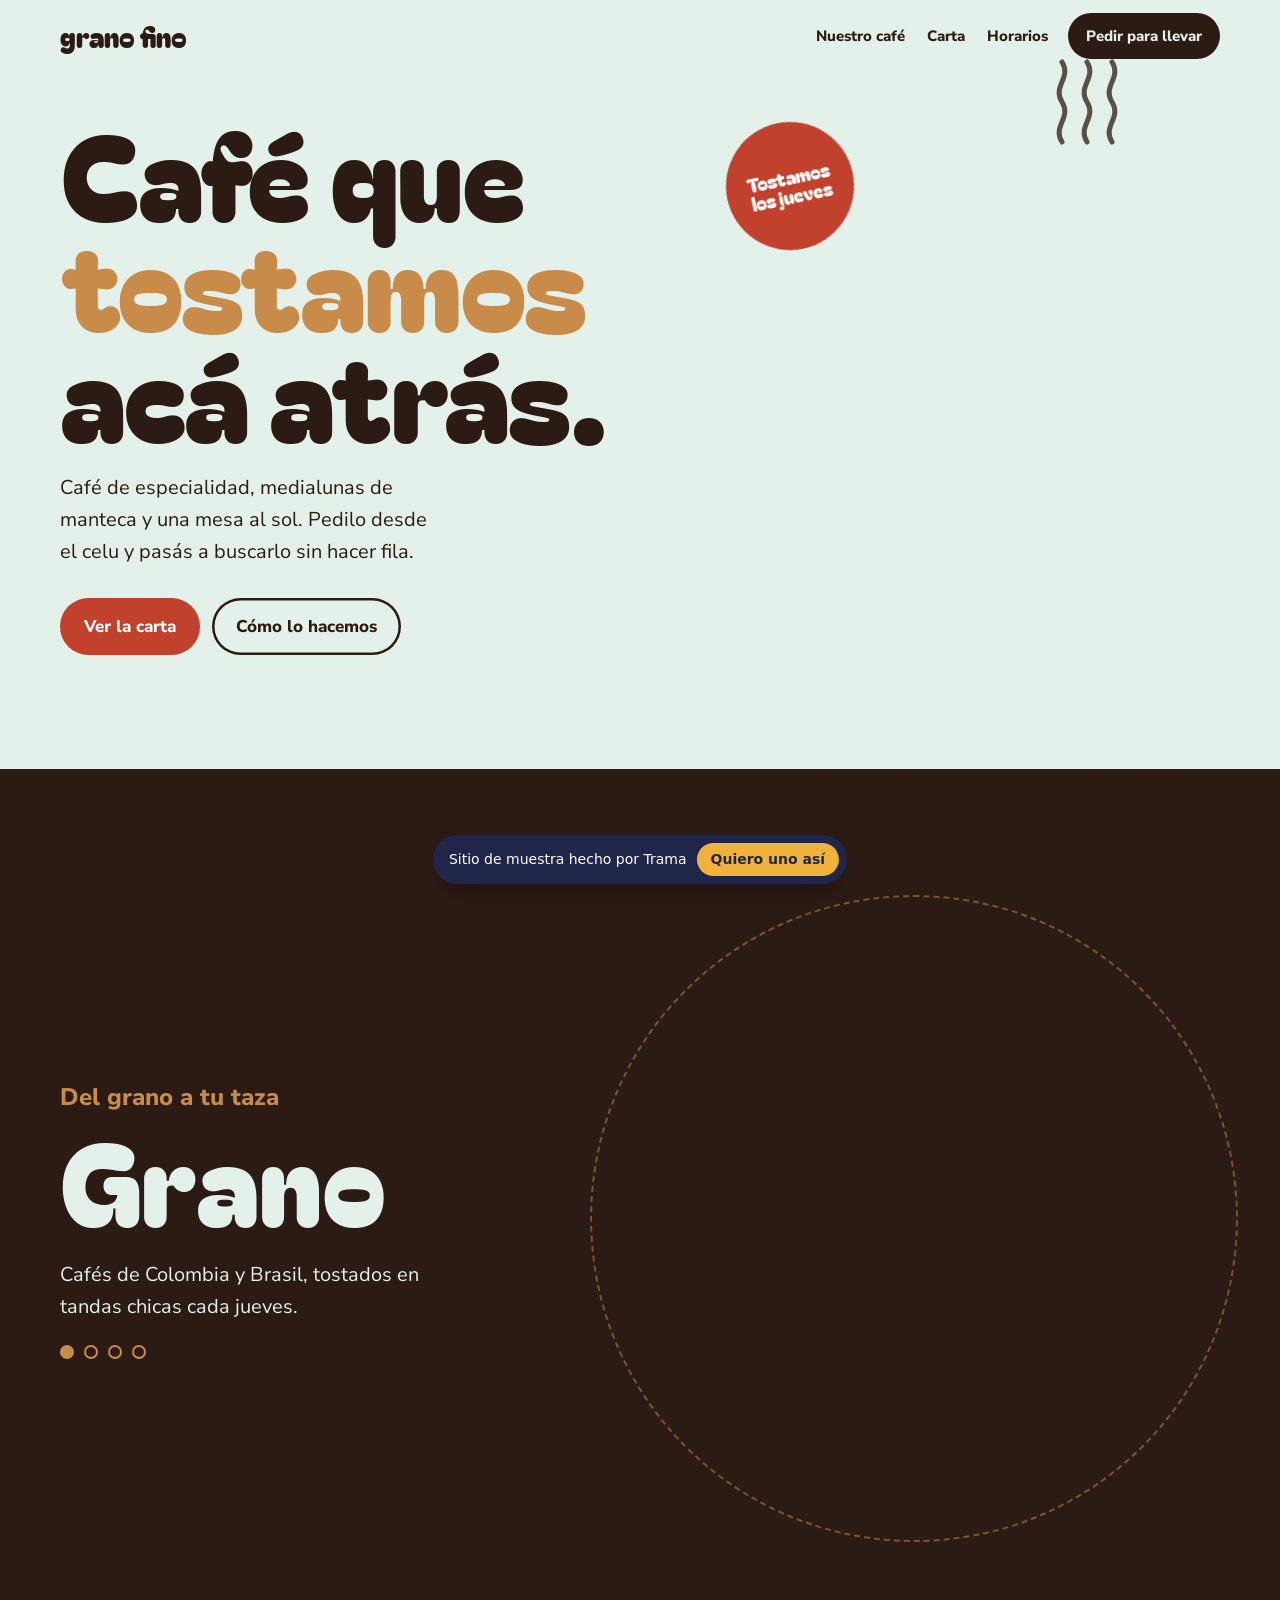
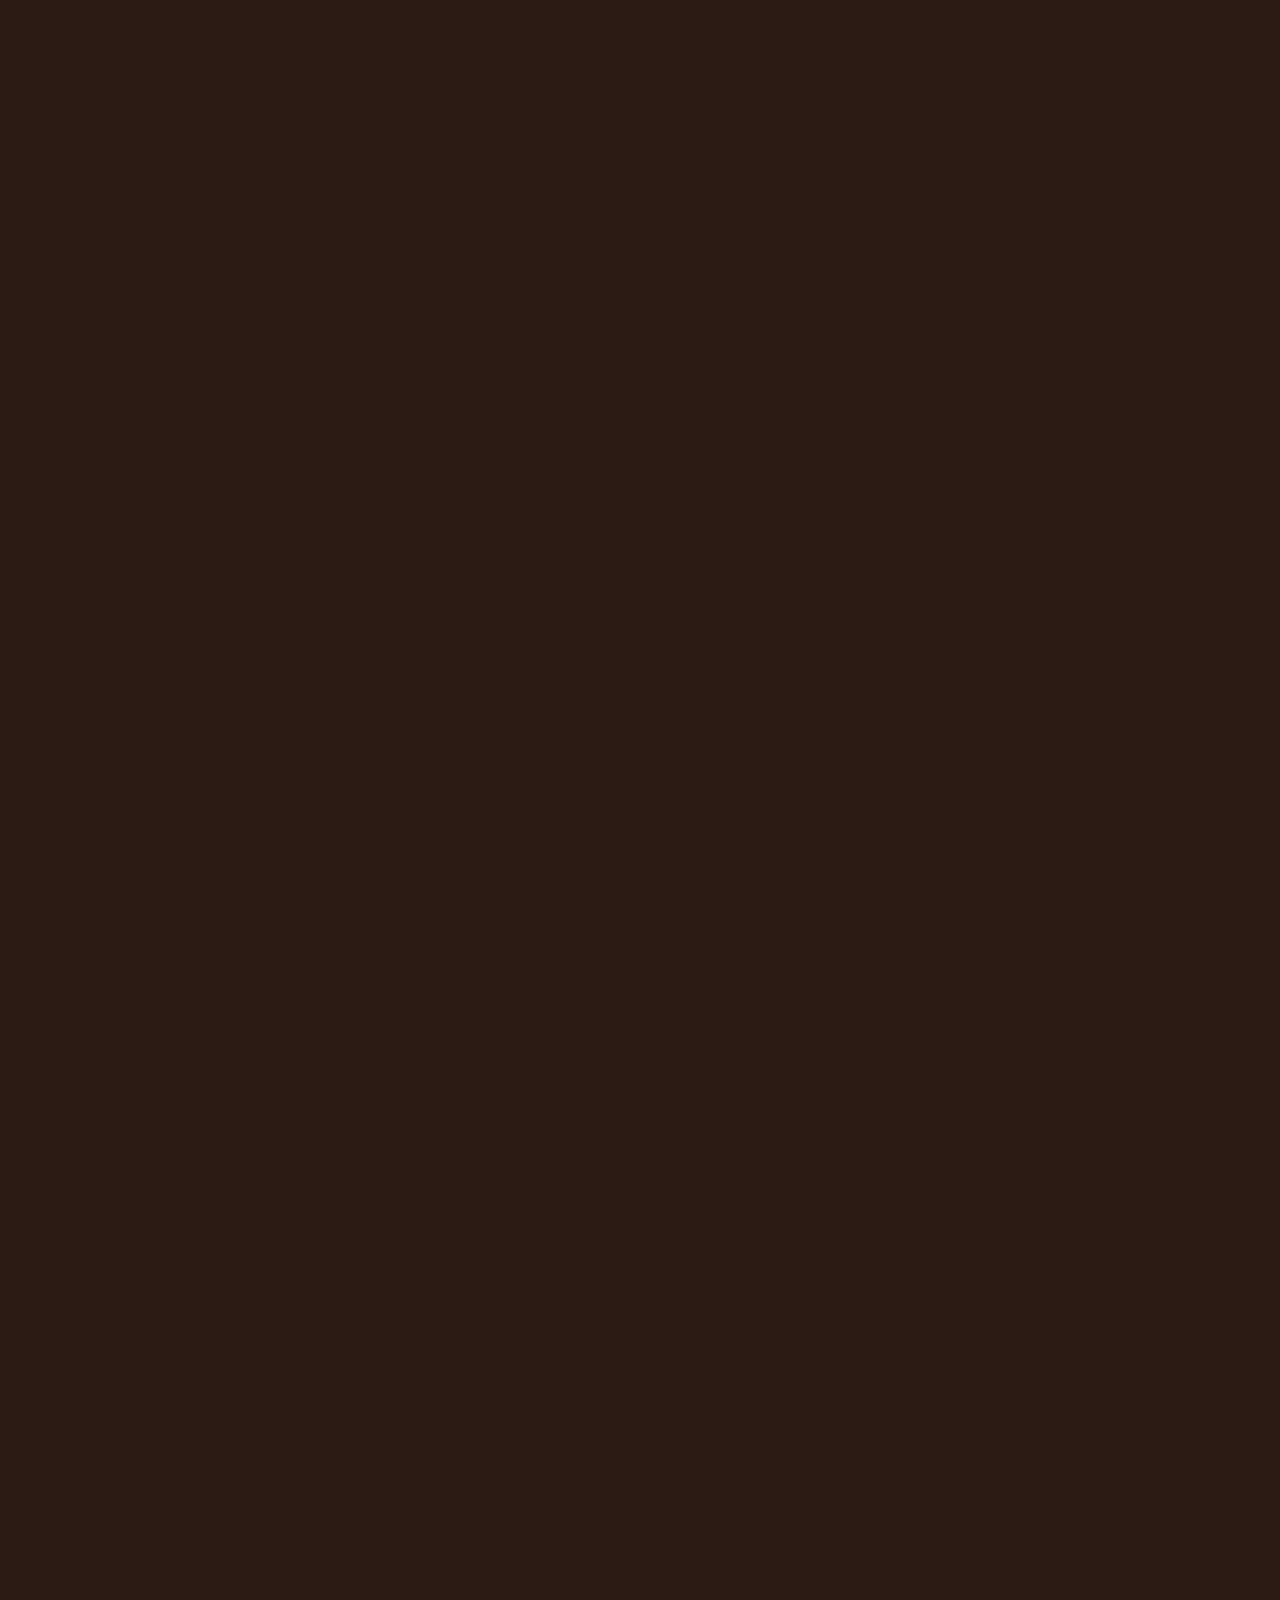
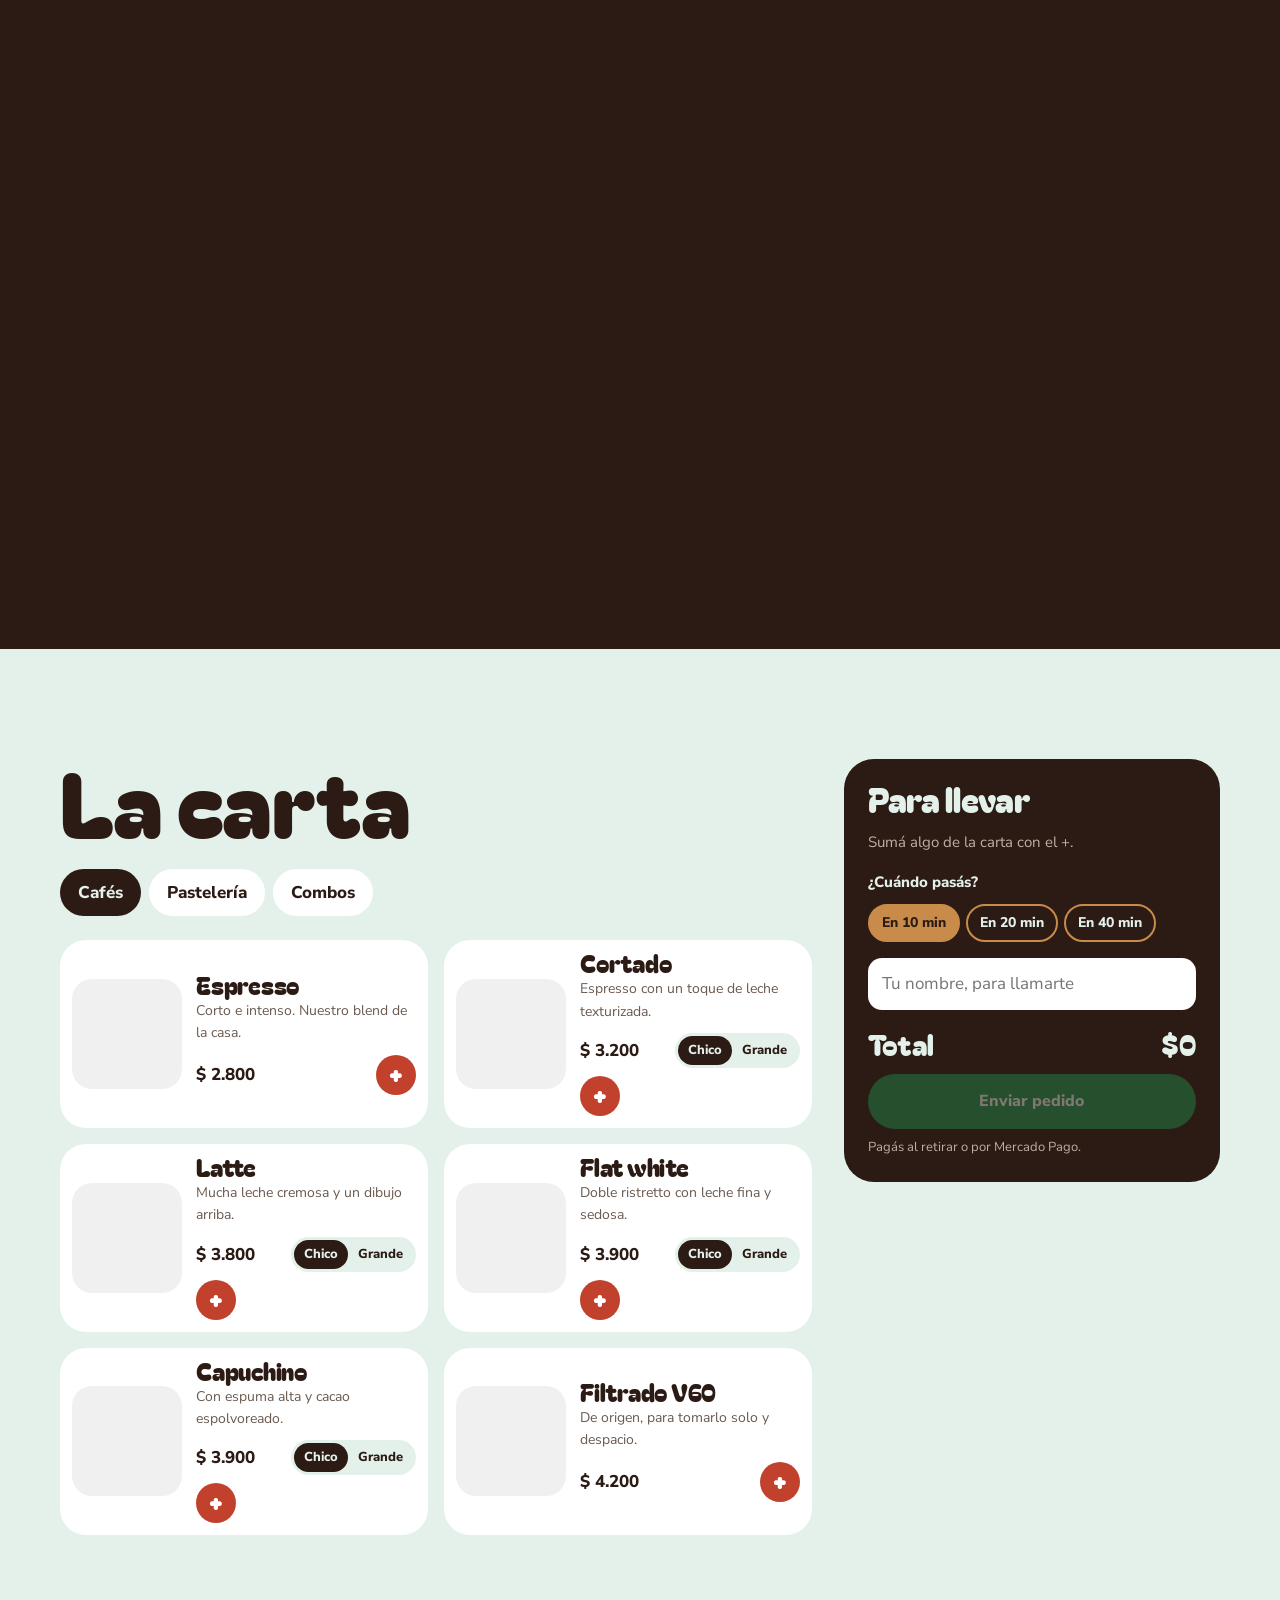
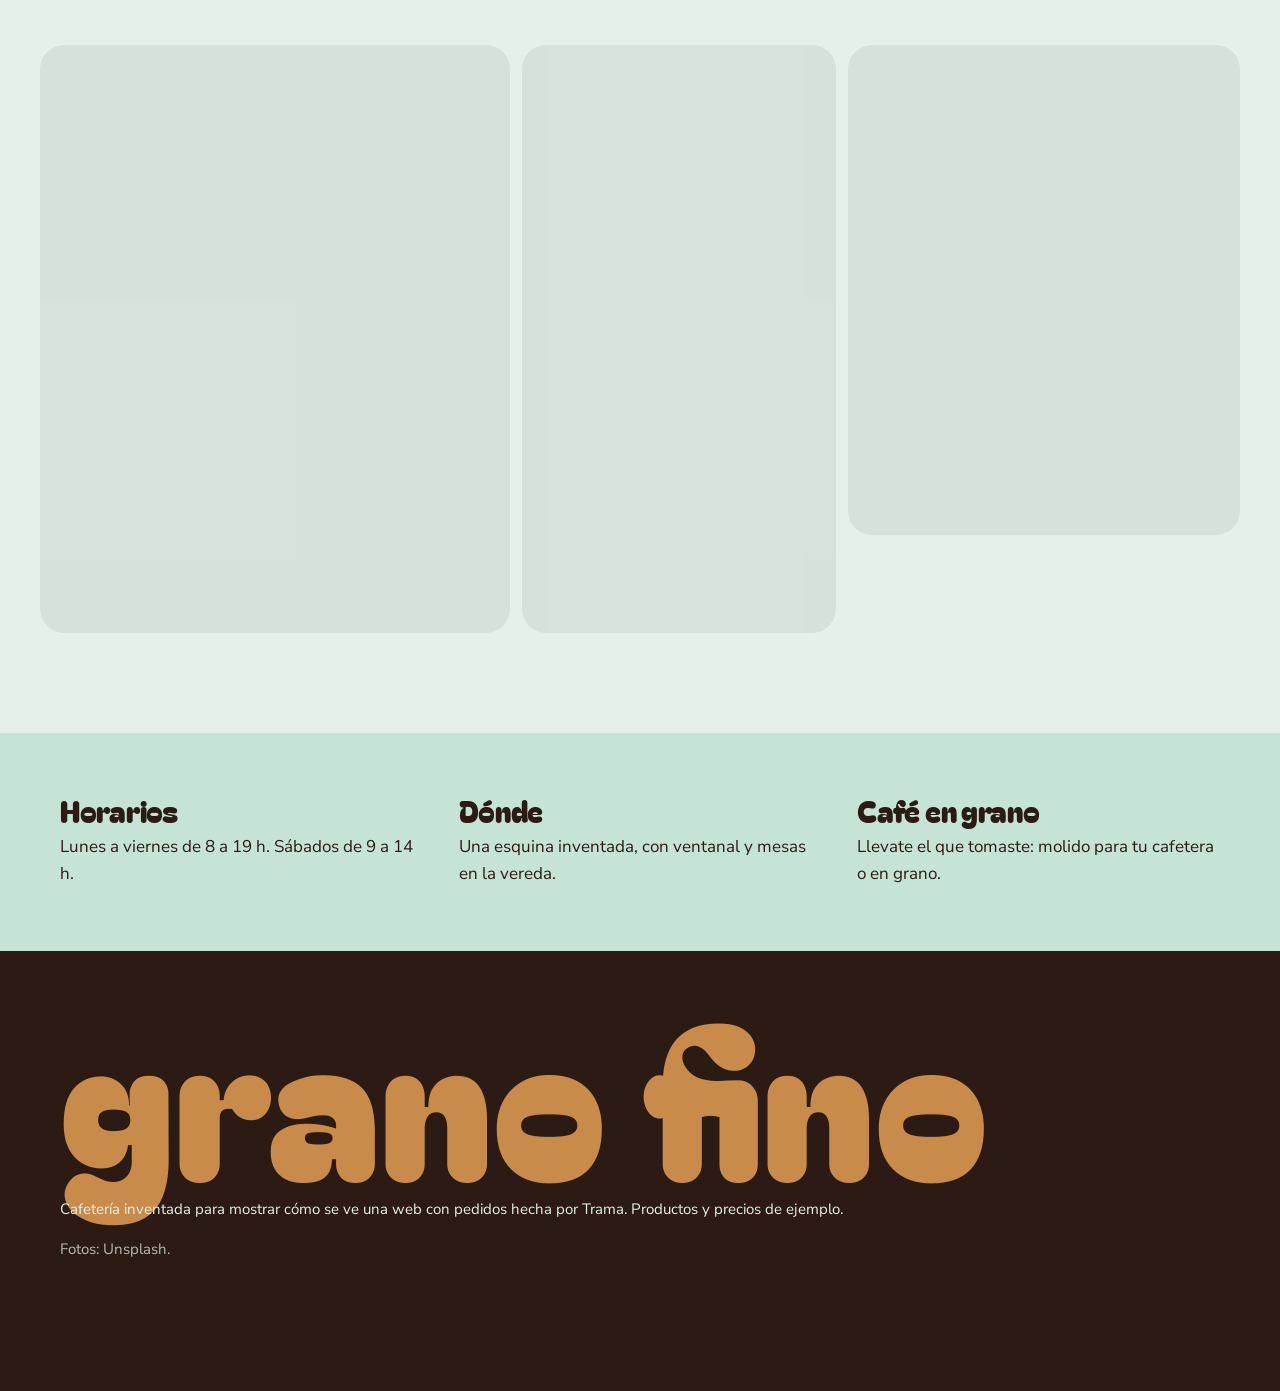
<file: muestras/cafe/index.html>
<!doctype html>
<html lang="es">
<head>
<meta charset="utf-8">
<meta name="viewport" content="width=device-width, initial-scale=1, viewport-fit=cover">
<meta name="robots" content="noindex">
<title>Grano Fino · Café de muestra</title>
<meta name="description" content="Web de muestra para una cafetería, con carta y pedido para retirar. Hecha por Trama.">
<meta name="theme-color" content="#2B1B14">
<link rel="icon" href="data:image/svg+xml,%3Csvg xmlns='http://www.w3.org/2000/svg' viewBox='0 0 64 64'%3E%3Crect width='64' height='64' rx='32' fill='%232B1B14'/%3E%3Cellipse cx='32' cy='32' rx='12' ry='17' fill='%23C98B4A'/%3E%3Cpath d='M32 16c-5 10 5 22 0 32' stroke='%232B1B14' stroke-width='3' fill='none'/%3E%3C/svg%3E">
<link rel="preconnect" href="https://fonts.googleapis.com">
<link rel="preconnect" href="https://fonts.gstatic.com" crossorigin>
<link rel="preconnect" href="https://images.unsplash.com">
<link rel="stylesheet" href="https://fonts.googleapis.com/css2?family=Bagel+Fat+One&family=Nunito+Sans:opsz,wght@6..12,400;6..12,600;6..12,800&display=swap">
<link rel="stylesheet" href="../kit/armado.css">
<style>
:root{
  --espresso:#2B1B14; --espresso-2:#3F2A20; --menta:#E3F1EA; --menta-2:#C6E4D5; --caramelo:#C98B4A; --cereza:#C2412D; --leche:#FFFFFF; --gris:#6A5A50;
  --f-display:"Bagel Fat One",ui-rounded,system-ui,sans-serif;
  --f-texto:"Nunito Sans",ui-sans-serif,system-ui,sans-serif;
  --ease:cubic-bezier(.2,.7,.2,1);
  color-scheme:light;
}
*{box-sizing:border-box}
html{scroll-behavior:smooth}
body{margin:0;background:var(--menta);color:var(--espresso);font:17px/1.6 var(--f-texto);-webkit-font-smoothing:antialiased;overflow-x:hidden}
a{color:inherit}
button,input{font:inherit;color:inherit}
button{cursor:pointer}
h1,h2,h3{font-family:var(--f-display);font-weight:400;margin:0;line-height:.92;letter-spacing:-.01em;text-wrap:balance}
p{margin:0}
.wrap{max-width:1200px;margin:0 auto;padding-inline:20px}
:focus-visible{outline:3px solid var(--cereza);outline-offset:3px;border-radius:6px}

.nav .wrap{display:flex;align-items:center;gap:20px;height:72px}
.logo{font:400 28px/1 var(--f-display);text-decoration:none}
.nav nav{margin-left:auto;display:flex;gap:22px;font-weight:800;font-size:15px}
.nav nav a{text-decoration:none}
.btn{display:inline-flex;align-items:center;gap:10px;border-radius:999px;padding:15px 24px;font-weight:800;text-decoration:none;border:0;transition:transform .3s var(--ease)}
.btn:hover{transform:translateY(-2px) rotate(-1deg)}
.btn-e{background:var(--espresso);color:var(--menta)}
.btn-c{background:var(--cereza);color:#fff}
.btn-b{background:transparent;box-shadow:inset 0 0 0 2.5px currentColor}
.nav .btn{padding:11px 18px;font-size:15px}
@media (max-width:760px){.nav nav{display:none}.nav .btn{margin-left:auto}}

/* héroe */
.heroe{padding:20px 0 90px}
.heroe .wrap{display:grid;grid-template-columns:minmax(0,1.15fr) minmax(0,.85fr);gap:40px;align-items:center}
.heroe h1{font-size:clamp(60px,9.4vw,140px)}
.heroe h1 .c{color:var(--caramelo)}
.heroe p{font-size:20px;max-width:32ch;margin-top:24px}
.acciones{display:flex;gap:12px;flex-wrap:wrap;margin-top:30px}
.taza{position:relative;justify-self:center;width:min(440px,100%)}
.taza .tiras{aspect-ratio:3/4;border-radius:220px;overflow:hidden}
.sticker{position:absolute;left:-36px;top:30px;width:128px;height:128px;border-radius:50%;background:var(--cereza);color:#fff;display:grid;place-items:center;text-align:center;font:400 19px/1 var(--f-display);transform:rotate(-12deg);animation:gira 18s linear infinite}
@keyframes gira{to{transform:rotate(348deg)}}
.vapor{position:absolute;right:16%;top:-34px;width:90px;opacity:.75}
.vapor path{fill:none;stroke:var(--espresso);stroke-width:5;stroke-linecap:round;animation:vapor 3.4s ease-in-out infinite}
.vapor path:nth-child(2){animation-delay:1.1s}.vapor path:nth-child(3){animation-delay:2.2s}
@keyframes vapor{0%{opacity:0;transform:translateY(16px)}40%{opacity:1}100%{opacity:0;transform:translateY(-24px)}}
@media (max-width:860px){.heroe .wrap{grid-template-columns:minmax(0,1fr)}.taza{width:min(300px,78%);order:-1;margin-top:20px}.sticker{left:-24px;width:100px;height:100px;font-size:16px}}

/* proceso */
.proceso{background:var(--espresso);color:var(--menta);position:relative}
.pro-pin{min-height:100svh;display:flex;align-items:center;padding-block:72px;overflow:hidden}
.proceso.fija{height:520vh}
.proceso.fija .pro-pin{position:sticky;top:0;height:100svh;min-height:0}
.pro-grid{display:grid;grid-template-columns:minmax(0,.9fr) minmax(0,1.1fr);gap:48px;align-items:center;width:100%}
.pro-titulo{font-size:clamp(20px,2vw,24px);font-weight:800;color:var(--caramelo)}
.paso-nombre{font:400 clamp(60px,9vw,130px)/.9 var(--f-display);margin-top:10px;min-height:1em}
.paso-nombre span{display:inline-block;animation:salta .5s var(--ease) both}
@keyframes salta{from{transform:translateY(50%) scale(.7);opacity:0}}
.paso-txt{font-size:20px;max-width:30ch;margin-top:18px;min-height:3.2em}
.puntos{display:flex;gap:10px;margin-top:22px}
.puntos i{width:14px;height:14px;border-radius:50%;border:2.5px solid var(--caramelo)}
.puntos i.on{background:var(--caramelo)}
.ventana .mosaico{aspect-ratio:1;width:100%;border-radius:4px}
.ventana{position:relative}
.ventana::before{content:"";position:absolute;inset:-18px;border-radius:50%;border:2px dashed rgba(201,139,74,.5);pointer-events:none}
@media (max-width:860px){.pro-grid{grid-template-columns:minmax(0,1fr);gap:14px}.ventana{order:-1;max-width:290px;justify-self:center;width:100%}.pro-pin{padding-block:44px}.paso-nombre{font-size:52px}.paso-txt{font-size:17px;min-height:4em;margin-top:8px}}

/* carta */
.carta{padding:110px 0 110px}
.carta-grid{display:grid;grid-template-columns:minmax(0,1.6fr) minmax(0,.8fr);gap:32px;align-items:start}
@media (max-width:920px){.carta-grid{grid-template-columns:minmax(0,1fr)}}
.carta h2{font-size:clamp(50px,7vw,96px)}
.pestañas{display:flex;gap:8px;margin:28px 0 24px;flex-wrap:wrap}
.pestañas button{border:0;background:var(--leche);border-radius:999px;padding:10px 18px;font-weight:800}
.pestañas button[aria-pressed="true"]{background:var(--espresso);color:var(--menta)}
.platos{display:grid;grid-template-columns:repeat(2,minmax(0,1fr));gap:16px}
@media (max-width:560px){.platos{grid-template-columns:minmax(0,1fr)}}
.plato{background:var(--leche);border-radius:26px;padding:12px;display:grid;grid-template-columns:110px minmax(0,1fr);gap:14px;align-items:center}
.plato .ft{width:110px;height:110px;border-radius:20px}
.plato h3{font-size:24px}
.plato p{font-size:14px;color:var(--gris);margin-top:4px}
.plato .abajo{display:flex;align-items:center;justify-content:space-between;gap:8px;margin-top:10px;flex-wrap:wrap}
.plato .precio{font-weight:800;font-size:17px}
.tam{display:flex;background:var(--menta);border-radius:999px;padding:3px}
.tam button{border:0;background:transparent;border-radius:999px;padding:4px 10px;font-size:13px;font-weight:800}
.tam button[aria-pressed="true"]{background:var(--espresso);color:var(--menta)}
.mas{width:40px;height:40px;border-radius:50%;border:0;background:var(--cereza);color:#fff;font:400 24px/1 var(--f-display);transition:transform .3s var(--ease)}
.mas:hover{transform:rotate(90deg) scale(1.1)}
.pedido{position:sticky;top:20px;background:var(--espresso);color:var(--menta);border-radius:30px;padding:24px}
.pedido h3{font-size:34px}
.renglones{margin:16px 0;display:flex;flex-direction:column;gap:10px;max-height:300px;overflow:auto}
.renglon{display:flex;align-items:center;gap:10px;font-size:15px}
.renglon span{flex:1}
.renglon button{width:28px;height:28px;border-radius:50%;border:2px solid var(--caramelo);background:transparent;color:var(--menta);font-weight:800;line-height:1}
.vacio{color:#BFAFA4;font-size:15px}
.retiro{display:flex;gap:6px;flex-wrap:wrap;margin:10px 0}
.retiro button{border:2px solid var(--caramelo);background:transparent;color:var(--menta);border-radius:999px;padding:6px 12px;font-size:14px;font-weight:800}
.retiro button[aria-pressed="true"]{background:var(--caramelo);color:var(--espresso)}
.pedido input{width:100%;border:0;border-radius:14px;padding:12px 14px;margin:6px 0 4px}
.total{display:flex;justify-content:space-between;font:400 28px/1 var(--f-display);margin:16px 0}
.enviar{width:100%;border:0;border-radius:999px;padding:15px;background:#1F9D55;color:#fff;font-weight:800;font-size:16px}
.enviar:disabled{opacity:.4;cursor:not-allowed}
.burbuja{background:#DCF8C6;color:#1b2a1f;border-radius:14px 14px 4px 14px;padding:12px 14px;font-size:14px;white-space:pre-wrap;margin-top:14px;display:none}
.burbuja.on{display:block}
.chico{font-size:13px;color:#BFAFA4;margin-top:8px}

.galeria{display:grid;grid-template-columns:1.2fr .8fr 1fr;gap:12px;padding:0 20px 100px;max-width:1240px;margin:0 auto}
.galeria .ft{border-radius:24px;aspect-ratio:4/5}
.galeria .ft:nth-child(2){aspect-ratio:auto;height:100%}
@media (max-width:700px){.galeria{grid-template-columns:1fr 1fr}.galeria .ft:nth-child(3){display:none}}
.info{background:var(--menta-2);padding:64px 0}
.info .wrap{display:grid;grid-template-columns:repeat(3,minmax(0,1fr));gap:36px}
.info h3{font-size:30px;margin-bottom:8px}
@media (max-width:760px){.info .wrap{grid-template-columns:minmax(0,1fr)}}
.pie{background:var(--espresso);color:var(--menta);padding:56px 0 130px}
.pie .gr{font:400 clamp(70px,16vw,230px)/.85 var(--f-display);color:var(--caramelo)}
.pie p{margin-top:16px;font-size:15px}
.ir-pedido{display:none}
@media (max-width:920px){.ir-pedido{position:fixed;left:50%;bottom:72px;transform:translate(-50%,0);z-index:34;background:var(--espresso);color:var(--menta);border-radius:999px;padding:12px 20px;font-weight:800;text-decoration:none;box-shadow:0 14px 30px -12px rgba(0,0,0,.5)}.ir-pedido.on{display:block}}
.volador{position:fixed;z-index:60;width:64px;height:64px;border-radius:50%;background-size:cover;background-position:center;pointer-events:none}
@media (prefers-reduced-motion:reduce){*{animation:none!important;transition:none!important;scroll-behavior:auto!important}}
</style>
</head>
<body>
<header class="nav">
  <div class="wrap">
    <a class="logo" href="#">grano fino</a>
    <nav aria-label="Secciones"><a href="#proceso">Nuestro café</a><a href="#carta">Carta</a><a href="#info">Horarios</a></nav>
    <a class="btn btn-e" href="#carta">Pedir para llevar</a>
  </div>
</header>

<main>
<section class="heroe">
  <div class="wrap">
    <div>
      <h1>Café que <span class="c">tostamos</span> acá atrás.</h1>
      <p>Café de especialidad, medialunas de manteca y una mesa al sol. Pedilo desde el celu y pasás a buscarlo sin hacer fila.</p>
      <div class="acciones"><a class="btn btn-c" href="#carta">Ver la carta</a><a class="btn btn-b" href="#proceso">Cómo lo hacemos</a></div>
    </div>
    <div class="taza">
      <svg class="vapor" viewBox="0 0 90 90" aria-hidden="true"><path d="M20 84c-10-16 10-24 0-40s10-24 0-40"/><path d="M45 84c-10-16 10-24 0-40s10-24 0-40"/><path d="M70 84c-10-16 10-24 0-40s10-24 0-40"/></svg>
      <div id="tirasHeroe" role="img" aria-label="Barista sirviendo café"></div>
      <div class="sticker">Tostamos<br>los jueves</div>
    </div>
  </div>
</section>

<section class="proceso" id="proceso" aria-label="Cómo preparamos el café">
  <div class="pro-pin">
    <div class="wrap pro-grid">
      <div class="sobre">
        <div class="pro-titulo">Del grano a tu taza</div>
        <div class="paso-nombre" id="pasoNombre" aria-live="polite"></div>
        <p class="paso-txt" id="pasoTxt"></p>
        <div class="puntos" aria-hidden="true"><i class="on"></i><i></i><i></i><i></i></div>
      </div>
      <div class="ventana"><div id="mosaicoPro" role="img" aria-label="Fotos del proceso del café"></div></div>
    </div>
  </div>
</section>

<section class="carta" id="carta">
  <div class="wrap carta-grid">
    <div>
      <h2>La carta</h2>
      <div class="pestañas" id="pestañas" role="group" aria-label="Sección de la carta"></div>
      <div class="platos" id="platos"></div>
    </div>
    <aside class="pedido" id="pedido" aria-label="Tu pedido">
      <h3>Para llevar</h3>
      <div class="renglones" id="renglones"><p class="vacio">Sumá algo de la carta con el +.</p></div>
      <div style="font-weight:800;font-size:15px">¿Cuándo pasás?</div>
      <div class="retiro" id="retiro" role="group" aria-label="Horario de retiro"><button aria-pressed="true" data-m="10">En 10 min</button><button aria-pressed="false" data-m="20">En 20 min</button><button aria-pressed="false" data-m="40">En 40 min</button></div>
      <input id="nombre" placeholder="Tu nombre, para llamarte" autocomplete="given-name">
      <div class="total"><span>Total</span><span id="total">$0</span></div>
      <button class="enviar" id="enviar" disabled>Enviar pedido</button>
      <div class="burbuja" id="burbuja" aria-live="polite"></div>
      <p class="chico" id="chico">Pagás al retirar o por Mercado Pago.</p>
    </aside>
  </div>
</section>

<div class="galeria" aria-hidden="true"><div class="ft" id="g1" data-cortes="4"></div><div class="ft" id="g2" data-cortes="4"></div><div class="ft" id="g3" data-cortes="4"></div></div>

<section class="info" id="info">
  <div class="wrap">
    <div><h3>Horarios</h3><p>Lunes a viernes de 8 a 19 h. Sábados de 9 a 14 h.</p></div>
    <div><h3>Dónde</h3><p>Una esquina inventada, con ventanal y mesas en la vereda.</p></div>
    <div><h3>Café en grano</h3><p>Llevate el que tomaste: molido para tu cafetera o en grano.</p></div>
  </div>
</section>
</main>

<footer class="pie"><div class="wrap"><div class="gr">grano fino</div><p>Cafetería inventada para mostrar cómo se ve una web con pedidos hecha por Trama. Productos y precios de ejemplo.</p><p class="creditos">Fotos: Unsplash.</p></div></footer>
<a class="ir-pedido" id="irPedido" href="#pedido">Ver mi pedido</a>
<div class="trama"><span>Sitio de muestra hecho por Trama</span><a href="https://trama-dev.netlify.app/#proyectos">Quiero uno así</a></div>

<script src="../kit/armado.js"></script>
<script>
(function(){
var A=Armado,F=A.foto,reduce=A.reduce;
function $(s){return document.querySelector(s)}
var fmt=new Intl.NumberFormat('es-AR',{style:'currency',currency:'ARS',maximumFractionDigits:0});

A.tiras($('#tirasHeroe'),F('1596018589878-217d8603c4c6',1000),4);
$('#g1').setAttribute('data-foto',F('1511081692775-05d0f180a065',900));
$('#g2').setAttribute('data-foto',F('1623334044303-241021148842',700));
$('#g3').setAttribute('data-foto',F('1567880905822-56f8e06fe630',900));
A.cortes(document.querySelector('.galeria'));

/* proceso */
var PASOS=[
 ['Grano','Cafés de Colombia y Brasil, tostados en tandas chicas cada jueves.','1511920170033-f8396924c348'],
 ['Molienda','Molemos justo antes de preparar, para que no pierda aroma.','1545418314-7ce0b9b53901'],
 ['Leche','Texturizada a 65 °C: cremosa, dulce y sin quemar.','1559001724-fbad036dbc9e'],
 ['Mesa','Y la parte más importante: sentarte un rato a disfrutarlo.','1521017432531-fbd92d768814']];
var sec=$('#proceso'),puntos=[].slice.call(sec.querySelectorAll('.puntos i')),act=-1;
var mos=A.mosaico($('#mosaicoPro'),PASOS.map(function(x){return F(x[2],1100)}),{cols:6,rows:6,semilla:3});
function paso(i){if(i===act)return;act=i;$('#pasoNombre').innerHTML=PASOS[i][0].split('').map(function(c,k){return '<span style="animation-delay:'+(k*.04)+'s">'+c+'</span>'}).join('');$('#pasoTxt').textContent=PASOS[i][1];puntos.forEach(function(e,k){e.classList.toggle('on',k<=i)});}
A.fija(sec,function(p){var r=mos(p);paso(r.foto);});

/* carta */
var C={
 'Cafés':[
  {n:'Espresso',d:'Corto e intenso. Nuestro blend de la casa.',p:2800,f:'1503240778100-fd245e17a273',tam:0},
  {n:'Cortado',d:'Espresso con un toque de leche texturizada.',p:3200,f:'1650097364104-eef0e54af0da',tam:1},
  {n:'Latte',d:'Mucha leche cremosa y un dibujo arriba.',p:3800,f:'1559001724-fbad036dbc9e',tam:1},
  {n:'Flat white',d:'Doble ristretto con leche fina y sedosa.',p:3900,f:'1593443320739-77f74939d0da',tam:1},
  {n:'Capuchino',d:'Con espuma alta y cacao espolvoreado.',p:3900,f:'1563311977-d285756282dc',tam:1},
  {n:'Filtrado V60',d:'De origen, para tomarlo solo y despacio.',p:4200,f:'1579265898841-79c7890d69cf',tam:0}],
 'Pastelería':[
  {n:'Medialunas',d:'De manteca, tres por porción.',p:3300,f:'1623334044303-241021148842'},
  {n:'Pain au chocolat',d:'Hojaldre con dos barras de chocolate amargo.',p:3600,f:'1597528662465-55ece5734101'},
  {n:'Tarta de frutos rojos',d:'Crema pastelera y frutas frescas.',p:5200,f:'1702742322469-36315505728f'},
  {n:'Muffin de chocolate',d:'Con corazón de avellanas.',p:3400,f:'1603532648955-039310d9ed75'}],
 'Combos':[
  {n:'Desayuno clásico',d:'Café con leche y dos medialunas.',p:5600,f:'1515823662972-da6a2e4d3002'},
  {n:'Merienda dulce',d:'Latte grande y una porción de tarta.',p:8200,f:'1534432182912-63863115e106'}]};
var pest=$('#pestañas'),platos=$('#platos'),actual='Cafés',tams={};
Object.keys(C).forEach(function(k){var b=document.createElement('button');b.textContent=k;b.setAttribute('aria-pressed',k===actual);b.onclick=function(){actual=k;[].forEach.call(pest.children,function(x){x.setAttribute('aria-pressed',x===b)});pintarCarta();};pest.appendChild(b);});
function precio(it){return it.p+(tams[it.n]?700:0);}
function pintarCarta(){platos.innerHTML='';C[actual].forEach(function(it){var el=document.createElement('article');el.className='plato';
  el.innerHTML='<div class="ft" data-foto="'+F(it.f,300)+'" data-cortes="3"></div><div><h3>'+it.n+'</h3><p>'+it.d+'</p><div class="abajo"><span class="precio">'+fmt.format(precio(it))+'</span>'+
    (it.tam?'<div class="tam" role="group" aria-label="Tamaño"><button aria-pressed="'+!tams[it.n]+'" data-t="0">Chico</button><button aria-pressed="'+!!tams[it.n]+'" data-t="1">Grande</button></div>':'')+
    '<button class="mas" aria-label="Sumar '+it.n+'">+</button></div></div>';
  el.querySelector('.mas').onclick=function(){sumar(it,el)};
  [].forEach.call(el.querySelectorAll('.tam button'),function(b){b.onclick=function(){tams[it.n]=b.dataset.t==='1';pintarCarta();}});
  platos.appendChild(el);});A.cortes(platos);}
pintarCarta();
var ped=[];
function sumar(it,el){var nombre=it.n+(it.tam?(tams[it.n]?' grande':' chico'):''),ex=ped.filter(function(x){return x.n===nombre})[0];
  if(ex)ex.q++;else ped.push({n:nombre,p:precio(it),q:1});
  if(!reduce){var r=el.querySelector('.ft').getBoundingClientRect(),c=$('#total').getBoundingClientRect();var v=document.createElement('div');v.className='volador';v.style.backgroundImage='url("'+F(it.f,200)+'")';v.style.left=r.left+23+'px';v.style.top=r.top+23+'px';document.body.appendChild(v);
    var dx=c.left-r.left,dy=c.top-r.top;if(Math.abs(dy)>innerHeight){v.remove();}else v.animate([{transform:'scale(1)'},{transform:'translate('+dx*.5+'px,'+(dy*.5-90)+'px) scale(.9)',offset:.5},{transform:'translate('+dx+'px,'+dy+'px) scale(.2)',opacity:.4}],{duration:700,easing:'cubic-bezier(.5,0,.6,1)'}).onfinish=function(){v.remove()};}
  pintarPedido();}
var minutos=10;
$('#retiro').addEventListener('click',function(e){var b=e.target.closest('button');if(!b)return;minutos=+b.dataset.m;[].forEach.call(this.children,function(x){x.setAttribute('aria-pressed',x===b)});});
$('#nombre').addEventListener('input',pintarPedido);
function pintarPedido(){var R=$('#renglones'),t=0;R.innerHTML='';ped.forEach(function(x,i){t+=x.p*x.q;var d=document.createElement('div');d.className='renglon';d.innerHTML='<span>'+x.q+' × '+x.n+'</span><b>'+fmt.format(x.p*x.q)+'</b><button data-i="'+i+'" aria-label="Quitar uno">−</button>';R.appendChild(d);});
  if(!ped.length)R.innerHTML='<p class="vacio">Sumá algo de la carta con el +.</p>';$('#total').textContent=fmt.format(t);$('#enviar').disabled=!ped.length;var q=ped.reduce(function(a,x){return a+x.q},0);$('#irPedido').classList.toggle('on',q>0);$('#irPedido').textContent='Ver mi pedido ('+q+') · '+fmt.format(t);$('#burbuja').classList.remove('on');}
$('#renglones').addEventListener('click',function(e){var i=e.target.dataset.i;if(i===undefined)return;ped[i].q--;if(!ped[i].q)ped.splice(i,1);pintarPedido();});
$('#enviar').onclick=function(){var h=new Date(Date.now()+minutos*60000),hh=('0'+h.getHours()).slice(-2)+':'+('0'+h.getMinutes()).slice(-2),t=0,n=$('#nombre').value.trim()||'(tu nombre)';
  var l=['¡Hola Grano Fino! Pedido para llevar:',''];ped.forEach(function(x){t+=x.p*x.q;l.push('• '+x.q+' × '+x.n)});l.push('','Total: '+fmt.format(t),'Paso a retirar a las '+hh,'A nombre de: '+n);
  var b=$('#burbuja');b.textContent=l.join('\n');b.classList.add('on');$('#chico').textContent='En una web real, esto le llega a la cafetería por WhatsApp.';};
})();
</script>
<script defer src="https://web-production-a459e.up.railway.app/trama/tracker.js"></script>
</body>
</html>
</file>
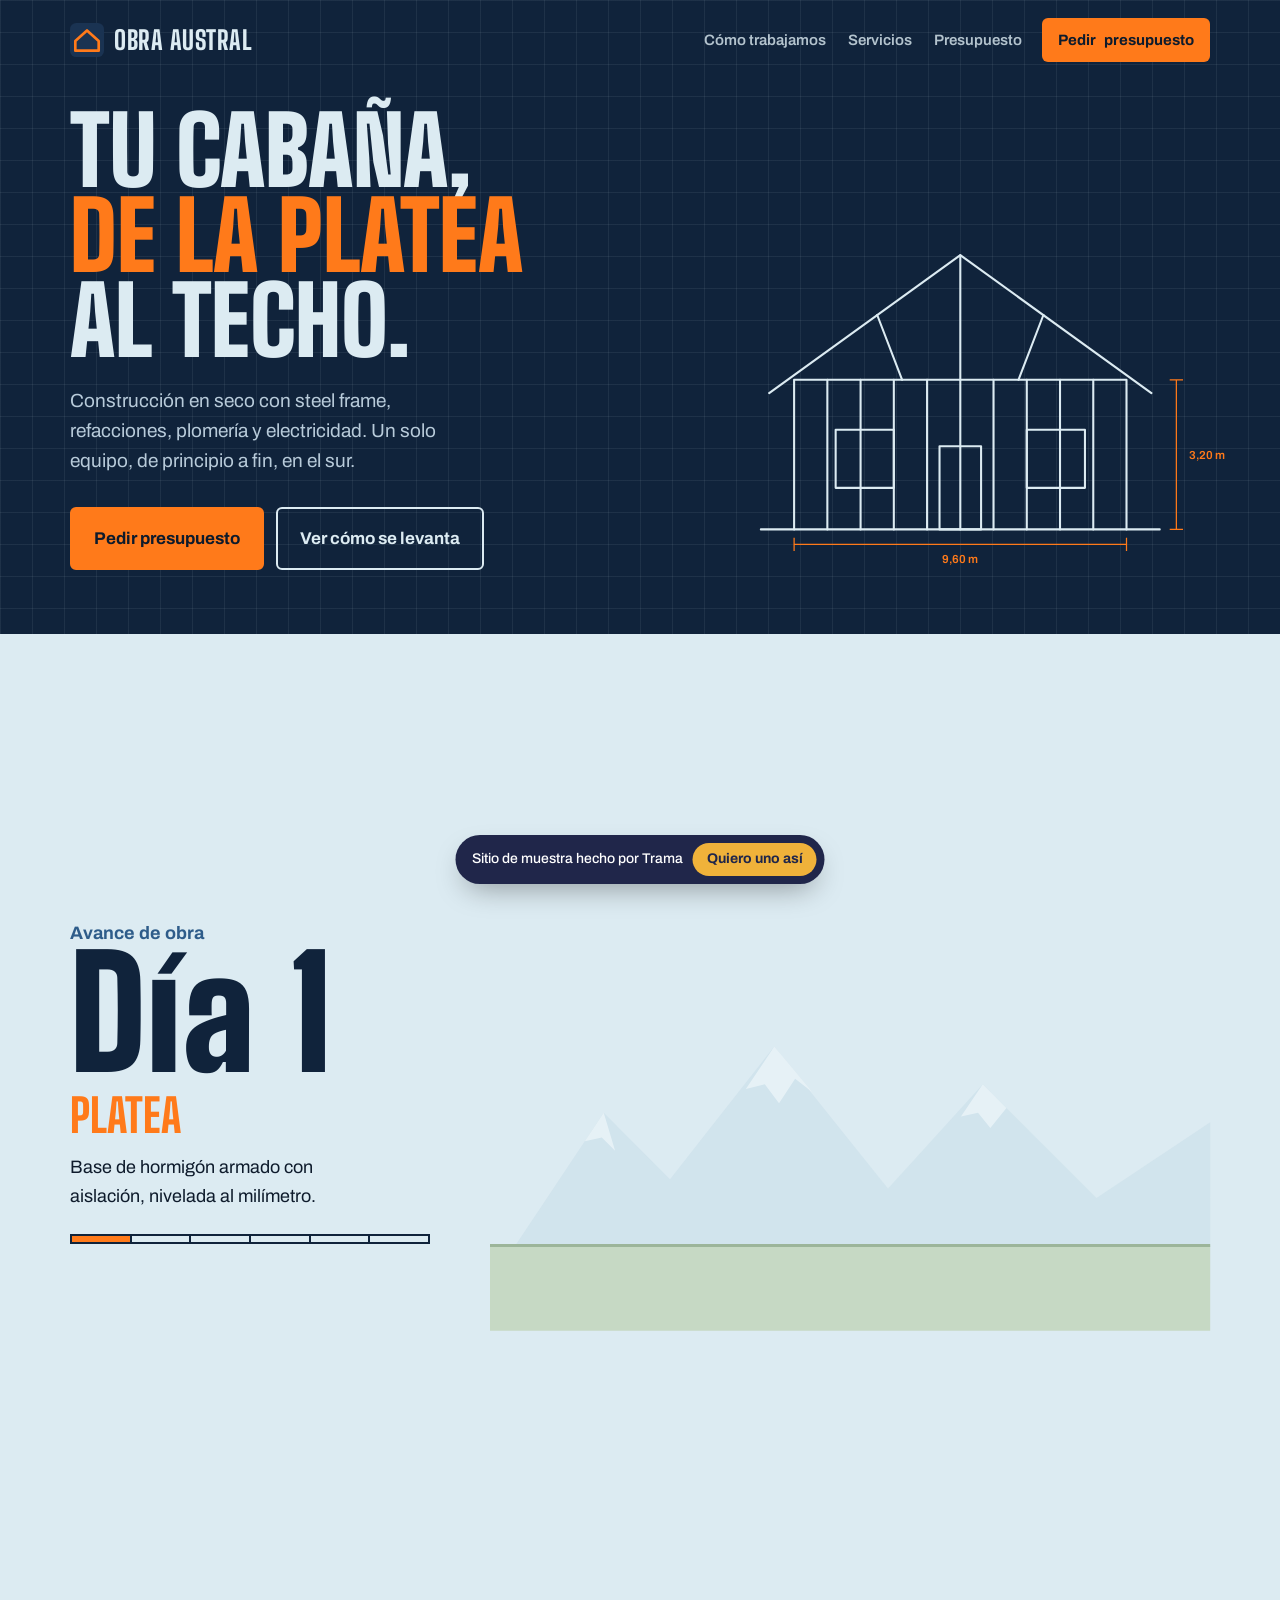
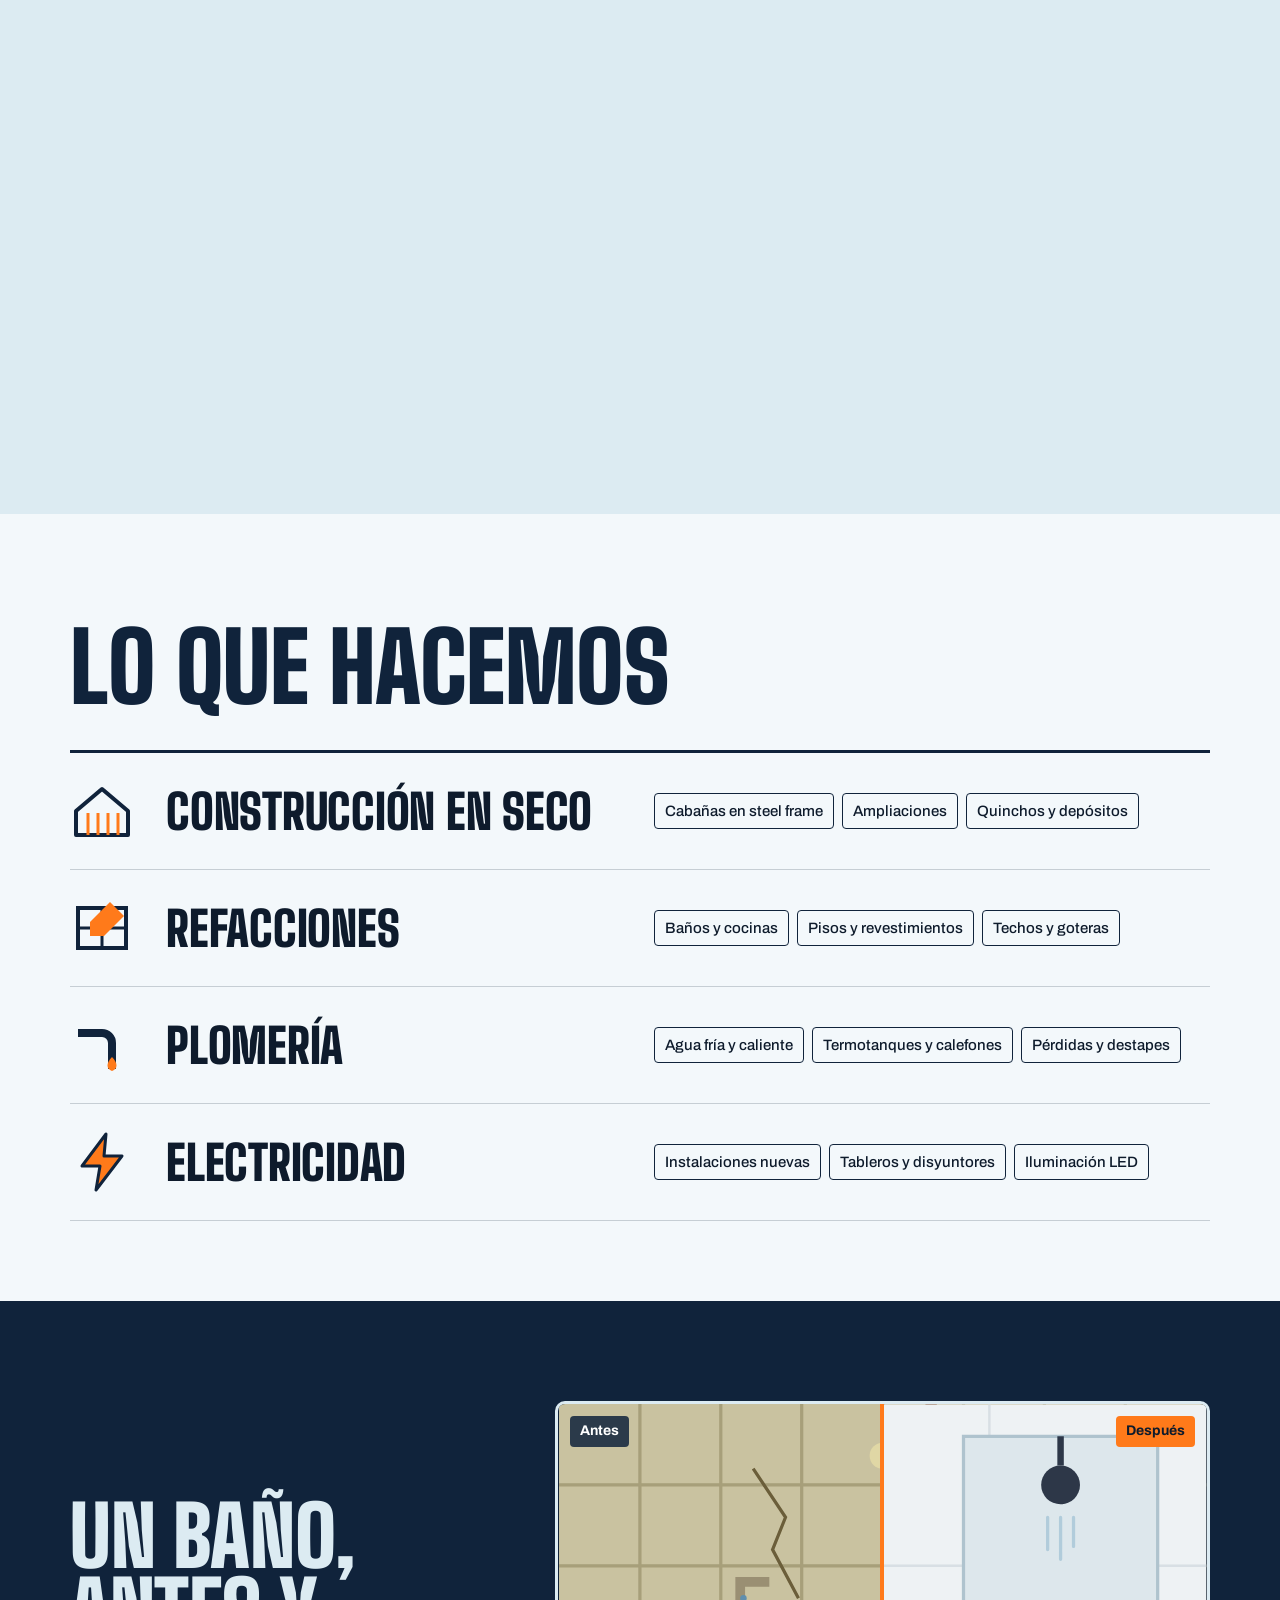
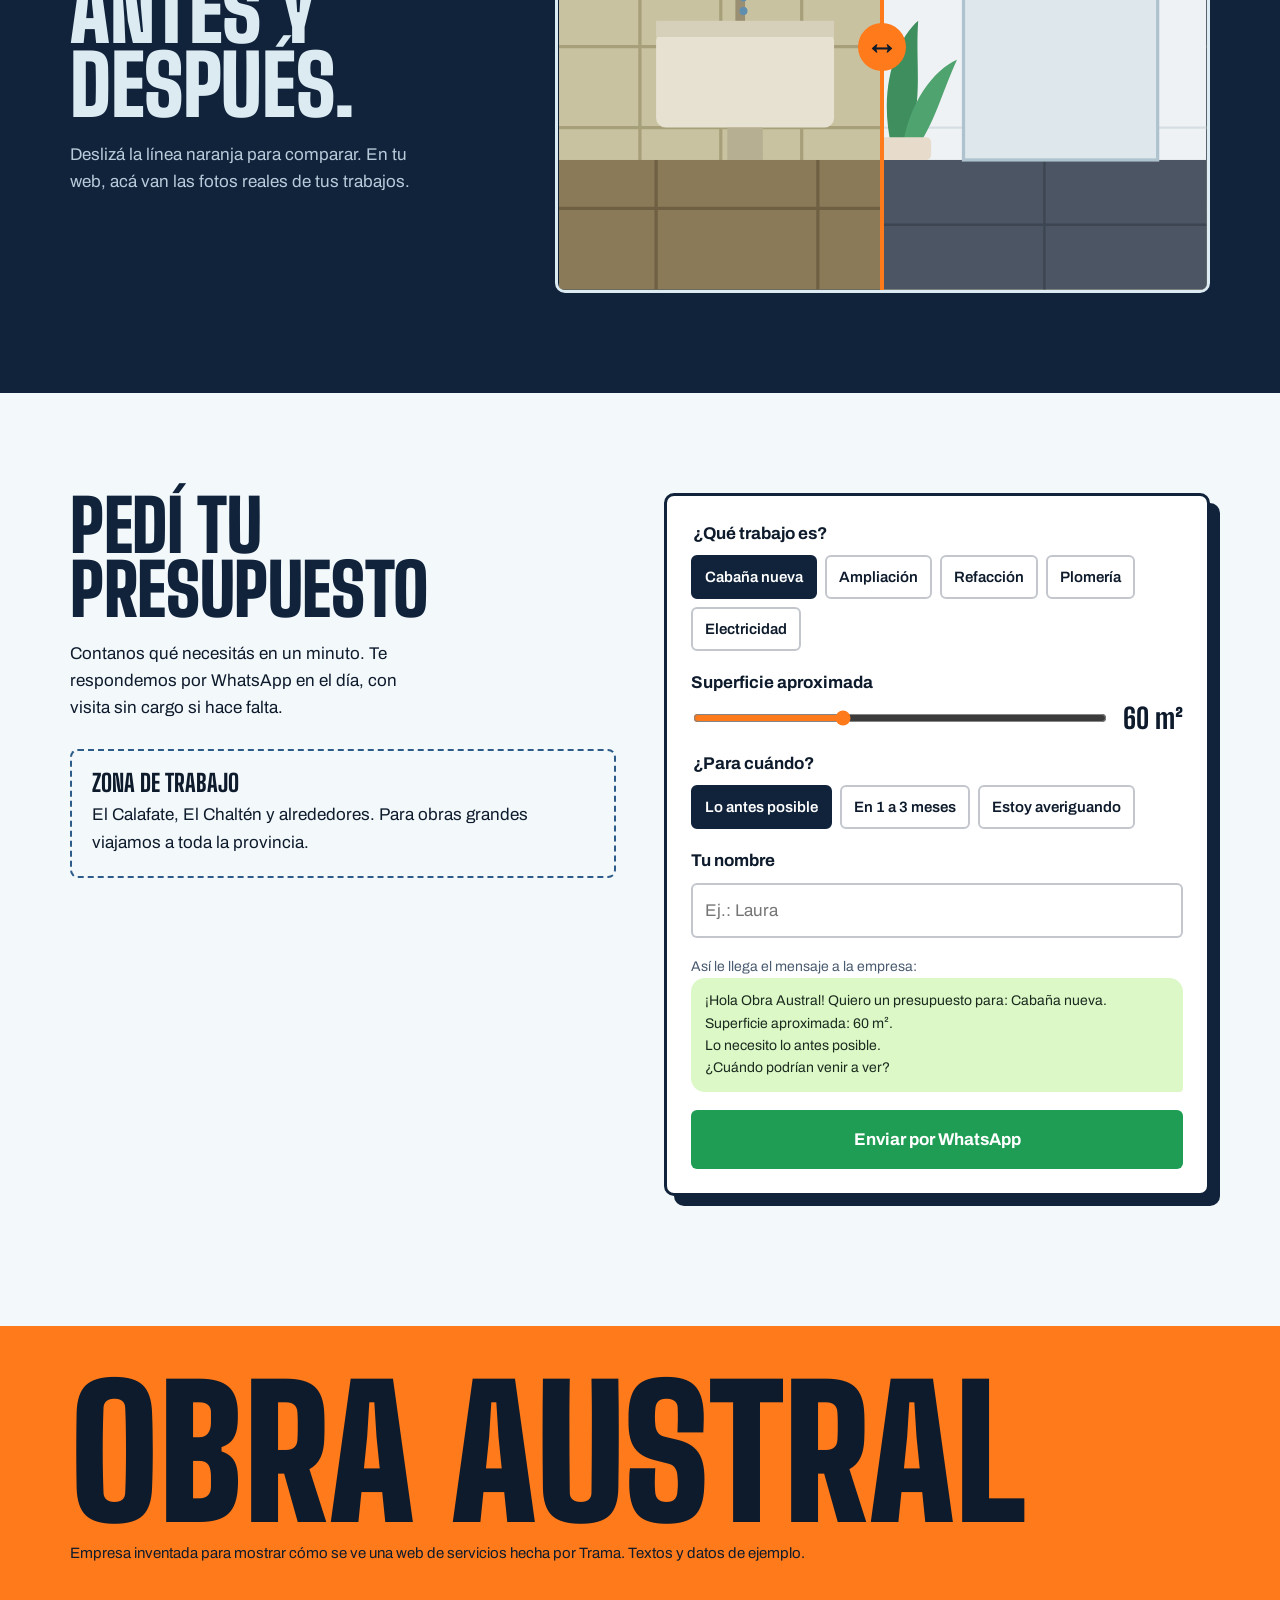
<file: muestras/construccion/index.html>
<!doctype html>
<html lang="es">
<head>
<meta charset="utf-8">
<meta name="viewport" content="width=device-width, initial-scale=1, viewport-fit=cover">
<meta name="robots" content="noindex">
<title>Obra Austral · Sitio de muestra</title>
<meta name="description" content="Web de muestra para una empresa de construcción en seco y servicios. Hecha por Trama.">
<meta name="theme-color" content="#10233B">
<link rel="icon" href="data:image/svg+xml,%3Csvg xmlns='http://www.w3.org/2000/svg' viewBox='0 0 64 64'%3E%3Crect width='64' height='64' rx='12' fill='%2310233B'/%3E%3Cpath d='M10 34L32 14l22 20v18H10z' fill='none' stroke='%23FF7A1A' stroke-width='5' stroke-linejoin='round'/%3E%3C/svg%3E">
<link rel="preconnect" href="https://fonts.googleapis.com">
<link rel="preconnect" href="https://fonts.gstatic.com" crossorigin>
<link rel="stylesheet" href="https://fonts.googleapis.com/css2?family=Big+Shoulders+Display:wght@700;800;900&family=Archivo:wght@400;500;600;700&display=swap">
<style>
:root{
  --noche:#10233B; --noche-2:#1A3352; --plano:#2E5C8A; --glaciar:#DCEBF2; --hielo:#F3F8FB; --acero:#9AA8B6;
  --naranja:#FF7A1A; --osb:#D9A766; --tinta:#0E1B2C;
  --f-display:"Big Shoulders Display",Impact,ui-sans-serif,sans-serif;
  --f-texto:"Archivo",ui-sans-serif,system-ui,sans-serif;
  --ease:cubic-bezier(.2,.7,.2,1);
  color-scheme:light;
}
*{box-sizing:border-box}
html{scroll-behavior:smooth}
body{margin:0;background:var(--hielo);color:var(--tinta);font:17px/1.6 var(--f-texto);-webkit-font-smoothing:antialiased;overflow-x:hidden}
svg{display:block;max-width:100%}
a{color:inherit}
button,input,select{font:inherit;color:inherit}
button{cursor:pointer}
h1,h2,h3{margin:0;font-family:var(--f-display);font-weight:900;line-height:.9;letter-spacing:-.005em;text-wrap:balance}
p{margin:0}
.wrap{max-width:1180px;margin:0 auto;padding-inline:20px}
:focus-visible{outline:3px solid var(--naranja);outline-offset:3px}

/* héroe tipo plano */
.heroe{background:var(--noche);color:var(--glaciar);position:relative;overflow:hidden;
  background-image:linear-gradient(rgba(220,235,242,.07) 1px,transparent 1px),linear-gradient(90deg,rgba(220,235,242,.07) 1px,transparent 1px);background-size:32px 32px}
.barra{display:flex;align-items:center;gap:20px;padding-block:18px}
.marca{display:flex;align-items:center;gap:10px;font:800 26px/1 var(--f-display);text-decoration:none;letter-spacing:.02em;white-space:nowrap}
.marca svg{width:34px;height:34px}
.barra nav{margin-left:auto;display:flex;gap:22px;font-weight:600;font-size:15px}
.barra nav a{text-decoration:none;opacity:.8}
.llamar{display:inline-flex;align-items:center;gap:8px;background:var(--naranja);color:var(--tinta);font-weight:700;text-decoration:none;border-radius:6px;padding:10px 16px;font-size:15px;white-space:nowrap}
@media (max-width:760px){.barra nav{display:none}.llamar{margin-left:auto}}
@media (max-width:420px){.pc{display:none}}
.heroe-in{display:grid;grid-template-columns:minmax(0,1.1fr) minmax(0,.9fr);gap:32px;align-items:center;padding:28px 20px 0}
.heroe h1{font-size:clamp(58px,7.4vw,112px);text-transform:uppercase}
.heroe h1 em{font-style:normal;color:var(--naranja)}
.heroe p{font-size:19px;max-width:36ch;margin-top:22px;color:#B8CBDA}
.acciones{display:flex;gap:12px;flex-wrap:wrap;margin:30px 0 64px}
.btn{display:inline-flex;align-items:center;gap:10px;border-radius:6px;padding:16px 22px;font-weight:700;text-decoration:none;border:2px solid currentColor;transition:transform .3s var(--ease),background .3s}
.btn:hover{transform:translateY(-2px)}
.btn-n{background:var(--naranja);border-color:var(--naranja);color:var(--tinta)}
.plano svg{width:100%;overflow:visible}
.plano .tr{fill:none;stroke:var(--glaciar);stroke-width:2.5;stroke-linecap:round;stroke-linejoin:round;stroke-dasharray:var(--l);stroke-dashoffset:var(--l);animation:traza 1.6s var(--ease) forwards}
.plano .cota{fill:none;stroke:var(--naranja);stroke-width:1.5;stroke-dasharray:var(--l);stroke-dashoffset:var(--l);animation:traza 1s var(--ease) 1.5s forwards}
.plano text{fill:var(--naranja);font:600 14px var(--f-texto);opacity:0;animation:aparece .6s 2.2s forwards}
@keyframes traza{to{stroke-dashoffset:0}}
@keyframes aparece{to{opacity:1}}
@media (max-width:860px){.heroe-in{grid-template-columns:minmax(0,1fr);gap:0}.plano{max-width:460px;margin:0 auto 10px;width:100%}.acciones{margin-bottom:28px}}

/* escena: la cabaña se levanta */
.obra{background:var(--glaciar);position:relative}
.obra-pin{min-height:100svh;display:flex;align-items:center;padding-block:72px;overflow:hidden}
.obra.fija{height:520vh}
.obra.fija .obra-pin{position:sticky;top:0;height:100svh;min-height:0}
.obra-grid{display:grid;grid-template-columns:minmax(0,.7fr) minmax(0,1.3fr);gap:32px;align-items:center;width:100%}
.dia{font:900 clamp(80px,12vw,170px)/.8 var(--f-display);color:var(--noche);font-variant-numeric:tabular-nums}
.dia small{display:block;font:700 18px/1 var(--f-texto);color:var(--plano);margin-bottom:10px}
.etapa{font:800 clamp(30px,3.6vw,46px)/1 var(--f-display);text-transform:uppercase;color:var(--naranja);margin-top:18px;min-height:1.05em}
.det{margin-top:12px;max-width:30ch;font-size:18px;min-height:3.3em}
.regla{display:flex;margin-top:22px;max-width:360px;height:10px;border:2px solid var(--noche)}
.regla i{flex:1;border-right:2px solid var(--noche);transition:background .3s}
.regla i:last-child{border-right:0}
.regla i.on{background:var(--naranja)}
.casa{width:100%;max-width:760px;justify-self:center;overflow:visible}
.casa .pz{transform-box:fill-box}
@media (max-width:860px){
  .obra-grid{grid-template-columns:minmax(0,1fr);gap:4px}
  .casa{order:-1}
  .obra-pin{padding-block:56px 40px}
  .dia{font-size:72px}
  .det{min-height:4.8em}
}

/* servicios */
.servicios{padding:110px 0 80px}
.servicios h2{font-size:clamp(52px,7.5vw,104px);text-transform:uppercase;color:var(--noche)}
.filas{margin-top:40px;border-top:3px solid var(--noche)}
.fila{display:grid;grid-template-columns:72px minmax(0,1fr) minmax(0,1.2fr);gap:24px;align-items:center;padding:26px 0;border-bottom:1.5px solid rgba(16,35,59,.2);transition:background .3s}
.fila:hover{background:var(--glaciar)}
.fila svg{width:64px;height:64px}
.fila h3{font-size:clamp(32px,4vw,48px);text-transform:uppercase}
.fila ul{margin:0;padding:0;list-style:none;display:flex;flex-wrap:wrap;gap:8px}
.fila li{border:1.5px solid var(--noche);border-radius:4px;padding:5px 10px;font-size:15px;font-weight:500}
@media (max-width:760px){.fila{grid-template-columns:56px minmax(0,1fr)}.fila ul{grid-column:1/-1}.fila svg{width:52px;height:52px}}

/* antes y después */
.ad{background:var(--noche);color:var(--glaciar);padding:100px 0}
.ad .wrap{display:grid;grid-template-columns:minmax(0,.8fr) minmax(0,1.2fr);gap:48px;align-items:center}
.ad h2{font-size:clamp(48px,6.5vw,90px);text-transform:uppercase}
.ad p{margin-top:18px;color:#B8CBDA;max-width:34ch}
.comparar{position:relative;border-radius:10px;overflow:hidden;aspect-ratio:4/3;user-select:none;touch-action:pan-y;border:3px solid var(--glaciar)}
.comparar svg{position:absolute;inset:0;width:100%;height:100%}
.comparar .despues{clip-path:inset(0 0 0 var(--x,50%))}
.manija{position:absolute;top:0;bottom:0;left:var(--x,50%);width:4px;margin-left:-2px;background:var(--naranja);pointer-events:none}
.manija::after{content:"↔";position:absolute;top:50%;left:50%;transform:translate(-50%,-50%);width:48px;height:48px;border-radius:50%;background:var(--naranja);color:var(--tinta);display:grid;place-items:center;font-weight:700;font-size:22px}
.comparar input{position:absolute;inset:0;width:100%;height:100%;opacity:0;cursor:ew-resize;margin:0}
.rotulo{position:absolute;top:12px;background:rgba(16,35,59,.85);color:#fff;font-weight:700;font-size:14px;border-radius:4px;padding:4px 10px;pointer-events:none}
.rotulo.a{left:12px}.rotulo.d{right:12px;background:var(--naranja);color:var(--tinta)}
@media (max-width:860px){.ad .wrap{grid-template-columns:minmax(0,1fr)}}

/* presupuesto */
.pres{padding:100px 0 130px}
.pres .wrap{display:grid;grid-template-columns:minmax(0,1fr) minmax(0,1fr);gap:48px;align-items:start}
.pres h2{font-size:clamp(48px,5.6vw,84px);text-transform:uppercase;color:var(--noche)}
.pres .lado p{margin-top:18px;max-width:34ch}
.zona{margin-top:28px;padding:20px;border:2px dashed var(--plano);border-radius:8px}
.zona b{font:800 24px/1 var(--f-display);text-transform:uppercase;display:block;margin-bottom:6px}
.form{background:#fff;border:3px solid var(--noche);border-radius:10px;padding:24px;display:flex;flex-direction:column;gap:18px;box-shadow:10px 10px 0 var(--noche)}
.form fieldset{border:0;margin:0;padding:0}
.form legend,.form label.t{font-weight:700;margin-bottom:8px;display:block}
.opc{display:flex;flex-wrap:wrap;gap:8px}
.opc label{border:2px solid rgba(16,35,59,.25);border-radius:6px;padding:8px 12px;font-weight:600;font-size:15px;cursor:pointer}
.opc label:has(input:checked){border-color:var(--noche);background:var(--noche);color:#fff}
.opc input{position:absolute;opacity:0;pointer-events:none}
.form input[type=text]{width:100%;border:2px solid rgba(16,35,59,.25);border-radius:6px;padding:12px}
.metros{display:flex;align-items:center;gap:14px}
.metros input{flex:1;accent-color:var(--naranja)}
.metros output{font:800 28px/1 var(--f-display);min-width:3.5ch;text-align:right}
.burbuja{background:#DCF8C6;border-radius:14px 14px 4px 14px;padding:12px 14px;font-size:14px;white-space:pre-wrap;color:#1b2a1f}
.enviar{border:0;background:#1F9D55;color:#fff;border-radius:6px;padding:16px;font-weight:700;font-size:17px}
.mini{font-size:14px;color:#4A5B70}
@media (max-width:860px){.pres .wrap{grid-template-columns:minmax(0,1fr)}}

.pie{background:var(--naranja);color:var(--tinta);padding:56px 0 130px}
.pie .gr{font:900 clamp(64px,14vw,200px)/.8 var(--f-display);text-transform:uppercase}
.pie p{margin-top:16px;font-size:15px}

.trama{position:fixed;left:50%;bottom:16px;transform:translateX(-50%);z-index:35;display:flex;align-items:center;gap:10px;background:#20264A;color:#fff;border-radius:999px;padding:8px 8px 8px 16px;font:500 14px/1.2 var(--f-texto);box-shadow:0 12px 30px -10px rgba(0,0,0,.4);white-space:nowrap;max-width:calc(100% - 24px)}
.trama a{background:#F0B23A;color:#20264A;text-decoration:none;font-weight:700;border-radius:999px;padding:8px 14px}
@media (max-width:440px){.trama span{font-size:12.5px}.trama{gap:8px;padding-left:12px}}
@media (max-width:360px){.trama span{display:none}}
@media (prefers-reduced-motion:reduce){*{animation:none!important;transition:none!important;scroll-behavior:auto!important}.plano .tr,.plano .cota{stroke-dashoffset:0}.plano text{opacity:1}}
</style>
</head>
<body>

<header class="heroe">
  <div class="wrap barra">
    <a class="marca" href="#"><svg viewBox="0 0 64 64" aria-hidden="true"><rect width="64" height="64" rx="12" fill="#1A3352"/><path d="M10 34L32 14l22 20v18H10z" fill="none" stroke="#FF7A1A" stroke-width="5" stroke-linejoin="round"/></svg>OBRA AUSTRAL</a>
    <nav aria-label="Secciones"><a href="#obra">Cómo trabajamos</a><a href="#servicios">Servicios</a><a href="#presupuesto">Presupuesto</a></nav>
    <a class="llamar" href="#presupuesto">Pedir<span class="pc"> presupuesto</span></a>
  </div>
  <div class="heroe-in wrap" style="padding-inline:20px">
    <div>
      <h1>Tu cabaña, <em>de la platea</em> al techo.</h1>
      <p>Construcción en seco con steel frame, refacciones, plomería y electricidad. Un solo equipo, de principio a fin, en el sur.</p>
      <div class="acciones">
        <a class="btn btn-n" href="#presupuesto">Pedir presupuesto</a>
        <a class="btn" href="#obra">Ver cómo se levanta</a>
      </div>
    </div>
    <div class="plano" aria-hidden="true">
      <svg viewBox="0 0 600 420">
        <path class="tr" pathLength="1" style="--l:1" d="M60 400H540"/>
        <path class="tr" pathLength="1" style="--l:1;animation-delay:.2s" d="M100 400V220H500V400"/>
        <path class="tr" pathLength="1" style="--l:1;animation-delay:.45s" d="M70 236L300 70L530 236"/>
        <path class="tr" pathLength="1" style="--l:1;animation-delay:.7s" d="M140 400V220M180 400V220M220 400V220M260 400V220M300 400V220M340 400V220M380 400V220M420 400V220M460 400V220"/>
        <path class="tr" pathLength="1" style="--l:1;animation-delay:.9s" d="M300 70V220M200 142L230 220M400 142L370 220"/>
        <path class="tr" pathLength="1" style="--l:1;animation-delay:1.1s" d="M150 280h70v70h-70zM380 280h70v70h-70zM275 300h50v100h-50z"/>
        <path class="cota" pathLength="1" style="--l:1" d="M100 418H500M100 410v16M500 410v16M560 220V400M552 220h16M552 400h16"/>
        <text x="300" y="440" text-anchor="middle">9,60 m</text>
        <text x="575" y="315">3,20 m</text>
      </svg>
    </div>
  </div>
</header>

<main>
<section class="obra" id="obra" aria-label="Cómo se levanta una cabaña">
  <div class="obra-pin">
    <div class="wrap obra-grid">
      <div>
        <div class="dia" aria-live="off"><small>Avance de obra</small>Día <span id="dia">1</span></div>
        <div class="etapa" id="etapa">Platea</div>
        <p class="det" id="det">Base de hormigón armado con aislación, nivelada al milímetro.</p>
        <div class="regla" aria-hidden="true"><i class="on"></i><i></i><i></i><i></i><i></i><i></i></div>
      </div>
      <svg class="casa" id="casa" viewBox="0 0 760 520" aria-hidden="true"></svg>
    </div>
  </div>
</section>

<section class="servicios" id="servicios">
  <div class="wrap">
    <h2>Lo que hacemos</h2>
    <div class="filas">
      <div class="fila"><svg viewBox="0 0 64 64"><path d="M6 32L32 10l26 22v24H6z" fill="none" stroke="#10233B" stroke-width="4" stroke-linejoin="round"/><path d="M18 56V34M28 56V34M38 56V34M48 56V34" stroke="#FF7A1A" stroke-width="3"/></svg><h3>Construcción en seco</h3><ul><li>Cabañas en steel frame</li><li>Ampliaciones</li><li>Quinchos y depósitos</li></ul></div>
      <div class="fila"><svg viewBox="0 0 64 64"><rect x="8" y="12" width="48" height="40" fill="none" stroke="#10233B" stroke-width="4"/><path d="M8 32h48M32 12v40" stroke="#10233B" stroke-width="3"/><path d="M40 6l14 14-20 20H20V26z" fill="#FF7A1A"/></svg><h3>Refacciones</h3><ul><li>Baños y cocinas</li><li>Pisos y revestimientos</li><li>Techos y goteras</li></ul></div>
      <div class="fila"><svg viewBox="0 0 64 64"><path d="M8 20h24a10 10 0 0 1 10 10v26" fill="none" stroke="#10233B" stroke-width="8"/><path d="M42 44c-6 6-6 12 0 14 6-2 6-8 0-14z" fill="#FF7A1A"/></svg><h3>Plomería</h3><ul><li>Agua fría y caliente</li><li>Termotanques y calefones</li><li>Pérdidas y destapes</li></ul></div>
      <div class="fila"><svg viewBox="0 0 64 64"><path d="M36 4L12 36h18l-4 24 26-34H34z" fill="#FF7A1A" stroke="#10233B" stroke-width="3" stroke-linejoin="round"/></svg><h3>Electricidad</h3><ul><li>Instalaciones nuevas</li><li>Tableros y disyuntores</li><li>Iluminación LED</li></ul></div>
    </div>
  </div>
</section>

<section class="ad" aria-label="Antes y después">
  <div class="wrap">
    <div>
      <h2>Un baño, antes y después.</h2>
      <p>Deslizá la línea naranja para comparar. En tu web, acá van las fotos reales de tus trabajos.</p>
    </div>
    <div class="comparar" id="comparar">
      <svg viewBox="0 0 400 300" aria-label="Baño antes de la refacción">
        <rect width="400" height="300" fill="#C9C2A0"/>
        <g stroke="#A79F7A" stroke-width="2"><path d="M0 50H400M0 100H400M0 150H400M0 200H400"/><path d="M50 0V220M100 0V220M150 0V220M200 0V220M250 0V220M300 0V220M350 0V220"/></g>
        <path d="M120 40l20 30-8 20 16 30" stroke="#6B5E3A" stroke-width="2" fill="none"/>
        <ellipse cx="300" cy="80" rx="40" ry="26" fill="#8E8566" opacity=".4"/>
        <rect y="220" width="400" height="80" fill="#8B7A58"/>
        <g stroke="#6F6044" stroke-width="2"><path d="M0 250H400M60 220V300M160 220V300M260 220V300M360 220V300"/></g>
        <rect x="60" y="140" width="110" height="60" rx="6" fill="#E6E1D0"/><rect x="60" y="134" width="110" height="10" fill="#D6D0BB"/>
        <path d="M112 134v-24h18" stroke="#9A8F73" stroke-width="6" fill="none"/><circle cx="114" cy="120" r="2" fill="#5F8EAE"/><circle cx="114" cy="128" r="2.5" fill="#5F8EAE"/>
        <rect x="104" y="200" width="22" height="20" fill="#B7AF92"/>
        <path d="M230 0v120h-8" stroke="#8A5A3B" stroke-width="7" fill="none"/><circle cx="230" cy="60" r="5" fill="#A0522D"/>
        <rect x="260" y="150" width="90" height="70" rx="10" fill="#E6E1D0"/><rect x="270" y="110" width="70" height="44" rx="6" fill="#DCD6C2"/>
        <path d="M200 0v26" stroke="#555" stroke-width="2"/><circle cx="200" cy="32" r="8" fill="#F1E7A8" opacity=".6"/>
      </svg>
      <svg class="despues" viewBox="0 0 400 300" aria-label="Baño después de la refacción">
        <rect width="400" height="300" fill="#EEF2F4"/>
        <g stroke="#D8DFE4" stroke-width="1.5"><path d="M0 100H400M0 200H400M133 0V220M266 0V220"/></g>
        <rect y="220" width="400" height="80" fill="#4B5563"/>
        <g stroke="#3D4552" stroke-width="1.5"><path d="M0 260H400M100 220V300M300 220V300"/></g>
        <rect x="56" y="40" width="120" height="84" rx="8" fill="#BFD7E4" stroke="#F0B23A" stroke-width="3"/><path d="M70 60l30 40M90 54l40 52" stroke="#E3EEF4" stroke-width="5" opacity=".7"/>
        <rect x="48" y="146" width="136" height="40" rx="4" fill="#C08B5C"/><rect x="48" y="140" width="136" height="8" rx="2" fill="#F7F7F7"/>
        <rect x="100" y="130" width="34" height="12" rx="6" fill="#fff"/><path d="M116 130v-14h10" stroke="#2D3748" stroke-width="4" fill="none" stroke-linecap="round"/>
        <rect x="250" y="20" width="120" height="200" fill="#DDE7EC" stroke="#AFC3CE" stroke-width="2"/><circle cx="310" cy="50" r="12" fill="#2D3748"/><path d="M310 38V20" stroke="#2D3748" stroke-width="4"/>
        <g stroke="#9FC1D4" stroke-width="2" stroke-linecap="round" opacity=".7"><path d="M302 70v20M310 70v26M318 70v18"/></g>
        <path d="M206 214c-10-40 4-70 16-80-2 30 4 50-8 80z" fill="#3E8E5E"/><path d="M212 214c4-30 20-50 34-56-10 22-14 40-26 56z" fill="#4FA36E"/><rect x="196" y="206" width="34" height="14" rx="3" fill="#E7DCCB"/>
      </svg>
      <div class="manija"></div>
      <span class="rotulo a">Antes</span><span class="rotulo d">Después</span>
      <input type="range" min="0" max="100" value="50" aria-label="Comparar antes y después" id="rango">
    </div>
  </div>
</section>

<section class="pres" id="presupuesto">
  <div class="wrap">
    <div class="lado">
      <h2>Pedí tu presupuesto</h2>
      <p>Contanos qué necesitás en un minuto. Te respondemos por WhatsApp en el día, con visita sin cargo si hace falta.</p>
      <div class="zona"><b>Zona de trabajo</b>El Calafate, El Chaltén y alrededores. Para obras grandes viajamos a toda la provincia.</div>
    </div>
    <form class="form" id="form" onsubmit="return false">
      <fieldset><legend>¿Qué trabajo es?</legend>
        <div class="opc">
          <label><input type="radio" name="tipo" value="Cabaña nueva" checked>Cabaña nueva</label>
          <label><input type="radio" name="tipo" value="Ampliación">Ampliación</label>
          <label><input type="radio" name="tipo" value="Refacción">Refacción</label>
          <label><input type="radio" name="tipo" value="Plomería">Plomería</label>
          <label><input type="radio" name="tipo" value="Electricidad">Electricidad</label>
        </div>
      </fieldset>
      <div><label class="t" for="m2">Superficie aproximada</label>
        <div class="metros"><input type="range" id="m2" min="10" max="150" step="5" value="60"><output id="m2o">60 m²</output></div></div>
      <fieldset><legend>¿Para cuándo?</legend>
        <div class="opc">
          <label><input type="radio" name="cuando" value="lo antes posible" checked>Lo antes posible</label>
          <label><input type="radio" name="cuando" value="en 1 a 3 meses">En 1 a 3 meses</label>
          <label><input type="radio" name="cuando" value="estoy averiguando">Estoy averiguando</label>
        </div>
      </fieldset>
      <div><label class="t" for="nombre">Tu nombre</label><input type="text" id="nombre" placeholder="Ej.: Laura" autocomplete="name"></div>
      <div><p class="mini">Así le llega el mensaje a la empresa:</p><div class="burbuja" id="burbuja"></div></div>
      <button class="enviar" id="enviar" type="button">Enviar por WhatsApp</button>
    </form>
  </div>
</section>
</main>

<footer class="pie">
  <div class="wrap">
    <div class="gr">Obra Austral</div>
    <p>Empresa inventada para mostrar cómo se ve una web de servicios hecha por Trama. Textos y datos de ejemplo.</p>
  </div>
</footer>

<div class="trama"><span>Sitio de muestra hecho por Trama</span><a href="https://trama-dev.netlify.app/#proyectos">Quiero uno así</a></div>

<script>
(function(){
var reduce=matchMedia('(prefers-reduced-motion: reduce)').matches;
function $(s){return document.querySelector(s)}

/* ---------- la cabaña ---------- */
var S=$('#casa'),h='';
var X0=170,X1=590,YB=430,YT=250,AX=380,AY=120;
// montañas y piso
h+='<g class="pz" id="montes"><path d="M0 430L120 250L190 320L300 180L420 330L520 220L640 340L760 260V430Z" fill="#B9D3E1"/><path d="M300 180L270 225L290 220L305 240L322 214L340 228Z" fill="#fff"/><path d="M520 220L497 254L515 250L528 266L545 245Z" fill="#fff"/><path d="M120 250L100 280L118 276L132 290Z" fill="#fff"/></g>';
h+='<rect x="0" y="'+YB+'" width="760" height="90" fill="#C6D9C4"/><path d="M0 '+YB+'H760" stroke="#9CB59A" stroke-width="3"/>';
// platea
h+='<g class="pz" id="platea"><rect x="'+(X0-24)+'" y="'+(YB-18)+'" width="'+(X1-X0+48)+'" height="22" fill="#A7AFB8"/><rect x="'+(X0-24)+'" y="'+(YB-18)+'" width="'+(X1-X0+48)+'" height="5" fill="#C9D0D7"/></g>';
// montantes de acero
var montantes=[];for(var x=X0;x<=X1;x+=35)montantes.push(x);
montantes.forEach(function(x,i){h+='<rect class="pz st" x="'+(x-4)+'" y="'+YT+'" width="8" height="'+(YB-18-YT)+'" fill="#8C9AA8"/>';});
h+='<g class="pz" id="soleras"><rect x="'+(X0-6)+'" y="'+(YT-8)+'" width="'+(X1-X0+12)+'" height="10" fill="#7A8896"/><rect x="'+(X0-6)+'" y="'+(YB-26)+'" width="'+(X1-X0+12)+'" height="10" fill="#7A8896"/></g>';
// cabriadas
var cab='';[0,1,2].forEach(function(k){});
cab='<path d="M'+(X0-40)+' '+(YT+4)+'L'+AX+' '+AY+'L'+(X1+40)+' '+(YT+4)+'Z" fill="none" stroke="#7A8896" stroke-width="9" stroke-linejoin="round"/><path d="M'+AX+' '+AY+'V'+YT+'M'+(AX-110)+' '+(YT-56)+'L'+(AX-70)+' '+YT+'M'+(AX+110)+' '+(YT-56)+'L'+(AX+70)+' '+YT+'M'+(AX-110)+' '+(YT-56)+'L'+(AX-150)+' '+YT+'M'+(AX+110)+' '+(YT-56)+'L'+(AX+150)+' '+YT+'" stroke="#8C9AA8" stroke-width="6"/>';
h+='<g class="pz" id="cabriadas">'+cab+'</g>';
// placas OSB
var placas=6,pw=(X1-X0)/placas;
for(var i=0;i<placas;i++){var px=X0+i*pw;h+='<g class="pz osb"><rect x="'+px+'" y="'+YT+'" width="'+(pw-2)+'" height="'+(YB-18-YT)+'" fill="#D9A766"/>';
  for(var k=0;k<7;k++)h+='<path d="M'+(px+8+k*9)+' '+(YT+18+(k*23)%120)+'l'+(10+k%3*4)+' '+(k%2?4:-3)+'" stroke="#B9874A" stroke-width="2"/>';
  h+='</g>';}
// techo de chapa
var techo='<path d="M'+(X0-60)+' '+(YT+12)+'L'+AX+' '+(AY-12)+'L'+(X1+60)+' '+(YT+12)+'L'+(X1+60)+' '+(YT+22)+'L'+AX+' '+(AY-2)+'L'+(X0-60)+' '+(YT+22)+'Z" fill="#24384F"/>'+
  '<path d="M'+(X0-60)+' '+(YT+12)+'L'+AX+' '+(AY-12)+'L'+(X1+60)+' '+(YT+12)+'Z" fill="#2F4A66"/>';
for(var r=1;r<14;r++){var t=r/14;var xl=(X0-60)+(AX-(X0-60))*t,yl=(YT+12)+((AY-12)-(YT+12))*t;var xr=(X1+60)-((X1+60)-AX)*t;techo+='';}
for(var r2=0;r2<=16;r2++){var bx=(X0-60)+r2*((X1+60-(X0-60))/16);var topY=bx<AX?(YT+12)-(bx-(X0-60))/(AX-(X0-60))*((YT+12)-(AY-12)):(AY-12)+(bx-AX)/((X1+60)-AX)*((YT+12)-(AY-12));techo+='<path d="M'+bx+' '+topY+'V'+(YT+12)+'" stroke="#3E5D7D" stroke-width="3"/>';}
h+='<g class="pz" id="techo">'+techo+'</g>';
// revestimiento
var rev='<rect x="'+X0+'" y="'+YT+'" width="'+(X1-X0)+'" height="'+(YB-18-YT)+'" fill="#8A4B2F"/>';
for(var y=YT+14;y<YB-18;y+=14)rev+='<path d="M'+X0+' '+y+'H'+X1+'" stroke="#743C24" stroke-width="2"/>';
rev+='<path d="M'+(AX-60)+' '+YT+'L'+AX+' '+(AY+40)+'L'+(AX+60)+' '+YT+'Z" fill="#743C24"/>';
h+='<g class="pz" id="rev">'+rev+'</g>';
// aberturas
h+='<g class="pz" id="aberturas">'+
  '<rect x="'+(X0+40)+'" y="'+(YT+40)+'" width="90" height="80" fill="#1B2B3E" stroke="#F3F8FB" stroke-width="7"/><path d="M'+(X0+85)+' '+(YT+40)+'V'+(YT+120)+'" stroke="#F3F8FB" stroke-width="5"/>'+
  '<rect x="'+(X1-130)+'" y="'+(YT+40)+'" width="90" height="80" fill="#1B2B3E" stroke="#F3F8FB" stroke-width="7"/><path d="M'+(X1-85)+' '+(YT+40)+'V'+(YT+120)+'" stroke="#F3F8FB" stroke-width="5"/>'+
  '<rect x="'+(AX-34)+'" y="'+(YT+50)+'" width="68" height="'+(YB-18-YT-50)+'" fill="#3B2416" stroke="#F3F8FB" stroke-width="6"/><circle cx="'+(AX+20)+'" cy="'+(YT+120)+'" r="4" fill="#F0B23A"/>'+
  '<circle cx="'+AX+'" cy="'+(AY+70)+'" r="16" fill="#1B2B3E" stroke="#F3F8FB" stroke-width="5"/></g>';
h+='<g class="pz" id="luz"><rect x="'+(X0+44)+'" y="'+(YT+44)+'" width="82" height="72" fill="#FFC86B"/><rect x="'+(X1-126)+'" y="'+(YT+44)+'" width="82" height="72" fill="#FFC86B"/><circle cx="'+AX+'" cy="'+(AY+70)+'" r="12" fill="#FFC86B"/><path d="M'+(X0+85)+' '+(YT+44)+'V'+(YT+116)+'M'+(X1-85)+' '+(YT+44)+'V'+(YT+116)+'" stroke="#F3F8FB" stroke-width="5"/></g>';
// chimenea, humo, árbol, cartel
h+='<g class="pz" id="chim"><rect x="'+(X1-120)+'" y="'+(AY+10)+'" width="34" height="80" fill="#4B5563"/><rect x="'+(X1-126)+'" y="'+(AY+4)+'" width="46" height="10" fill="#374151"/></g>';
h+='<g id="humo" fill="#E6EEF3">';for(var k=0;k<3;k++)h+='<circle class="hm" cx="'+(X1-103)+'" cy="'+(AY-10)+'" r="'+(12+k*4)+'"/>';h+='</g>';
h+='<g class="pz" id="arbol"><rect x="672" y="370" width="12" height="60" fill="#6B4A2F"/><path d="M678 240L640 330H660L630 390H726L696 330H716Z" fill="#2E6B4A"/></g>';
h+='<g class="pz" id="cartel"><rect x="44" y="350" width="8" height="80" fill="#6B4A2F"/><rect x="2" y="330" width="120" height="44" rx="4" fill="#FF7A1A"/><text x="62" y="358" text-anchor="middle" font-family="Big Shoulders Display,Impact,sans-serif" font-weight="900" font-size="20" fill="#10233B">¡ENTREGADA!</text></g>';
S.innerHTML=h;

function Q(s){return [].slice.call(S.querySelectorAll(s))}
var platea=$('#platea'),sts=Q('.st'),soleras=$('#soleras'),cabr=$('#cabriadas'),osb=Q('.osb'),techoG=$('#techo'),revG=$('#rev'),ab=$('#aberturas'),luz=$('#luz'),chim=$('#chim'),hm=Q('.hm'),arbol=$('#arbol'),cartel=$('#cartel'),montes=$('#montes');
function ease(t){return t<.5?2*t*t:1-Math.pow(-2*t+2,2)/2}
function out(t){return 1-Math.pow(1-t,3)}
function seg(p,a,b){return Math.max(0,Math.min(1,(p-a)/(b-a)))}
var ET=[
 [1,'Platea','Base de hormigón armado con aislación, nivelada al milímetro.'],
 [10,'Estructura de acero','Montantes de acero galvanizado cada 40 cm. No se pudren ni les entra bicho.'],
 [25,'Placas OSB','Las placas rigidizan la estructura y cierran la casa en pocos días.'],
 [40,'Techo','Chapa sobre aislación térmica: preparado para viento y nieve.'],
 [70,'Terminaciones','Revestimiento, aberturas de doble vidrio, agua y luz.'],
 [90,'Llave en mano','Tu cabaña lista, con la chimenea prendida.']];
var diaEl=$('#dia'),etEl=$('#etapa'),detEl=$('#det'),regla=[].slice.call(document.querySelectorAll('.regla i')),actual=-1;
function escena(p){
  montes.style.transform='translateY('+(40*(1-out(seg(p,0,.1))))+'px)';montes.style.opacity=.3+.7*seg(p,0,.1);
  var pl=out(seg(p,.02,.12));platea.style.transform='translateY('+(30*(1-pl))+'px)';platea.style.opacity=pl;
  sts.forEach(function(e,i){var a=.13+i*.012,t=out(seg(p,a,a+.05));e.style.transformOrigin='50% 100%';e.style.transform='scaleY('+t+')';e.style.opacity=t>0?1:0;});
  var so=out(seg(p,.28,.33));soleras.style.opacity=so;
  var cb=out(seg(p,.31,.38));cabr.style.transform='translateY('+(-80*(1-cb))+'px)';cabr.style.opacity=cb;
  osb.forEach(function(e,i){var a=.4+i*.025,t=out(seg(p,a,a+.06));e.style.transform='translateX('+(-120*(1-t))+'px) rotate('+(-8*(1-t))+'deg)';e.style.transformOrigin='50% 100%';e.style.opacity=t;});
  var te=out(seg(p,.57,.67));techoG.style.transform='translateY('+(-160*(1-te))+'px)';techoG.style.opacity=te;
  var rv=seg(p,.7,.78);revG.style.clipPath='inset(0 '+(100-100*rv)+'% 0 0)';revG.style.opacity=rv>0?1:0;
  var a2=out(seg(p,.76,.82));ab.style.opacity=a2;ab.style.transform='scale('+(.9+.1*a2)+')';ab.style.transformOrigin='center';
  var lz=seg(p,.88,.93);luz.style.opacity=lz;
  var ch=out(seg(p,.8,.85));chim.style.transform='translateY('+(40*(1-ch))+'px)';chim.style.opacity=ch;
  var hu=seg(p,.88,1);hm.forEach(function(c,i){var t=(hu*1.6+i*.33)%1;c.style.opacity=hu>0?(1-t)*.9:0;c.style.transform='translate('+(t*30)+'px,'+(-t*90)+'px)';});
  var ar=out(seg(p,.84,.9));arbol.style.transformOrigin='50% 100%';arbol.style.transform='scale('+ar+')';
  var ca=out(seg(p,.93,.99));cartel.style.transformOrigin='50% 100%';cartel.style.transform='rotate('+(-30*(1-ca))+'deg)';cartel.style.opacity=ca;
  var idx=p<.12?0:p<.38?1:p<.55?2:p<.68?3:p<.9?4:5;
  var PB=[0,.12,.38,.55,.68,.9,1],DB=[1,10,25,40,70,90,90],d=90;for(var j=0;j<6;j++){if(p<=PB[j+1]){d=Math.round(DB[j]+(DB[j+1]-DB[j])*(p-PB[j])/(PB[j+1]-PB[j]));break;}}diaEl.textContent=d;
  if(idx!==actual){actual=idx;etEl.textContent=ET[idx][1];detEl.textContent=ET[idx][2];regla.forEach(function(e,i){e.classList.toggle('on',i<=idx)});}
}
var sec=$('#obra');
if(reduce){escena(.97);}
else{sec.classList.add('fija');var pend=false;
  function prog(){var r=sec.getBoundingClientRect();return Math.max(0,Math.min(1,-r.top/(r.height-innerHeight)));}
  function tick(){pend=false;escena(prog());}
  addEventListener('scroll',function(){if(!pend){pend=true;requestAnimationFrame(tick);}},{passive:true});addEventListener('resize',tick);tick();}

/* ---------- antes y después ---------- */
var cmp=$('#comparar');$('#rango').addEventListener('input',function(){cmp.style.setProperty('--x',this.value+'%')});

/* ---------- presupuesto ---------- */
function val(n){var e=document.querySelector('input[name='+n+']:checked');return e?e.value:''}
function msg(){var m=$('#m2').value;$('#m2o').textContent=m+' m²';var nom=$('#nombre').value.trim();
  $('#burbuja').textContent='¡Hola Obra Austral! '+(nom?'Soy '+nom+'. ':'')+'Quiero un presupuesto para: '+val('tipo')+'.\nSuperficie aproximada: '+m+' m².\nLo necesito '+val('cuando')+'.\n¿Cuándo podrían venir a ver?';}
$('#form').addEventListener('input',msg);$('#form').addEventListener('change',msg);msg();
$('#enviar').onclick=function(){var b=this;b.textContent='En tu web, esto abre WhatsApp con el mensaje ✓';setTimeout(function(){b.textContent='Enviar por WhatsApp'},2600);};
})();
</script>
<script defer src="https://web-production-a459e.up.railway.app/trama/tracker.js"></script>
</body>
</html>
</file>
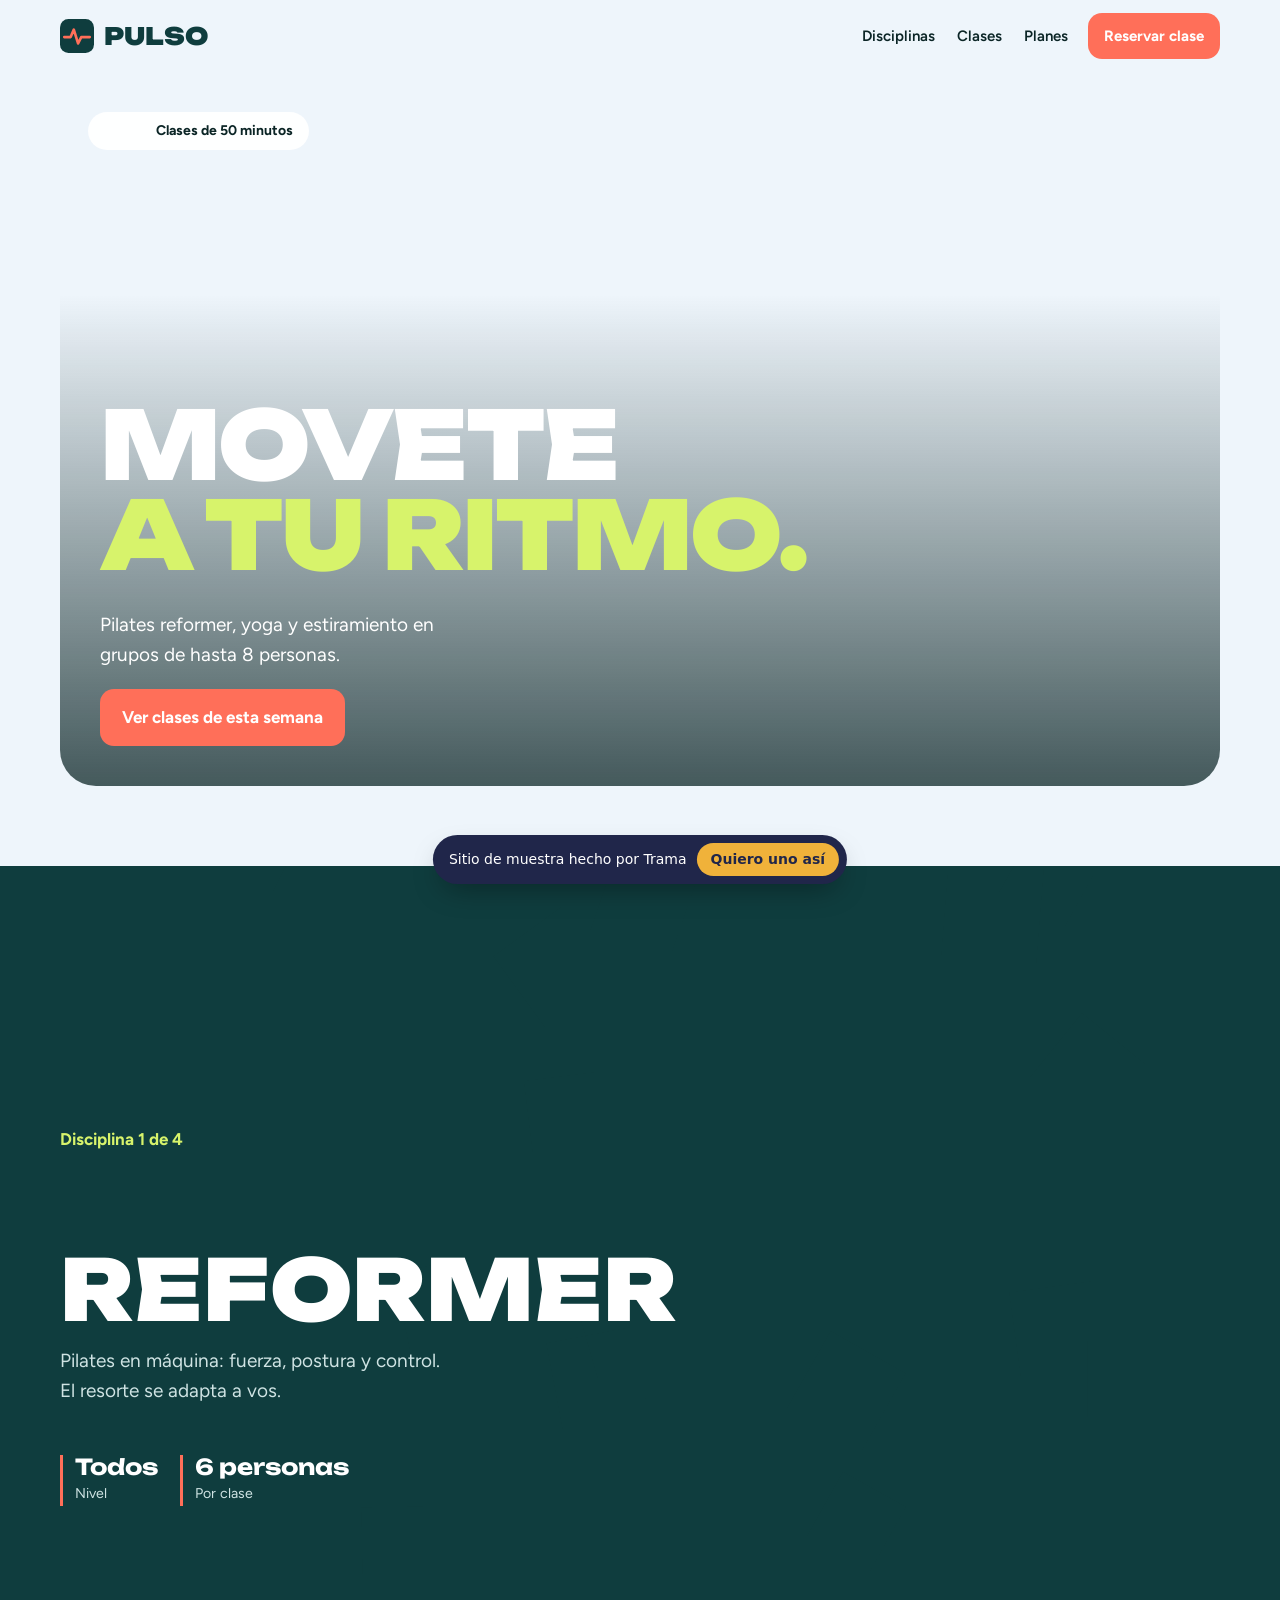
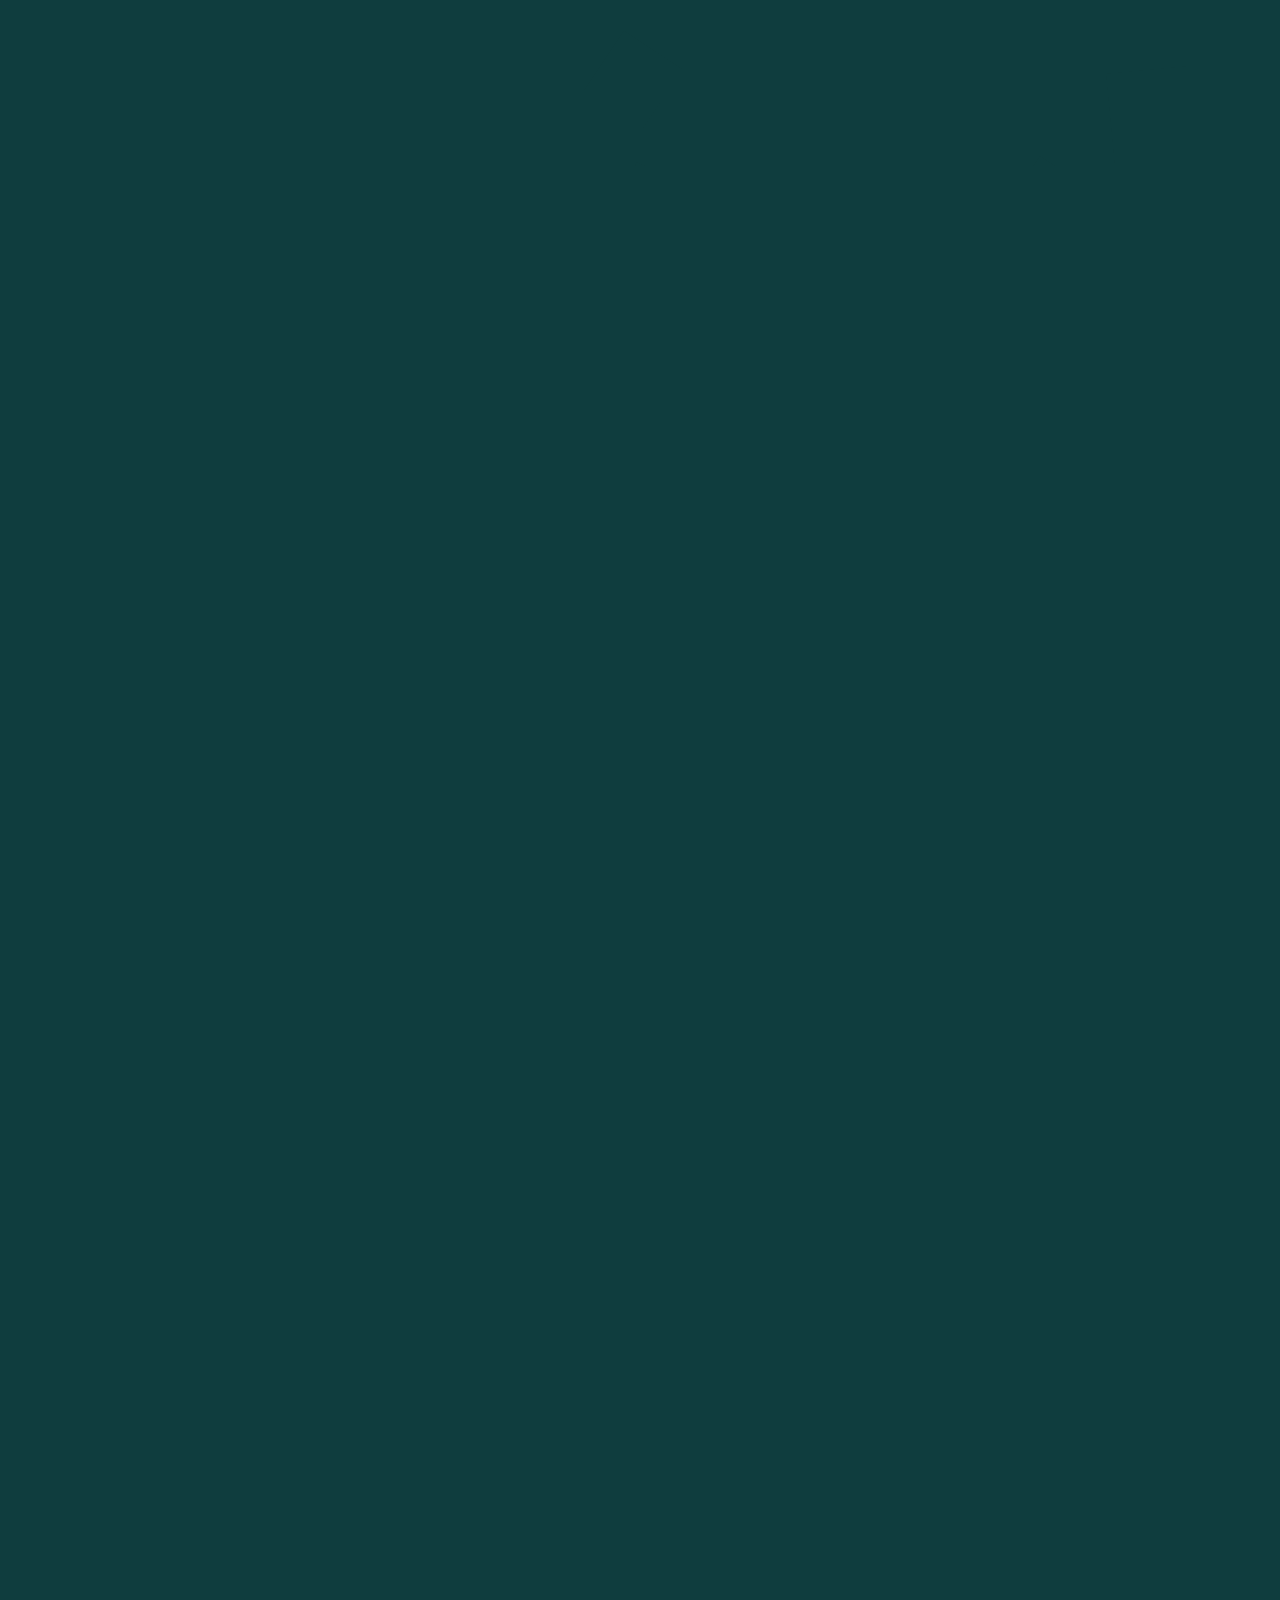
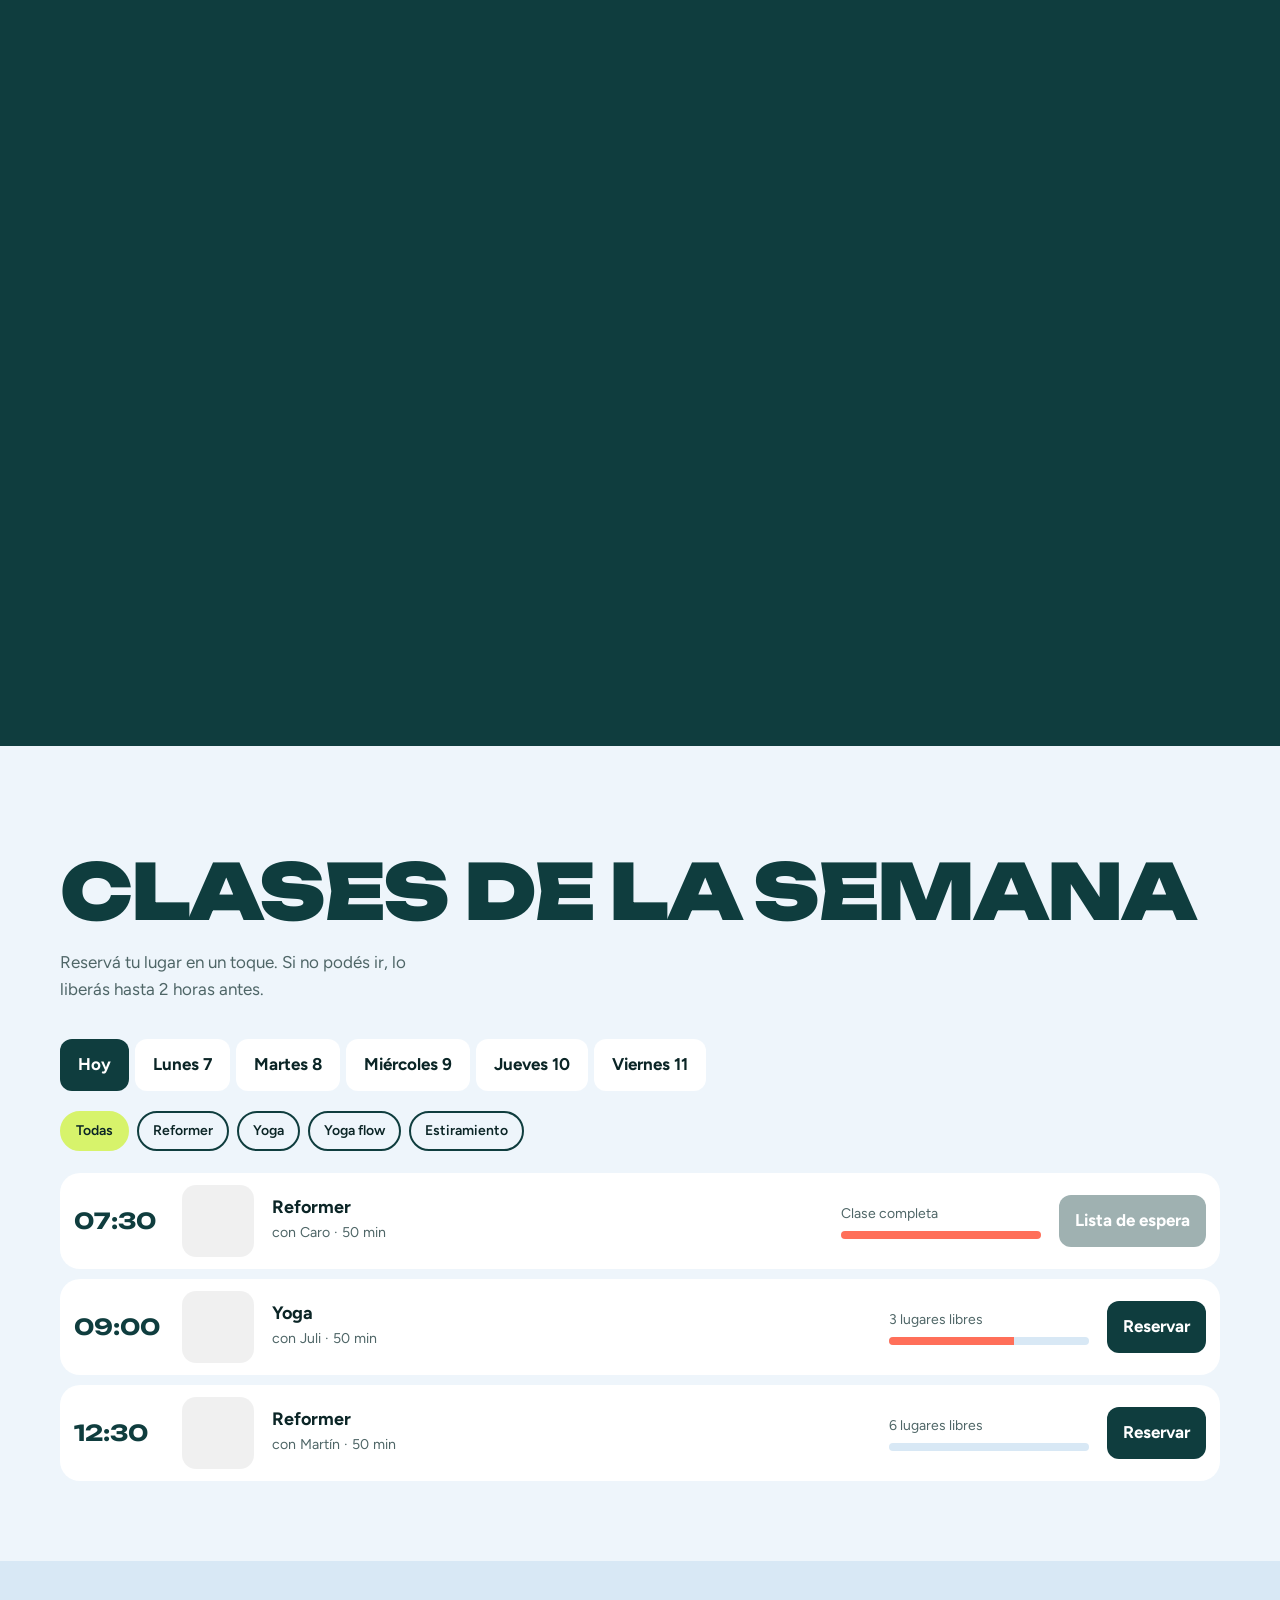
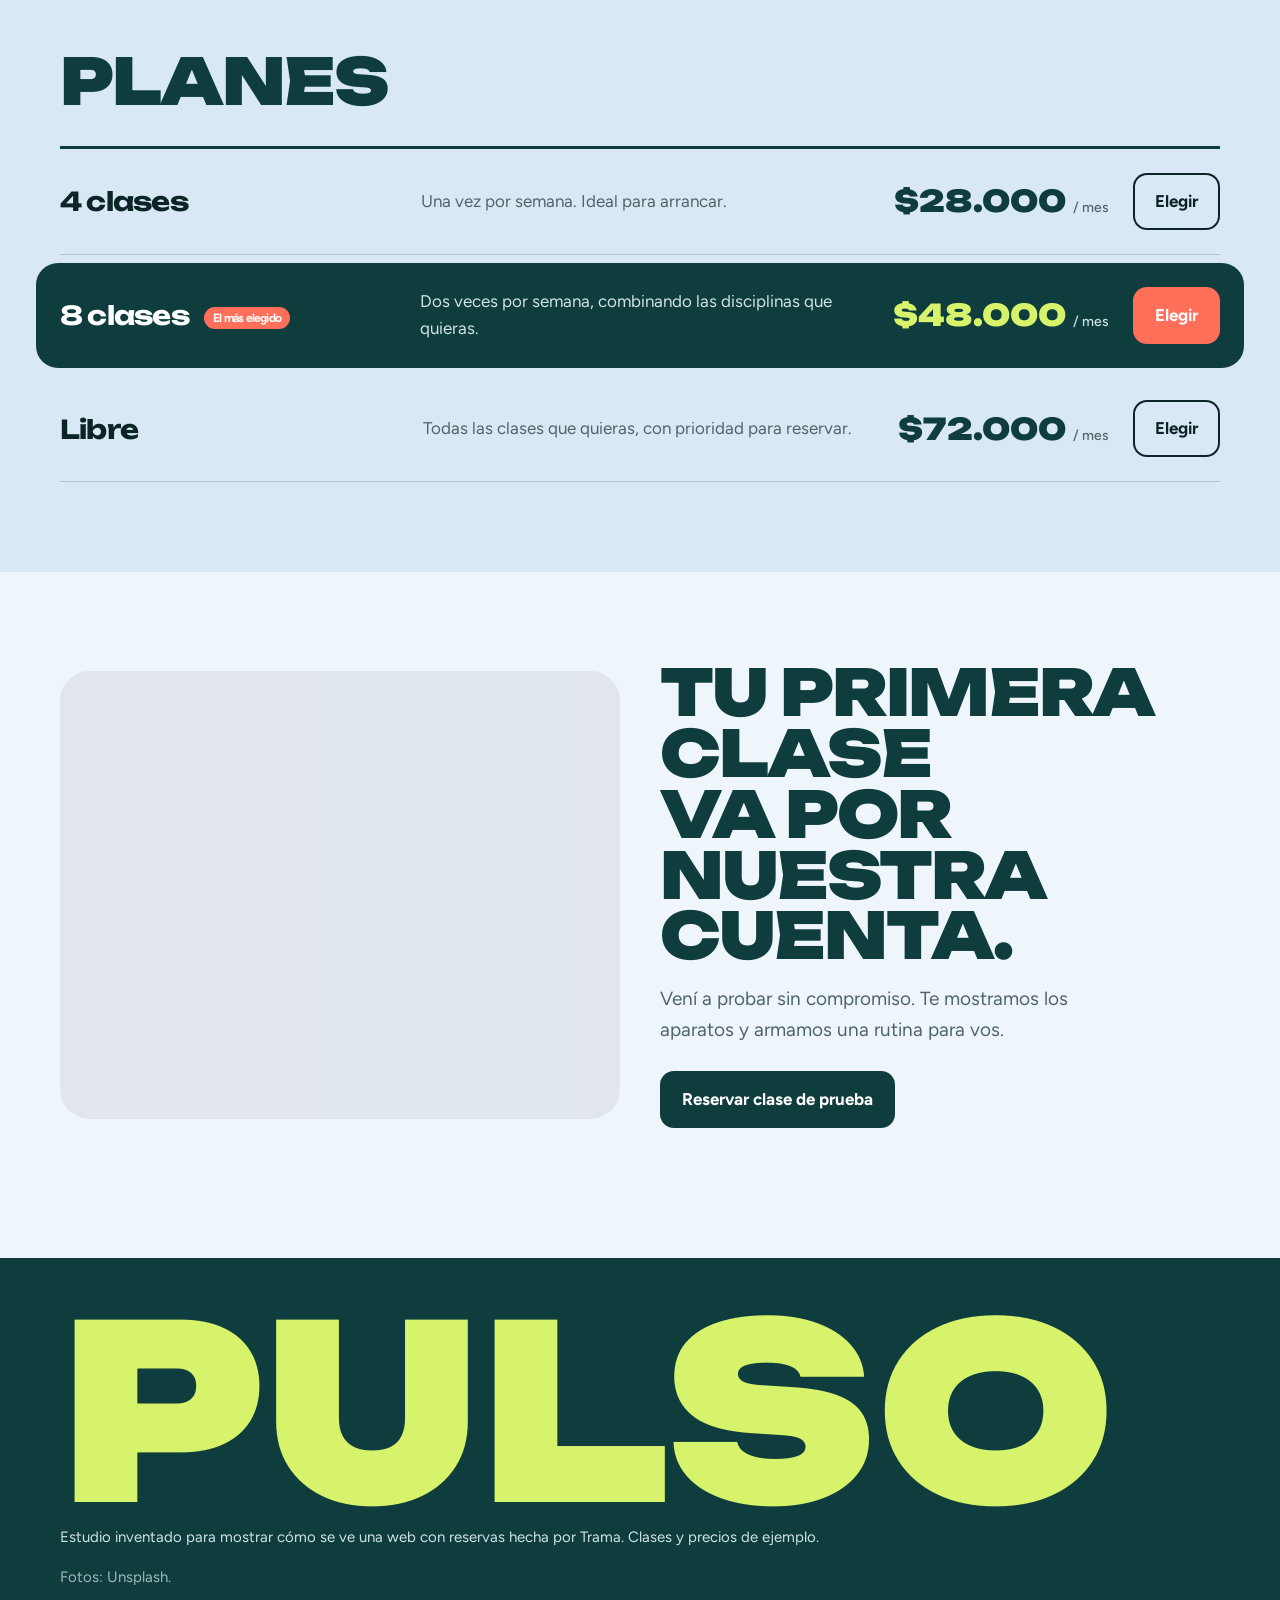
<file: muestras/estudio/index.html>
<!doctype html>
<html lang="es">
<head>
<meta charset="utf-8">
<meta name="viewport" content="width=device-width, initial-scale=1, viewport-fit=cover">
<meta name="robots" content="noindex">
<title>Pulso · Estudio de muestra</title>
<meta name="description" content="Web de muestra para un estudio de pilates y yoga, con grilla de clases y reservas. Hecha por Trama.">
<meta name="theme-color" content="#0F3D3E">
<link rel="icon" href="data:image/svg+xml,%3Csvg xmlns='http://www.w3.org/2000/svg' viewBox='0 0 64 64'%3E%3Crect width='64' height='64' rx='16' fill='%230F3D3E'/%3E%3Cpath d='M8 34h12l6-14 8 26 6-12h16' stroke='%23FF6F59' stroke-width='5' fill='none' stroke-linejoin='round' stroke-linecap='round'/%3E%3C/svg%3E">
<link rel="preconnect" href="https://fonts.googleapis.com">
<link rel="preconnect" href="https://fonts.gstatic.com" crossorigin>
<link rel="preconnect" href="https://images.unsplash.com">
<link rel="stylesheet" href="https://fonts.googleapis.com/css2?family=Unbounded:wght@500;700;900&family=Figtree:wght@400;500;600;700&display=swap">
<link rel="stylesheet" href="../kit/armado.css">
<style>
:root{
  --petroleo:#0F3D3E; --petroleo-2:#175556; --coral:#FF6F59; --cielo:#D8E8F5; --cielo-2:#EEF5FB; --lima:#D7F36B; --tinta:#0B2526; --gris:#4F6667;
  --f-display:"Unbounded",ui-sans-serif,system-ui,sans-serif;
  --f-texto:"Figtree",ui-sans-serif,system-ui,sans-serif;
  --ease:cubic-bezier(.2,.7,.2,1);
  color-scheme:light;
}
*{box-sizing:border-box}
html{scroll-behavior:smooth}
body{margin:0;background:var(--cielo-2);color:var(--tinta);font:17px/1.6 var(--f-texto);-webkit-font-smoothing:antialiased;overflow-x:hidden}
a{color:inherit}
button{font:inherit;color:inherit;cursor:pointer}
h1,h2,h3{font-family:var(--f-display);margin:0;line-height:.95;letter-spacing:-.03em;text-wrap:balance}
p{margin:0}
.wrap{max-width:1200px;margin:0 auto;padding-inline:20px}
:focus-visible{outline:3px solid var(--coral);outline-offset:3px;border-radius:6px}

.nav .wrap{display:flex;align-items:center;gap:20px;height:72px}
.logo{display:flex;align-items:center;gap:10px;font:900 24px/1 var(--f-display);text-decoration:none;color:var(--petroleo)}
.logo svg{width:34px}
.nav nav{margin-left:auto;display:flex;gap:22px;font-weight:600;font-size:15px}
.nav nav a{text-decoration:none}
.btn{display:inline-flex;align-items:center;gap:10px;border-radius:14px;padding:15px 22px;font-weight:700;text-decoration:none;border:0;transition:transform .3s var(--ease)}
.btn:hover{transform:translateY(-2px)}
.btn-c{background:var(--coral);color:#fff}
.btn-p{background:var(--petroleo);color:#fff}
.btn-b{background:transparent;box-shadow:inset 0 0 0 2px currentColor}
.nav .btn{padding:11px 16px;font-size:15px}
@media (max-width:760px){.nav nav{display:none}.nav .btn{margin-left:auto}}

/* héroe */
.heroe{padding:12px 0 80px}
.lienzo{position:relative;border-radius:36px;overflow:hidden;min-height:min(78svh,720px);display:flex;align-items:flex-end}
.lienzo .tiras{position:absolute;inset:0}
.lienzo::after{content:"";position:absolute;inset:0;background:linear-gradient(180deg,rgba(11,37,38,0) 30%,rgba(11,37,38,.75) 100%);pointer-events:none}
.lienzo .texto{position:relative;z-index:1;color:#fff;padding:40px;width:100%;display:flex;justify-content:space-between;align-items:end;gap:30px;flex-wrap:wrap}
.heroe h1{font-size:clamp(46px,7.4vw,112px);font-weight:900;text-transform:uppercase}
.heroe h1 span{display:block;color:var(--lima)}
.heroe p{font-size:19px;max-width:30ch;margin-bottom:18px}
.pulso{position:absolute;top:28px;left:28px;z-index:1;background:rgba(255,255,255,.92);border-radius:999px;padding:8px 16px 8px 12px;display:flex;align-items:center;gap:10px;font-weight:700;font-size:14px}
.pulso svg{width:46px;height:20px}
.pulso path{stroke-dasharray:120;stroke-dashoffset:120;animation:late 2.2s linear infinite}
@keyframes late{to{stroke-dashoffset:-120}}
@media (max-width:700px){.lienzo{min-height:80svh;border-radius:26px}.lienzo .texto{padding:24px}}

/* disciplinas */
.disc{background:var(--petroleo);color:#fff;position:relative}
.disc-pin{min-height:100svh;display:flex;align-items:center;padding-block:72px;overflow:hidden}
.disc.fija{height:520vh}
.disc.fija .disc-pin{position:sticky;top:0;height:100svh;min-height:0}
.disc-grid{display:grid;grid-template-columns:minmax(0,1fr) minmax(0,1fr);gap:48px;align-items:center;width:100%}
.disc .k{font-weight:700;color:var(--lima)}
.nombre{font:900 clamp(44px,6.6vw,96px)/.9 var(--f-display);text-transform:uppercase;margin-top:14px;min-height:1.9em;display:flex;align-items:flex-end}
.nombre span{display:inline-block;animation:letra .5s var(--ease) both}
@keyframes letra{from{transform:translateY(60%) rotate(8deg);opacity:0}}
.desc{margin-top:18px;font-size:19px;max-width:32ch;color:#CFE3E3;min-height:4.8em}
.datos{display:flex;gap:22px;margin-top:18px;flex-wrap:wrap}
.datos div{border-left:3px solid var(--coral);padding-left:12px}
.datos b{display:block;font:700 22px/1.1 var(--f-display)}
.datos small{color:#CFE3E3}
.ventana{justify-self:center;width:100%;max-width:520px}
.ventana .mosaico{aspect-ratio:4/5;width:100%;border-radius:4px}
@media (max-width:860px){.disc-grid{grid-template-columns:minmax(0,1fr);gap:14px}.ventana{order:-1;max-width:280px}.disc-pin{padding-block:36px}.nombre{font-size:36px;min-height:1.1em;margin-top:6px}.desc{font-size:16px;min-height:5em;margin-top:8px}.datos b{font-size:17px}}

/* grilla de clases */
.clases{padding:110px 0 80px}
.cab{display:flex;justify-content:space-between;align-items:end;gap:20px;flex-wrap:wrap}
.cab h2{font-size:clamp(40px,6vw,80px);font-weight:900;text-transform:uppercase;color:var(--petroleo)}
.cab p{max-width:34ch;color:var(--gris)}
.barra-dias{display:flex;gap:6px;margin-top:36px;overflow-x:auto;padding-bottom:6px}
.barra-dias button{flex:none;border:0;background:#fff;border-radius:12px;padding:12px 18px;font-weight:700}
.barra-dias button[aria-pressed="true"]{background:var(--petroleo);color:#fff}
.filtros{display:flex;gap:8px;flex-wrap:wrap;margin:14px 0 22px}
.filtros button{border:2px solid var(--petroleo);background:transparent;border-radius:999px;padding:7px 14px;font-weight:600;font-size:14px}
.filtros button[aria-pressed="true"]{background:var(--lima);border-color:var(--lima);color:var(--tinta)}
.lista{display:flex;flex-direction:column;gap:10px}
.clase{display:grid;grid-template-columns:90px 72px minmax(0,1fr) 200px auto;gap:18px;align-items:center;background:#fff;border-radius:20px;padding:12px 14px}
.clase .h{font:700 22px/1 var(--f-display);color:var(--petroleo)}
.clase .ft{width:72px;height:72px;border-radius:14px}
.clase h3{font:700 18px/1.15 var(--f-texto);letter-spacing:0}
.clase small{color:var(--gris)}
.cupo{display:flex;flex-direction:column;gap:6px;font-size:14px;color:var(--gris)}
.cupo .b{height:8px;border-radius:4px;background:var(--cielo);overflow:hidden}
.cupo .b i{display:block;height:100%;background:var(--coral);transition:width .5s var(--ease)}
.reservar{border:0;background:var(--petroleo);color:#fff;border-radius:12px;padding:12px 16px;font-weight:700;white-space:nowrap}
.reservar.ok{background:var(--lima);color:var(--tinta)}
.reservar:disabled{opacity:.4;cursor:not-allowed}
.sin{color:var(--gris);padding:20px 0}
@media (max-width:820px){.clase{grid-template-columns:64px minmax(0,1fr) auto;grid-template-areas:"h t r" "f c c"}.clase .h{grid-area:h;font-size:18px}.clase .tx{grid-area:t}.clase .reservar{grid-area:r}.clase .ft{display:none}.cupo{grid-area:c}}

/* planes */
.planes{background:var(--cielo);padding:90px 0}
.planes h2{font-size:clamp(36px,5vw,64px);font-weight:900;text-transform:uppercase;color:var(--petroleo)}
.tabla{margin-top:34px;display:flex;flex-direction:column;border-top:3px solid var(--petroleo)}
.plan{display:grid;grid-template-columns:minmax(0,1.2fr) minmax(0,1.6fr) auto auto;gap:24px;align-items:center;padding:24px 0;border-bottom:1.5px solid rgba(15,61,62,.2)}
.plan h3{font:700 26px/1 var(--f-display)}
.plan p{color:var(--gris)}
.plan .precio{font:900 30px/1 var(--f-display);color:var(--petroleo);white-space:nowrap}
.plan .precio small{font:500 14px var(--f-texto);color:var(--gris)}
.plan.dest{background:var(--petroleo);color:#fff;border-radius:22px;padding:24px;margin:8px -24px;border:0}
.plan.dest p,.plan.dest .precio small{color:#CFE3E3}
.plan.dest .precio{color:var(--lima)}
.plan .tag{display:inline-block;margin-left:10px;background:var(--coral);color:#fff;font:700 12px/1 var(--f-texto);padding:5px 9px;border-radius:999px;vertical-align:middle}
@media (max-width:760px){.plan{grid-template-columns:minmax(0,1fr) auto}.plan p{grid-column:1/-1;grid-row:2}.plan .btn{grid-column:1/-1}.plan.dest{margin:8px -12px;padding:20px}}

.prueba{padding:90px 0 130px}
.prueba .wrap{display:grid;grid-template-columns:minmax(0,1fr) minmax(0,1fr);gap:40px;align-items:center}
.prueba .ft{aspect-ratio:5/4;border-radius:30px}
.prueba h2{font-size:clamp(36px,5vw,66px);font-weight:900;text-transform:uppercase;color:var(--petroleo)}
.prueba p{margin:18px 0 26px;max-width:34ch;color:var(--gris);font-size:19px}
@media (max-width:820px){.prueba .wrap{grid-template-columns:minmax(0,1fr)}}
.pie{background:var(--petroleo);color:#fff;padding:56px 0 130px}
.pie .gr{font:900 clamp(80px,19vw,280px)/.8 var(--f-display);text-transform:uppercase;color:var(--lima)}
.pie p{margin-top:16px;font-size:15px;color:#CFE3E3}

.aviso{position:fixed;left:50%;bottom:80px;transform:translate(-50%,30px);opacity:0;z-index:45;background:var(--tinta);color:#fff;border-radius:18px;padding:16px 18px;max-width:min(420px,calc(100% - 24px));width:100%;transition:opacity .3s,transform .4s var(--ease);box-shadow:0 20px 40px -16px rgba(0,0,0,.5)}
.aviso.on{opacity:1;transform:translate(-50%,0)}
.aviso .burbuja{background:#DCF8C6;color:#1b2a1f;border-radius:12px 12px 4px 12px;padding:10px 12px;font-size:14px;white-space:pre-wrap;margin-top:8px}
@media (prefers-reduced-motion:reduce){*{animation:none!important;transition:none!important;scroll-behavior:auto!important}}
</style>
</head>
<body>
<header class="nav">
  <div class="wrap">
    <a class="logo" href="#"><svg viewBox="0 0 64 64" aria-hidden="true"><rect width="64" height="64" rx="16" fill="#0F3D3E"/><path d="M8 34h12l6-14 8 26 6-12h16" stroke="#FF6F59" stroke-width="5" fill="none" stroke-linejoin="round" stroke-linecap="round"/></svg>PULSO</a>
    <nav aria-label="Secciones"><a href="#disciplinas">Disciplinas</a><a href="#clases">Clases</a><a href="#planes">Planes</a></nav>
    <a class="btn btn-c" href="#clases">Reservar clase</a>
  </div>
</header>

<main>
<section class="heroe">
  <div class="wrap">
    <div class="lienzo">
      <div id="tirasHeroe" role="img" aria-label="Clase de pilates en reformer"></div>
      <div class="pulso"><svg viewBox="0 0 46 20" aria-hidden="true"><path d="M0 10h10l4-8 6 16 4-8h22" stroke="#FF6F59" stroke-width="2.5" fill="none" stroke-linejoin="round"/></svg>Clases de 50 minutos</div>
      <div class="texto">
        <h1>Movete<span>a tu ritmo.</span></h1>
        <div><p>Pilates reformer, yoga y estiramiento en grupos de hasta 8 personas.</p><a class="btn btn-c" href="#clases">Ver clases de esta semana</a></div>
      </div>
    </div>
  </div>
</section>

<section class="disc" id="disciplinas" aria-label="Disciplinas del estudio">
  <div class="disc-pin">
    <div class="wrap disc-grid">
      <div class="sobre">
        <div class="k" id="discNum">Disciplina 1 de 4</div>
        <div class="nombre" id="discNombre" aria-live="polite"></div>
        <p class="desc" id="discDesc"></p>
        <div class="datos"><div><b id="discNivel"></b><small>Nivel</small></div><div><b id="discCupo"></b><small>Por clase</small></div></div>
      </div>
      <div class="ventana"><div id="mosaicoDisc" role="img" aria-label="Fotos de las disciplinas"></div></div>
    </div>
  </div>
</section>

<section class="clases" id="clases">
  <div class="wrap">
    <div class="cab"><h2>Clases de la semana</h2><p>Reservá tu lugar en un toque. Si no podés ir, lo liberás hasta 2 horas antes.</p></div>
    <div class="barra-dias" id="barraDias" role="group" aria-label="Día"></div>
    <div class="filtros" id="filtros" role="group" aria-label="Disciplina"></div>
    <div class="lista" id="lista"></div>
  </div>
</section>

<section class="planes" id="planes">
  <div class="wrap">
    <h2>Planes</h2>
    <div class="tabla">
      <div class="plan"><h3>4 clases</h3><p>Una vez por semana. Ideal para arrancar.</p><span class="precio">$28.000 <small>/ mes</small></span><a class="btn btn-b" href="#clases">Elegir</a></div>
      <div class="plan dest"><h3>8 clases <span class="tag">El más elegido</span></h3><p>Dos veces por semana, combinando las disciplinas que quieras.</p><span class="precio">$48.000 <small>/ mes</small></span><a class="btn btn-c" href="#clases">Elegir</a></div>
      <div class="plan"><h3>Libre</h3><p>Todas las clases que quieras, con prioridad para reservar.</p><span class="precio">$72.000 <small>/ mes</small></span><a class="btn btn-b" href="#clases">Elegir</a></div>
    </div>
  </div>
</section>

<section class="prueba">
  <div class="wrap">
    <div class="ft" id="fotoPrueba" data-cortes="4"></div>
    <div><h2>Tu primera clase va por nuestra cuenta.</h2><p>Vení a probar sin compromiso. Te mostramos los aparatos y armamos una rutina para vos.</p><a class="btn btn-p" href="#clases">Reservar clase de prueba</a></div>
  </div>
</section>
</main>

<footer class="pie"><div class="wrap"><div class="gr">Pulso</div><p>Estudio inventado para mostrar cómo se ve una web con reservas hecha por Trama. Clases y precios de ejemplo.</p><p class="creditos">Fotos: Unsplash.</p></div></footer>

<div class="aviso" id="aviso" role="status" aria-live="polite"></div>
<div class="trama"><span>Sitio de muestra hecho por Trama</span><a href="https://trama-dev.netlify.app/#proyectos">Quiero uno así</a></div>

<script src="../kit/armado.js"></script>
<script>
(function(){
var A=Armado,F=A.foto,reduce=A.reduce;
function $(s){return document.querySelector(s)}

A.tiras($('#tirasHeroe'),F('1747239069226-55382c570116',1800),6);
$('#fotoPrueba').setAttribute('data-foto',F('1761035005546-62b8018b212a',1100));A.cortes(document.querySelector('.prueba'));

/* disciplinas */
var D=[
 {n:'Reformer',d:'Pilates en máquina: fuerza, postura y control. El resorte se adapta a vos.',nivel:'Todos',cupo:'6 personas',f:'1747238415033-b74eec07eb59'},
 {n:'Yoga',d:'Posturas y respiración para soltar el cuerpo y bajar un cambio.',nivel:'Inicial',cupo:'8 personas',f:'1552196563-55cd4e45efb3'},
 {n:'Yoga flow',d:'Secuencias en movimiento, más dinámicas, para transpirar un poco.',nivel:'Intermedio',cupo:'8 personas',f:'1683056255281-e52a141924f0'},
 {n:'Estiramiento',d:'Movilidad y elongación para después del trabajo o del entrenamiento.',nivel:'Todos',cupo:'10 personas',f:'1552196527-bffef41ef674'}];
var sec=$('#disciplinas'),actual=-1;
var mos=A.mosaico($('#mosaicoDisc'),D.map(function(x){return F(x.f,1000)}),{cols:5,rows:6,semilla:23});
function mostrar(i){if(i===actual)return;actual=i;var x=D[i];
  $('#discNombre').innerHTML=x.n.split('').map(function(c,k){return '<span style="animation-delay:'+(k*.03)+'s">'+(c===' '?'&nbsp;':c)+'</span>'}).join('');
  $('#discDesc').textContent=x.d;$('#discNivel').textContent=x.nivel;$('#discCupo').textContent=x.cupo;$('#discNum').textContent='Disciplina '+(i+1)+' de 4';}
A.fija(sec,function(p){var r=mos(p);mostrar(r.foto);});

/* clases */
var hoy=new Date(),DIAS=[],fd=new Intl.DateTimeFormat('es-AR',{weekday:'long',day:'numeric'});
for(var k=0;DIAS.length<6;k++){var d=new Date(hoy);d.setDate(hoy.getDate()+k);if(d.getDay()!==0)DIAS.push(d);}
var PROF=['Caro','Juli','Martín','Lu'];
var BASE=[['07:30',0],['09:00',1],['12:30',0],['18:00',2],['19:00',0],['20:15',3]];
var clases={};
DIAS.forEach(function(d,i){clases[i]=BASE.filter(function(b,j){return !(d.getDay()===6&&j>2)}).map(function(b,j){var disc=(b[1]+i)%4,cap=parseInt(D[disc].cupo);
  return {h:b[0],disc:disc,prof:PROF[(i+j)%4],cap:cap,libres:Math.max(0,(i*5+j*3)%(cap+1)),mia:false};});});
var dia=0,filtro=-1;
var bd=$('#barraDias');DIAS.forEach(function(d,i){var b=document.createElement('button');b.textContent=i===0?'Hoy':fd.format(d);b.style.textTransform=i===0?'none':'capitalize';b.setAttribute('aria-pressed',i===0);b.onclick=function(){dia=i;[].forEach.call(bd.children,function(x){x.setAttribute('aria-pressed',x===b)});lista();};bd.appendChild(b);});
var fl=$('#filtros');[['Todas',-1]].concat(D.map(function(x,i){return [x.n,i]})).forEach(function(f){var b=document.createElement('button');b.textContent=f[0];b.setAttribute('aria-pressed',f[1]===-1);b.onclick=function(){filtro=f[1];[].forEach.call(fl.children,function(x){x.setAttribute('aria-pressed',x===b)});lista();};fl.appendChild(b);});
function lista(){var L=$('#lista');L.innerHTML='';var cs=clases[dia].filter(function(c){return filtro<0||c.disc===filtro});
  if(!cs.length){L.innerHTML='<p class="sin">No hay clases de esa disciplina este día. Probá con otro día.</p>';return;}
  cs.forEach(function(c){var x=D[c.disc],el=document.createElement('div');el.className='clase';var ocup=c.cap-c.libres;
    el.innerHTML='<span class="h">'+c.h+'</span><div class="ft" data-foto="'+F(x.f,200)+'" data-cortes="2"></div><div class="tx"><h3>'+x.n+'</h3><small>con '+c.prof+' · 50 min</small></div>'+
      '<div class="cupo"><span>'+(c.libres?c.libres+(c.libres===1?' lugar libre':' lugares libres'):'Clase completa')+'</span><div class="b"><i style="width:'+(ocup/c.cap*100)+'%"></i></div></div>'+
      '<button class="reservar'+(c.mia?' ok':'')+'"'+(!c.libres&&!c.mia?' disabled':'')+'>'+(c.mia?'Reservada ✓':c.libres?'Reservar':'Lista de espera')+'</button>';
    el.querySelector('.reservar').onclick=function(){if(c.mia){c.mia=false;c.libres++;lista();aviso('Liberaste tu lugar en '+x.n+' de las '+c.h+'.');return;}
      if(!c.libres)return;c.mia=true;c.libres--;lista();
      aviso('¡Lugar reservado!','Pulso: ¡Listo! Tenés lugar en '+x.n+' con '+c.prof+', '+(dia===0?'hoy':fd.format(DIAS[dia]))+' a las '+c.h+'. Si no podés venir, avisá hasta 2 h antes.');};
    L.appendChild(el);});
  A.cortes(L);}
lista();
var tm;function aviso(t,msg){var a=$('#aviso');a.innerHTML='<b>'+t+'</b>'+(msg?'<div class="burbuja">'+msg+'</div><small style="display:block;margin-top:8px;opacity:.8">En una web real, esto llega por WhatsApp.</small>':'');a.classList.add('on');clearTimeout(tm);tm=setTimeout(function(){a.classList.remove('on')},4200);}
})();
</script>
<script defer src="https://web-production-a459e.up.railway.app/trama/tracker.js"></script>
</body>
</html>
</file>
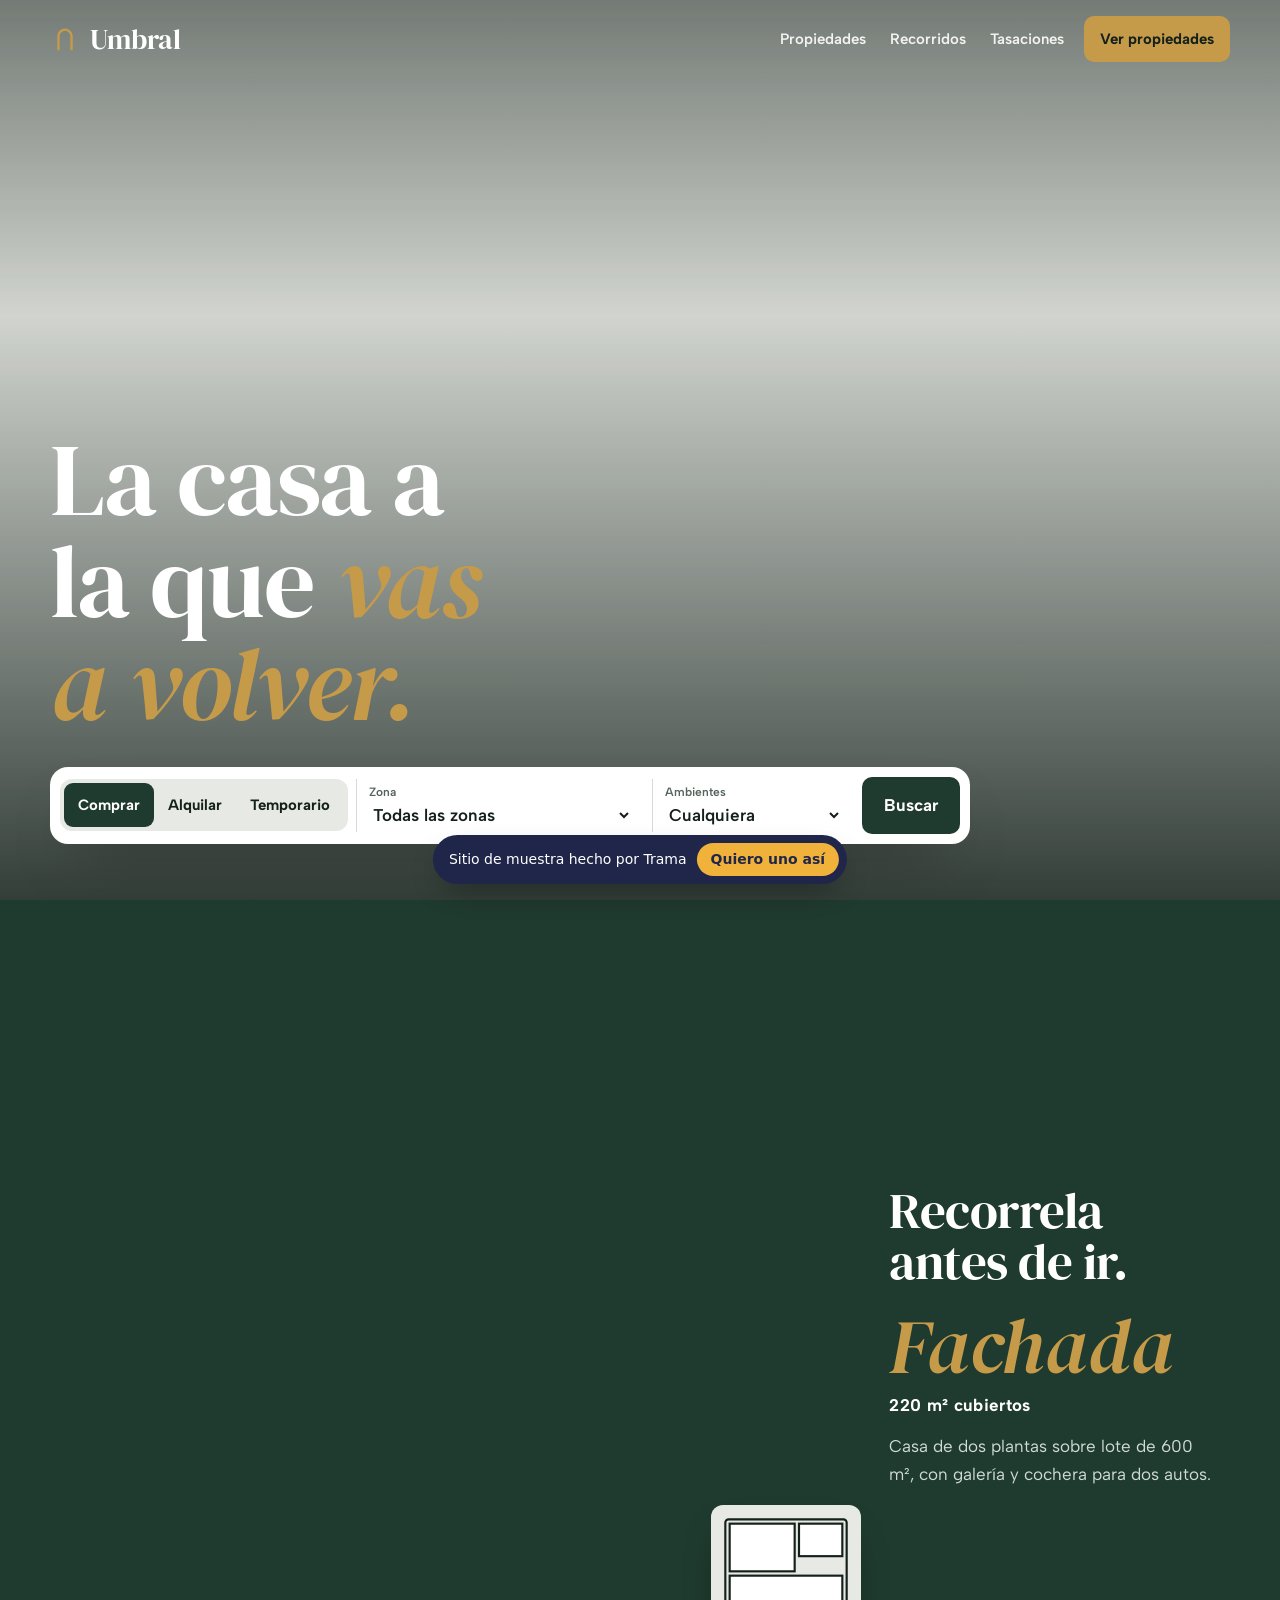
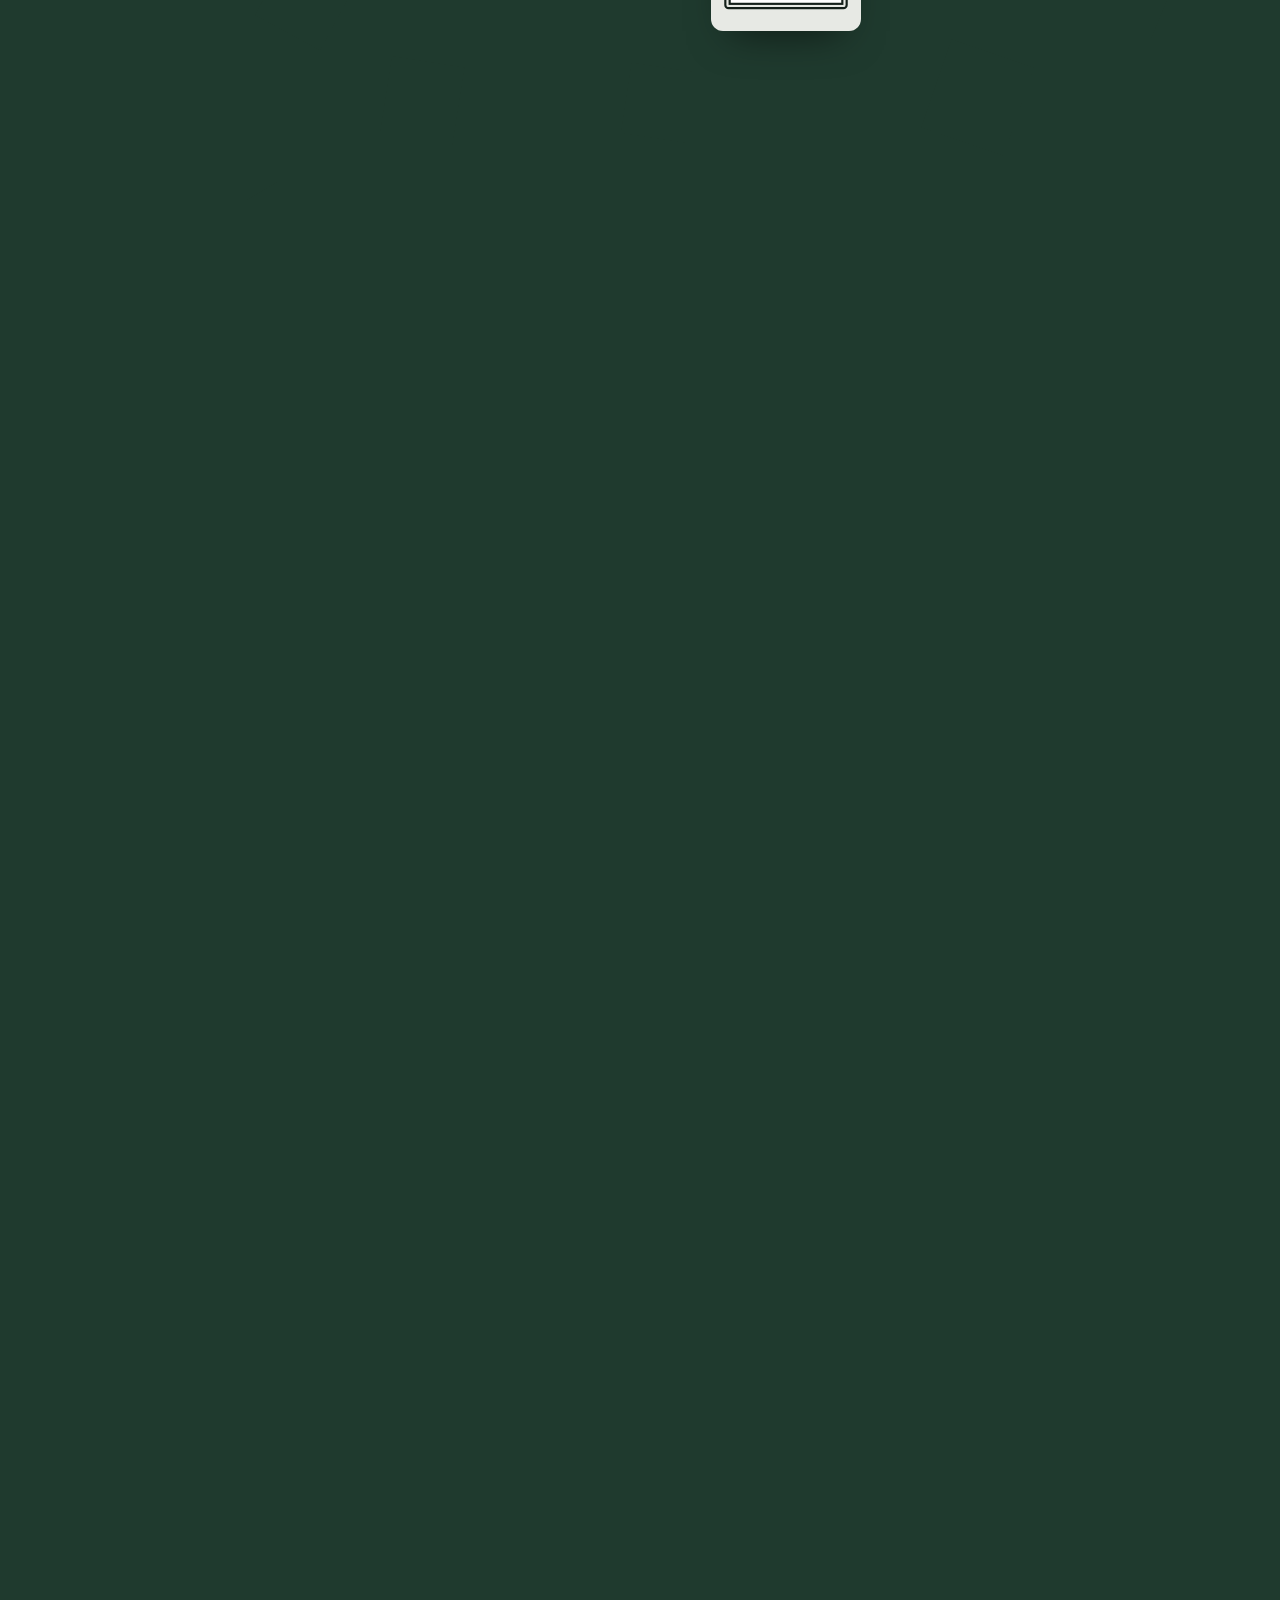
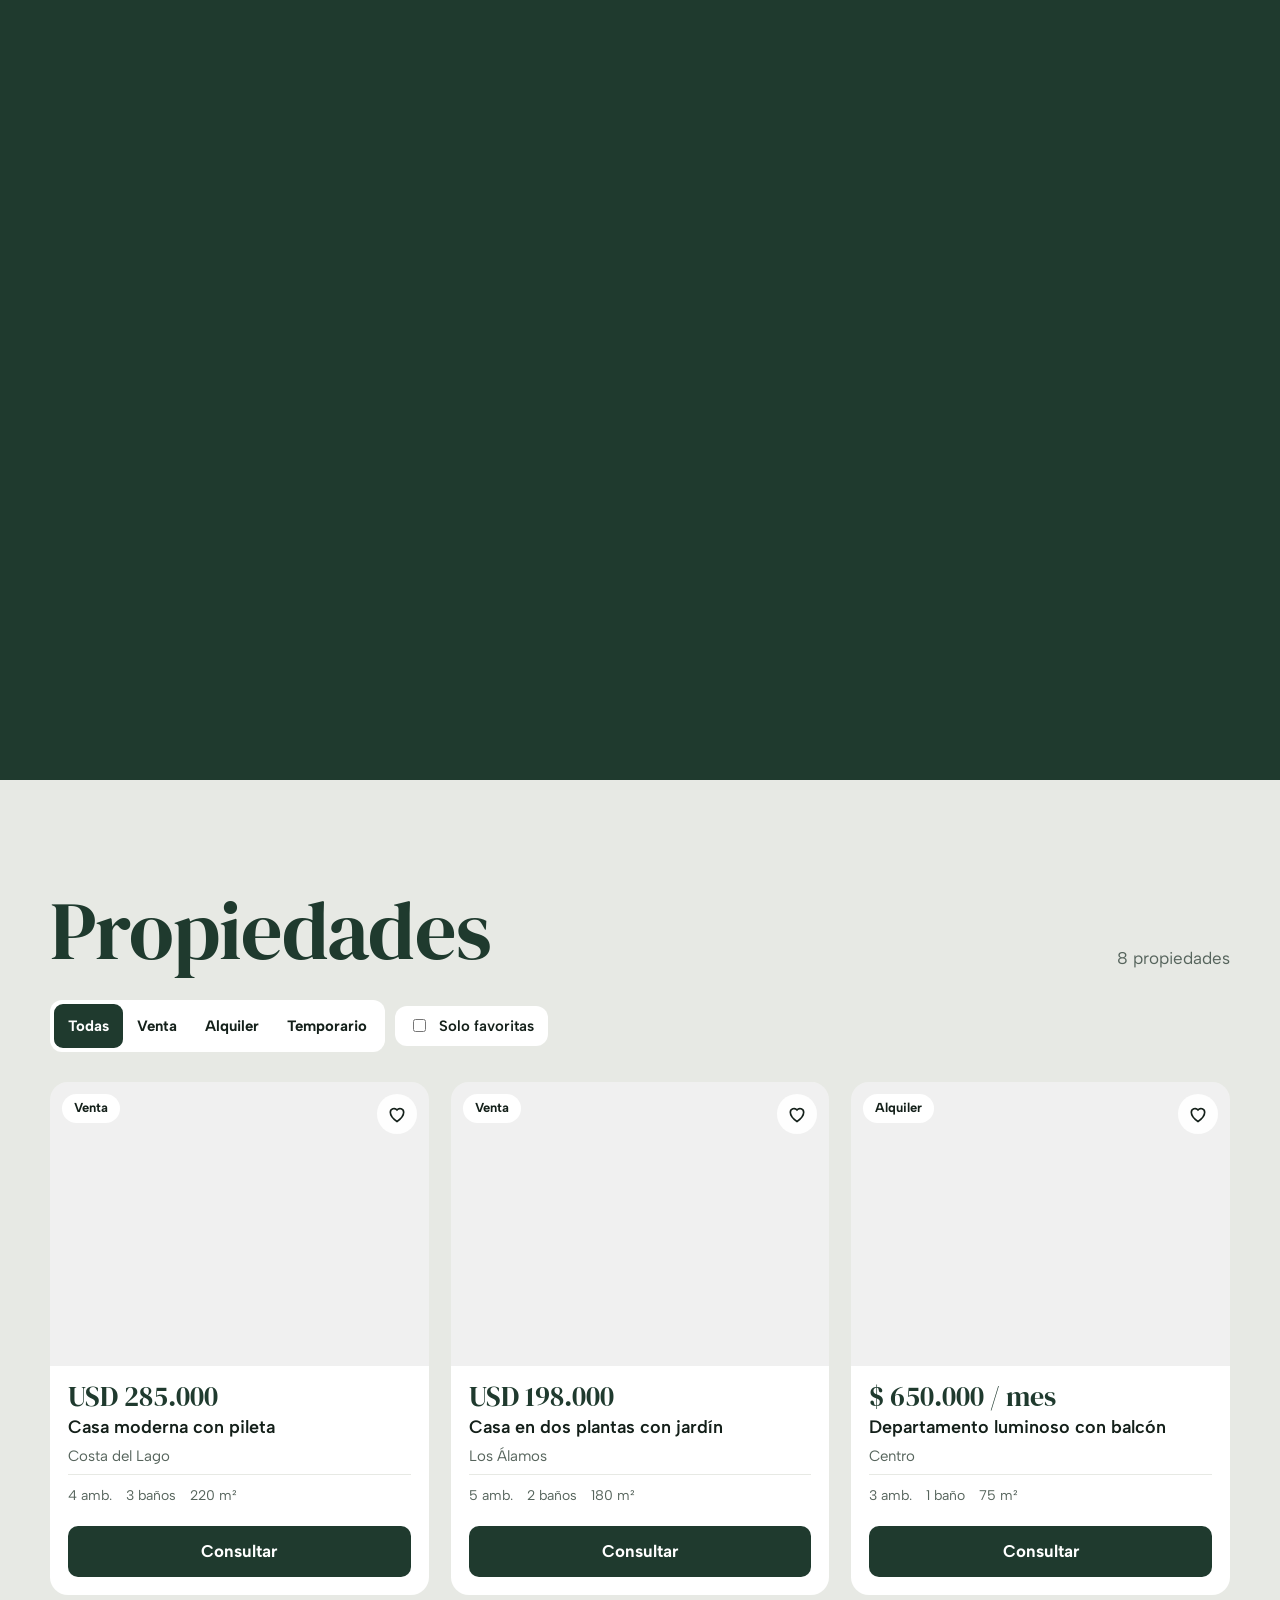
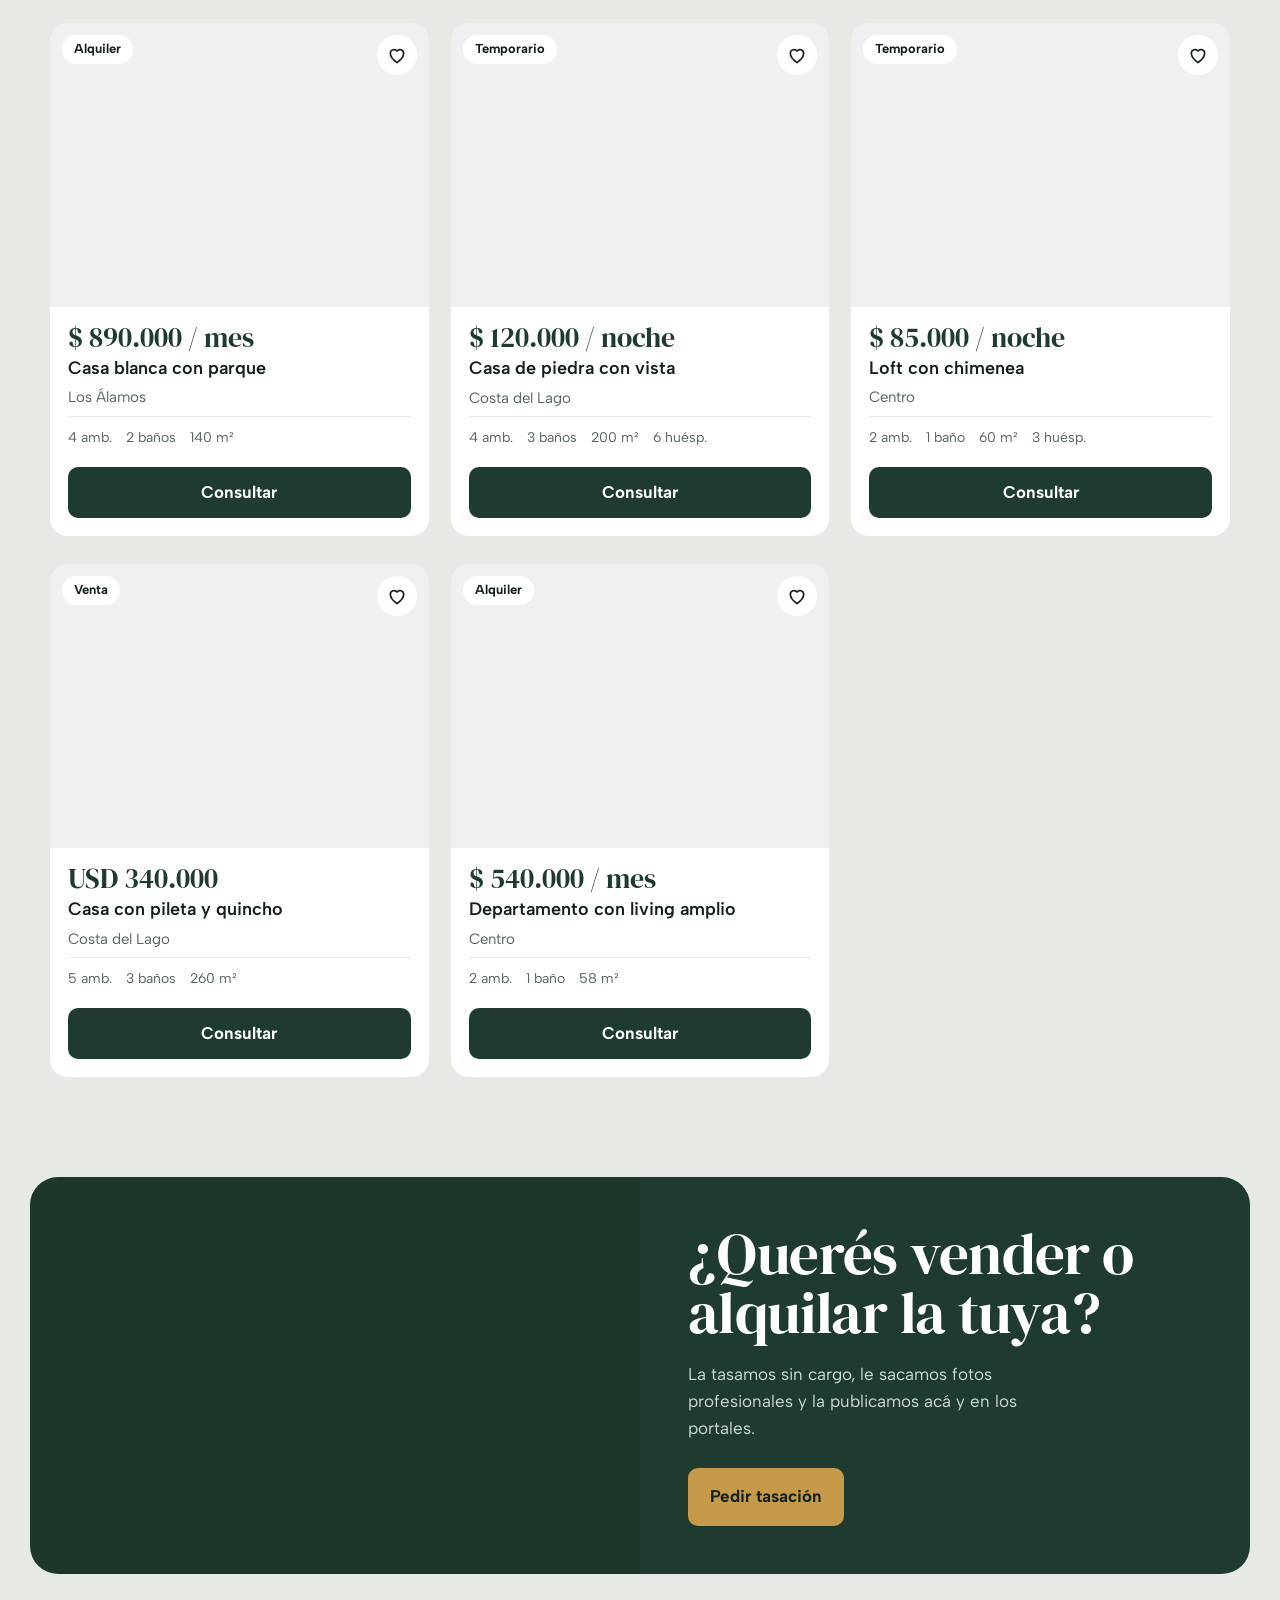
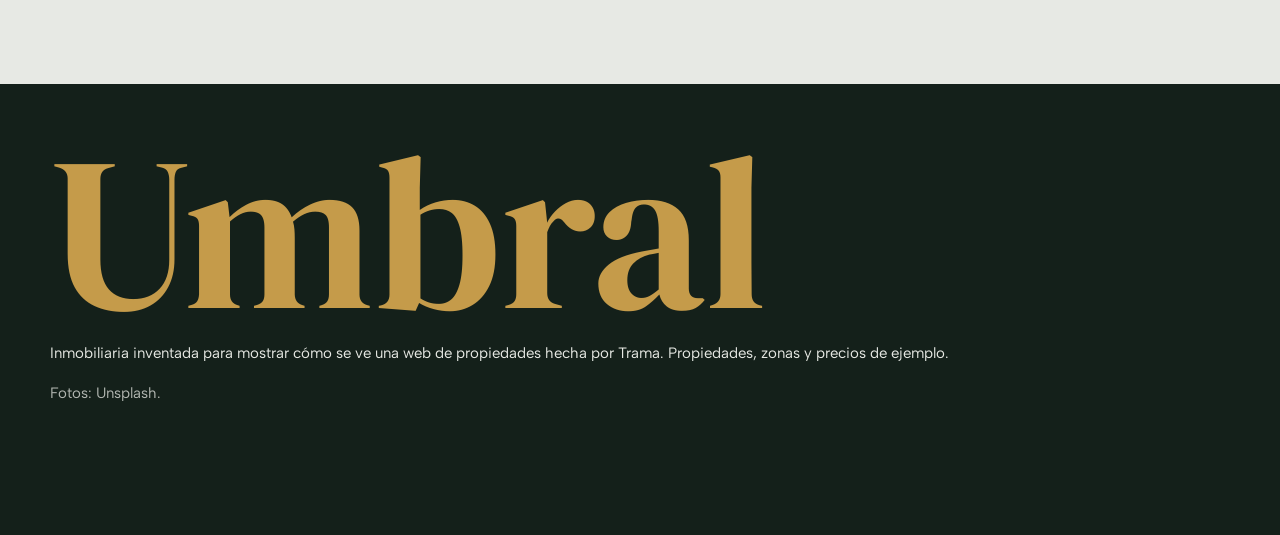
<file: muestras/inmobiliaria/index.html>
<!doctype html>
<html lang="es">
<head>
<meta charset="utf-8">
<meta name="viewport" content="width=device-width, initial-scale=1, viewport-fit=cover">
<meta name="robots" content="noindex">
<title>Umbral · Inmobiliaria de muestra</title>
<meta name="description" content="Web de muestra para una inmobiliaria, con buscador de propiedades y consultas. Hecha por Trama.">
<meta name="theme-color" content="#1F3A2E">
<link rel="icon" href="data:image/svg+xml,%3Csvg xmlns='http://www.w3.org/2000/svg' viewBox='0 0 64 64'%3E%3Crect width='64' height='64' rx='14' fill='%231F3A2E'/%3E%3Cpath d='M18 50V26a14 14 0 0 1 28 0v24' stroke='%23C59B4A' stroke-width='5' fill='none'/%3E%3C/svg%3E">
<link rel="preconnect" href="https://fonts.googleapis.com">
<link rel="preconnect" href="https://fonts.gstatic.com" crossorigin>
<link rel="preconnect" href="https://images.unsplash.com">
<link rel="stylesheet" href="https://fonts.googleapis.com/css2?family=DM+Serif+Display:ital@0;1&family=Albert+Sans:wght@400;500;600;700&display=swap">
<link rel="stylesheet" href="../kit/armado.css">
<style>
:root{
  --bosque:#1F3A2E; --bosque-2:#2C4D3E; --piedra:#E7E9E4; --piedra-2:#D6DAD2; --bronce:#C59B4A; --tinta:#14201A; --blanco:#FFFFFF; --gris:#56645C;
  --f-display:"DM Serif Display",Georgia,serif;
  --f-texto:"Albert Sans",ui-sans-serif,system-ui,sans-serif;
  --ease:cubic-bezier(.2,.7,.2,1);
  color-scheme:light;
}
*{box-sizing:border-box}
html{scroll-behavior:smooth}
body{margin:0;background:var(--piedra);color:var(--tinta);font:17px/1.6 var(--f-texto);-webkit-font-smoothing:antialiased;overflow-x:hidden}
a{color:inherit}
button,input,select{font:inherit;color:inherit}
button{cursor:pointer}
h1,h2,h3{font-family:var(--f-display);font-weight:400;margin:0;line-height:1;letter-spacing:-.01em;text-wrap:balance}
p{margin:0}
.wrap{max-width:1220px;margin:0 auto;padding-inline:20px}
:focus-visible{outline:3px solid var(--bronce);outline-offset:3px;border-radius:6px}

.nav{position:absolute;inset:0 0 auto 0;z-index:20;color:#fff}
.nav .wrap{display:flex;align-items:center;gap:20px;height:78px}
.logo{display:flex;align-items:center;gap:10px;font:400 28px/1 var(--f-display);text-decoration:none}
.logo svg{width:30px}
.nav nav{margin-left:auto;display:flex;gap:24px;font-weight:600;font-size:15px}
.nav nav a{text-decoration:none;opacity:.9}
.btn{display:inline-flex;align-items:center;gap:10px;border-radius:10px;padding:15px 22px;font-weight:700;text-decoration:none;border:0;transition:transform .3s var(--ease)}
.btn:hover{transform:translateY(-2px)}
.btn-b{background:var(--bronce);color:var(--tinta)}
.btn-v{background:var(--bosque);color:#fff}
.btn-l{background:transparent;box-shadow:inset 0 0 0 2px currentColor}
.nav .btn{padding:11px 16px;font-size:15px}
@media (max-width:760px){.nav nav{display:none}.nav .btn{margin-left:auto}}

/* héroe */
.heroe{position:relative;min-height:100svh;display:flex;align-items:flex-end;color:#fff;overflow:hidden}
.heroe .tiras{position:absolute;inset:0}
.heroe::after{content:"";position:absolute;inset:0;background:linear-gradient(180deg,rgba(20,32,26,.55) 0%,rgba(20,32,26,.1) 35%,rgba(20,32,26,.85) 100%);pointer-events:none}
.heroe-in{position:relative;z-index:1;width:100%;padding-bottom:56px}
.heroe h1{font-size:clamp(52px,8vw,124px);max-width:12ch}
.heroe h1 em{color:var(--bronce)}
.buscador{margin-top:32px;background:var(--blanco);color:var(--tinta);border-radius:18px;padding:10px;display:grid;grid-template-columns:auto minmax(0,1fr) minmax(0,.7fr) auto;gap:8px;align-items:center;max-width:920px;box-shadow:0 30px 60px -30px rgba(0,0,0,.6)}
.ops{display:flex;background:var(--piedra);border-radius:12px;padding:4px}
.ops button{border:0;background:transparent;border-radius:9px;padding:10px 14px;font-weight:700;font-size:15px}
.ops button[aria-pressed="true"]{background:var(--bosque);color:#fff}
.buscador label{display:flex;flex-direction:column;padding:4px 12px;border-left:1.5px solid var(--piedra-2)}
.buscador label small{font-size:12px;color:var(--gris);font-weight:600}
.buscador select{border:0;background:transparent;font-weight:600;padding:2px 0;outline:0}
@media (max-width:820px){.buscador{grid-template-columns:minmax(0,1fr) minmax(0,1fr)}.ops{grid-column:1/-1}.buscador .btn{grid-column:1/-1;justify-content:center}.buscador label{border-left:0;background:var(--piedra);border-radius:10px}}

/* recorrido */
.recorrido{background:var(--bosque);color:#fff;position:relative}
.rec-pin{min-height:100svh;display:flex;align-items:center;padding-block:72px;overflow:hidden}
.recorrido.fija{height:520vh}
.recorrido.fija .rec-pin{position:sticky;top:0;height:100svh;min-height:0}
.rec-grid{display:grid;grid-template-columns:minmax(0,1.4fr) minmax(0,.6fr);gap:44px;align-items:center;width:100%}
.ventana{position:relative}
.ventana .mosaico{aspect-ratio:3/2;width:100%;border-radius:6px}
.plano{position:absolute;right:-16px;bottom:-16px;width:150px;background:var(--piedra);border-radius:12px;padding:10px;box-shadow:0 20px 40px -20px rgba(0,0,0,.6)}
.plano svg{width:100%}
.plano rect.amb{fill:#fff;stroke:var(--tinta);stroke-width:2;transition:fill .4s}
.plano rect.amb.on{fill:var(--bronce)}
.rec h2{font-size:clamp(34px,4vw,54px)}
.amb-nombre{font:400 clamp(50px,6vw,84px)/1 var(--f-display);color:var(--bronce);margin-top:20px;font-style:italic}
.amb-dato{font-weight:700;margin-top:8px;letter-spacing:.02em}
.amb-txt{margin-top:14px;color:#CFDCD4;max-width:30ch;min-height:4.8em}
@media (max-width:900px){.rec-grid{grid-template-columns:minmax(0,1fr);gap:20px}.rec-pin{padding-block:40px}.plano{width:100px;right:-6px}.amb-nombre{font-size:40px;margin-top:8px}.rec h2{font-size:28px}.amb-txt{min-height:5em;font-size:16px}}

/* propiedades */
.props{padding:110px 0 100px}
.cab{display:flex;justify-content:space-between;align-items:end;gap:20px;flex-wrap:wrap}
.cab h2{font-size:clamp(46px,6.4vw,88px);color:var(--bosque)}
.cab p{color:var(--gris)}
.filtros{display:flex;gap:10px;flex-wrap:wrap;align-items:center;margin:28px 0 30px}
.filtros .ops{background:var(--blanco)}
.rango{display:flex;align-items:center;gap:10px;background:var(--blanco);border-radius:12px;padding:8px 14px;font-weight:600;font-size:15px}
.rango input{accent-color:var(--bosque)}
.grilla{display:grid;grid-template-columns:repeat(3,minmax(0,1fr));gap:28px 22px}
@media (max-width:980px){.grilla{grid-template-columns:repeat(2,minmax(0,1fr))}}
@media (max-width:620px){.grilla{grid-template-columns:minmax(0,1fr)}}
.prop{background:var(--blanco);border-radius:18px;overflow:hidden;display:flex;flex-direction:column}
.prop .ft{aspect-ratio:4/3;position:relative}
.prop .op{position:absolute;left:12px;top:12px;z-index:2;background:var(--blanco);border-radius:999px;padding:4px 12px;font-size:13px;font-weight:700}
.fav{position:absolute;right:12px;top:12px;z-index:2;width:40px;height:40px;border-radius:50%;border:0;background:rgba(255,255,255,.92);display:grid;place-items:center;transition:transform .3s var(--ease)}
.fav:hover{transform:scale(1.1)}
.fav svg{width:20px}
.fav[aria-pressed="true"] path{fill:#D2453A;stroke:#D2453A}
.prop .tx{padding:16px 18px 18px;display:flex;flex-direction:column;gap:6px;flex:1}
.prop .precio{font:400 28px/1 var(--f-display);color:var(--bosque)}
.prop h3{font:600 18px/1.25 var(--f-texto);letter-spacing:0}
.prop .zona{color:var(--gris);font-size:15px}
.feat{display:flex;gap:14px;font-size:14px;color:var(--gris);border-top:1.5px solid var(--piedra);padding-top:10px;margin-top:auto}
.consultar{margin-top:12px;border:0;background:var(--bosque);color:#fff;border-radius:10px;padding:12px;font-weight:700}
.sin{color:var(--gris);padding:30px 0;grid-column:1/-1}

.tasar{padding:0 0 110px}
.tasar .wrap{display:grid;grid-template-columns:minmax(0,1fr) minmax(0,1fr);gap:0;align-items:stretch;border-radius:28px;overflow:hidden;background:var(--bosque);color:#fff;padding:0}
.tasar .ft{min-height:380px}
.tasar .tx{padding:48px}
.tasar h2{font-size:clamp(38px,4.6vw,62px)}
.tasar p{margin:18px 0 26px;color:#CFDCD4;max-width:34ch}
@media (max-width:820px){.tasar .wrap{grid-template-columns:minmax(0,1fr);margin-inline:20px}.tasar .ft{min-height:240px}.tasar .tx{padding:28px}}
.pie{background:var(--tinta);color:var(--piedra);padding:56px 0 130px}
.pie .gr{font:400 clamp(80px,17vw,240px)/.85 var(--f-display);color:var(--bronce)}
.pie p{margin-top:16px;font-size:15px}

.modal{position:fixed;inset:0;display:grid;place-items:center;padding:16px;z-index:50;background:rgba(20,32,26,.55);opacity:0;pointer-events:none;transition:opacity .3s}
.modal.on{opacity:1;pointer-events:auto}
.caja{background:var(--blanco);border-radius:22px;max-width:460px;width:100%;overflow:hidden;transform:translateY(24px);transition:transform .45s var(--ease)}
.modal.on .caja{transform:none}
.caja .ft{aspect-ratio:16/8}
.caja .in{padding:22px}
.caja h3{font-size:30px;color:var(--bosque)}
.burbuja{background:#DCF8C6;color:#1b2a1f;border-radius:14px 14px 4px 14px;padding:12px 14px;font-size:14px;white-space:pre-wrap;margin:14px 0}
.nota{font-size:14px;color:var(--gris)}
.caja .acciones{display:flex;gap:10px;flex-wrap:wrap;margin-top:6px}
@media (prefers-reduced-motion:reduce){*{animation:none!important;transition:none!important;scroll-behavior:auto!important}}
</style>
</head>
<body>
<header class="nav">
  <div class="wrap">
    <a class="logo" href="#"><svg viewBox="0 0 64 64" aria-hidden="true"><path d="M18 56V26a14 14 0 0 1 28 0v30" stroke="#C59B4A" stroke-width="5" fill="none"/></svg>Umbral</a>
    <nav aria-label="Secciones"><a href="#props">Propiedades</a><a href="#recorrido">Recorridos</a><a href="#tasar">Tasaciones</a></nav>
    <a class="btn btn-b" href="#props">Ver propiedades</a>
  </div>
</header>

<main>
<section class="heroe">
  <div id="tirasHeroe" role="img" aria-label="Casa moderna iluminada al atardecer"></div>
  <div class="wrap heroe-in">
    <h1>La casa a la que <em>vas a volver.</em></h1>
    <form class="buscador" id="buscador" onsubmit="return false" aria-label="Buscar propiedades">
      <div class="ops" role="group" aria-label="Operación" data-grupo="op">
        <button type="button" data-v="venta" aria-pressed="true">Comprar</button><button type="button" data-v="alquiler" aria-pressed="false">Alquilar</button><button type="button" data-v="temporario" aria-pressed="false">Temporario</button>
      </div>
      <label><small>Zona</small><select id="zona"><option value="">Todas las zonas</option><option>Centro</option><option>Los Álamos</option><option>Costa del Lago</option></select></label>
      <label><small>Ambientes</small><select id="amb"><option value="0">Cualquiera</option><option value="2">2 o más</option><option value="3">3 o más</option><option value="4">4 o más</option></select></label>
      <button class="btn btn-v" id="buscar" type="submit">Buscar</button>
    </form>
  </div>
</section>

<section class="recorrido" id="recorrido" aria-label="Recorrido por una propiedad">
  <div class="rec-pin">
    <div class="wrap rec-grid">
      <div class="ventana">
        <div id="mosaicoRec" role="img" aria-label="Fotos de los ambientes de una casa"></div>
        <div class="plano" aria-hidden="true"><svg viewBox="0 0 120 90"><rect class="amb" data-a="0" x="4" y="4" width="112" height="82" rx="3" style="fill:none"/><rect class="amb" data-a="1" x="8" y="8" width="60" height="44"/><rect class="amb" data-a="2" x="72" y="8" width="40" height="30"/><rect class="amb" data-a="3" x="8" y="56" width="104" height="26"/></svg></div>
      </div>
      <div class="rec sobre">
        <h2>Recorrela antes de ir.</h2>
        <div class="amb-nombre" id="ambNombre">Fachada</div>
        <div class="amb-dato" id="ambDato">220 m² cubiertos</div>
        <p class="amb-txt" id="ambTxt"></p>
      </div>
    </div>
  </div>
</section>

<section class="props" id="props">
  <div class="wrap">
    <div class="cab"><h2>Propiedades</h2><p id="contador"></p></div>
    <div class="filtros">
      <div class="ops" role="group" aria-label="Operación" id="opsLista">
        <button data-v="" aria-pressed="true">Todas</button><button data-v="venta" aria-pressed="false">Venta</button><button data-v="alquiler" aria-pressed="false">Alquiler</button><button data-v="temporario" aria-pressed="false">Temporario</button>
      </div>
      <label class="rango"><input type="checkbox" id="soloFav"> Solo favoritas</label>
    </div>
    <div class="grilla" id="grilla"></div>
  </div>
</section>

<section class="tasar" id="tasar">
  <div class="wrap">
    <div class="ft" id="fotoTasar" data-cortes="4"></div>
    <div class="tx"><h2>¿Querés vender o alquilar la tuya?</h2><p>La tasamos sin cargo, le sacamos fotos profesionales y la publicamos acá y en los portales.</p><a class="btn btn-b" href="https://wa.me/5493519070196?text=Hola%20Trama%2C%20vi%20la%20web%20de%20inmobiliaria%20de%20muestra%20y%20quiero%20una%20as%C3%AD" target="_blank" rel="noopener">Pedir tasación</a></div>
  </div>
</section>
</main>

<footer class="pie"><div class="wrap"><div class="gr">Umbral</div><p>Inmobiliaria inventada para mostrar cómo se ve una web de propiedades hecha por Trama. Propiedades, zonas y precios de ejemplo.</p><p class="creditos">Fotos: Unsplash.</p></div></footer>

<div class="modal" id="modal" role="dialog" aria-modal="true" aria-labelledby="mtit">
  <div class="caja">
    <div class="ft" id="mFoto"></div>
    <div class="in">
      <h3 id="mtit"></h3>
      <p class="nota">En una web real, «Consultar» abre WhatsApp con este mensaje listo:</p>
      <div class="burbuja" id="burbuja"></div>
      <div class="acciones"><a class="btn btn-v" href="https://wa.me/5493519070196?text=Hola%20Trama%2C%20vi%20la%20web%20de%20inmobiliaria%20de%20muestra%20y%20quiero%20una%20as%C3%AD" target="_blank" rel="noopener">Quiero una web así</a><button class="btn btn-l" id="mcerrar">Cerrar</button></div>
    </div>
  </div>
</div>
<div class="trama"><span>Sitio de muestra hecho por Trama</span><a href="https://trama-dev.netlify.app/#proyectos">Quiero uno así</a></div>

<script src="../kit/armado.js"></script>
<script>
(function(){
var A=Armado,F=A.foto;
function $(s){return document.querySelector(s)}
var ars=new Intl.NumberFormat('es-AR',{style:'currency',currency:'ARS',maximumFractionDigits:0});
var usd=new Intl.NumberFormat('es-AR',{maximumFractionDigits:0});

A.tiras($('#tirasHeroe'),F('1748063578185-3d68121b11ff',2000),7);
$('#fotoTasar').setAttribute('data-foto',F('1600596542815-ffad4c1539a9',1100));A.cortes($('#tasar'));

/* recorrido */
var AMB=[
 ['Fachada','220 m² cubiertos','Casa de dos plantas sobre lote de 600 m², con galería y cochera para dos autos.','1580587771525-78b9dba3b914'],
 ['Living','32 m² · doble altura','Ventanales al jardín, piso de madera y salida directa a la galería.','1616047006789-b7af5afb8c20'],
 ['Cocina','14 m² · integrada','Isla central, mesada de granito y lugar para el lavavajillas.','1453614512568-c4024d13c247'],
 ['Comedor','18 m² · con hogar','Mesa para ocho, hogar a leña y vista al parque.','1616486338812-3dadae4b4ace']];
var sec=$('#recorrido'),ambs=[].slice.call(sec.querySelectorAll('rect.amb')),act=-1;
var mos=A.mosaico($('#mosaicoRec'),AMB.map(function(x){return F(x[3],1500)}),{cols:8,rows:5,semilla:17,abre:600});
A.fija(sec,function(p){var r=mos(p),i=r.foto;if(i===act)return;act=i;$('#ambNombre').textContent=AMB[i][0];$('#ambDato').textContent=AMB[i][1];$('#ambTxt').textContent=AMB[i][2];ambs.forEach(function(e){e.classList.toggle('on',+e.dataset.a===i&&i>0)});});

/* propiedades */
var P=[
 {id:1,t:'Casa moderna con pileta',op:'venta',z:'Costa del Lago',amb:4,ba:3,m2:220,pr:285000,f:'1613977257363-707ba9348227'},
 {id:2,t:'Casa en dos plantas con jardín',op:'venta',z:'Los Álamos',amb:5,ba:2,m2:180,pr:198000,f:'1513584684374-8bab748fbf90'},
 {id:3,t:'Departamento luminoso con balcón',op:'alquiler',z:'Centro',amb:3,ba:1,m2:75,pr:650000,f:'1583847268964-b28dc8f51f92'},
 {id:4,t:'Casa blanca con parque',op:'alquiler',z:'Los Álamos',amb:4,ba:2,m2:140,pr:890000,f:'1523217582562-09d0def993a6'},
 {id:5,t:'Casa de piedra con vista',op:'temporario',z:'Costa del Lago',amb:4,ba:3,m2:200,pr:120000,huesp:6,f:'1722421492323-eaf9c401befe'},
 {id:6,t:'Loft con chimenea',op:'temporario',z:'Centro',amb:2,ba:1,m2:60,pr:85000,huesp:3,f:'1598928506311-c55ded91a20c'},
 {id:7,t:'Casa con pileta y quincho',op:'venta',z:'Costa del Lago',amb:5,ba:3,m2:260,pr:340000,f:'1512917774080-9991f1c4c750'},
 {id:8,t:'Departamento con living amplio',op:'alquiler',z:'Centro',amb:2,ba:1,m2:58,pr:540000,f:'1616047006789-b7af5afb8c20'}];
var OPN={venta:'Venta',alquiler:'Alquiler',temporario:'Temporario'};
function precio(x){return x.op==='venta'?'USD '+usd.format(x.pr):ars.format(x.pr)+(x.op==='alquiler'?' / mes':' / noche');}
var filtro={op:'',zona:'',amb:0,fav:false},favs={};
function pintar(){var g=$('#grilla');g.innerHTML='';var L=P.filter(function(x){return (!filtro.op||x.op===filtro.op)&&(!filtro.zona||x.z===filtro.zona)&&x.amb>=filtro.amb&&(!filtro.fav||favs[x.id])});
  $('#contador').textContent=L.length+(L.length===1?' propiedad':' propiedades');
  if(!L.length){g.innerHTML='<p class="sin">No hay propiedades con esos filtros. Probá con otra zona o menos ambientes.</p>';return;}
  L.forEach(function(x){var el=document.createElement('article');el.className='prop';
    el.innerHTML='<div class="ft" data-foto="'+F(x.f,800)+'" data-cortes="3"><span class="op">'+OPN[x.op]+'</span><button class="fav" aria-pressed="'+!!favs[x.id]+'" aria-label="Guardar en favoritas"><svg viewBox="0 0 24 24"><path d="M12 21s-8-5.2-8-11a4.5 4.5 0 0 1 8-2.8A4.5 4.5 0 0 1 20 10c0 5.8-8 11-8 11z" fill="none" stroke="#14201A" stroke-width="2"/></svg></button></div>'+
      '<div class="tx"><span class="precio">'+precio(x)+'</span><h3>'+x.t+'</h3><span class="zona">'+x.z+'</span><div class="feat"><span>'+x.amb+' amb.</span><span>'+x.ba+(x.ba>1?' baños':' baño')+'</span><span>'+x.m2+' m²</span>'+(x.huesp?'<span>'+x.huesp+' huésp.</span>':'')+'</div><button class="consultar">Consultar</button></div>';
    el.querySelector('.fav').onclick=function(e){e.stopPropagation();favs[x.id]=!favs[x.id];this.setAttribute('aria-pressed',!!favs[x.id]);if(!A.reduce)this.animate([{transform:'scale(1.4)'},{transform:'scale(1)'}],{duration:350});if(filtro.fav)pintar();};
    el.querySelector('.consultar').onclick=function(){consultar(x)};g.appendChild(el);});
  A.cortes(g);}
function botones(grupo,cb){grupo.addEventListener('click',function(e){var b=e.target.closest('button');if(!b)return;[].forEach.call(grupo.children,function(x){x.setAttribute('aria-pressed',x===b)});cb(b.dataset.v);});}
botones($('#opsLista'),function(v){filtro.op=v;pintar();});
var opBusq='venta';botones(document.querySelector('[data-grupo="op"]'),function(v){opBusq=v;});
$('#soloFav').onchange=function(){filtro.fav=this.checked;pintar();};
$('#buscar').onclick=function(){filtro.op=opBusq;filtro.zona=$('#zona').value;filtro.amb=+$('#amb').value;
  [].forEach.call($('#opsLista').children,function(x){x.setAttribute('aria-pressed',x.dataset.v===opBusq)});pintar();$('#props').scrollIntoView({behavior:A.reduce?'auto':'smooth'});};
pintar();
function consultar(x){$('#mtit').textContent=x.t;$('#mFoto').style.background='center/cover url("'+F(x.f,900)+'")';
  $('#burbuja').textContent='¡Hola Umbral! Vi en la web la propiedad «'+x.t+'» en '+x.z+' ('+precio(x)+').\n¿Sigue disponible? Me gustaría coordinar una visita.';
  $('#modal').classList.add('on');$('#mcerrar').focus();}
$('#mcerrar').onclick=function(){$('#modal').classList.remove('on')};
$('#modal').addEventListener('click',function(e){if(e.target===this)this.classList.remove('on')});
document.addEventListener('keydown',function(e){if(e.key==='Escape')$('#modal').classList.remove('on')});
})();
</script>
<script defer src="https://web-production-a459e.up.railway.app/trama/tracker.js"></script>
</body>
</html>
</file>
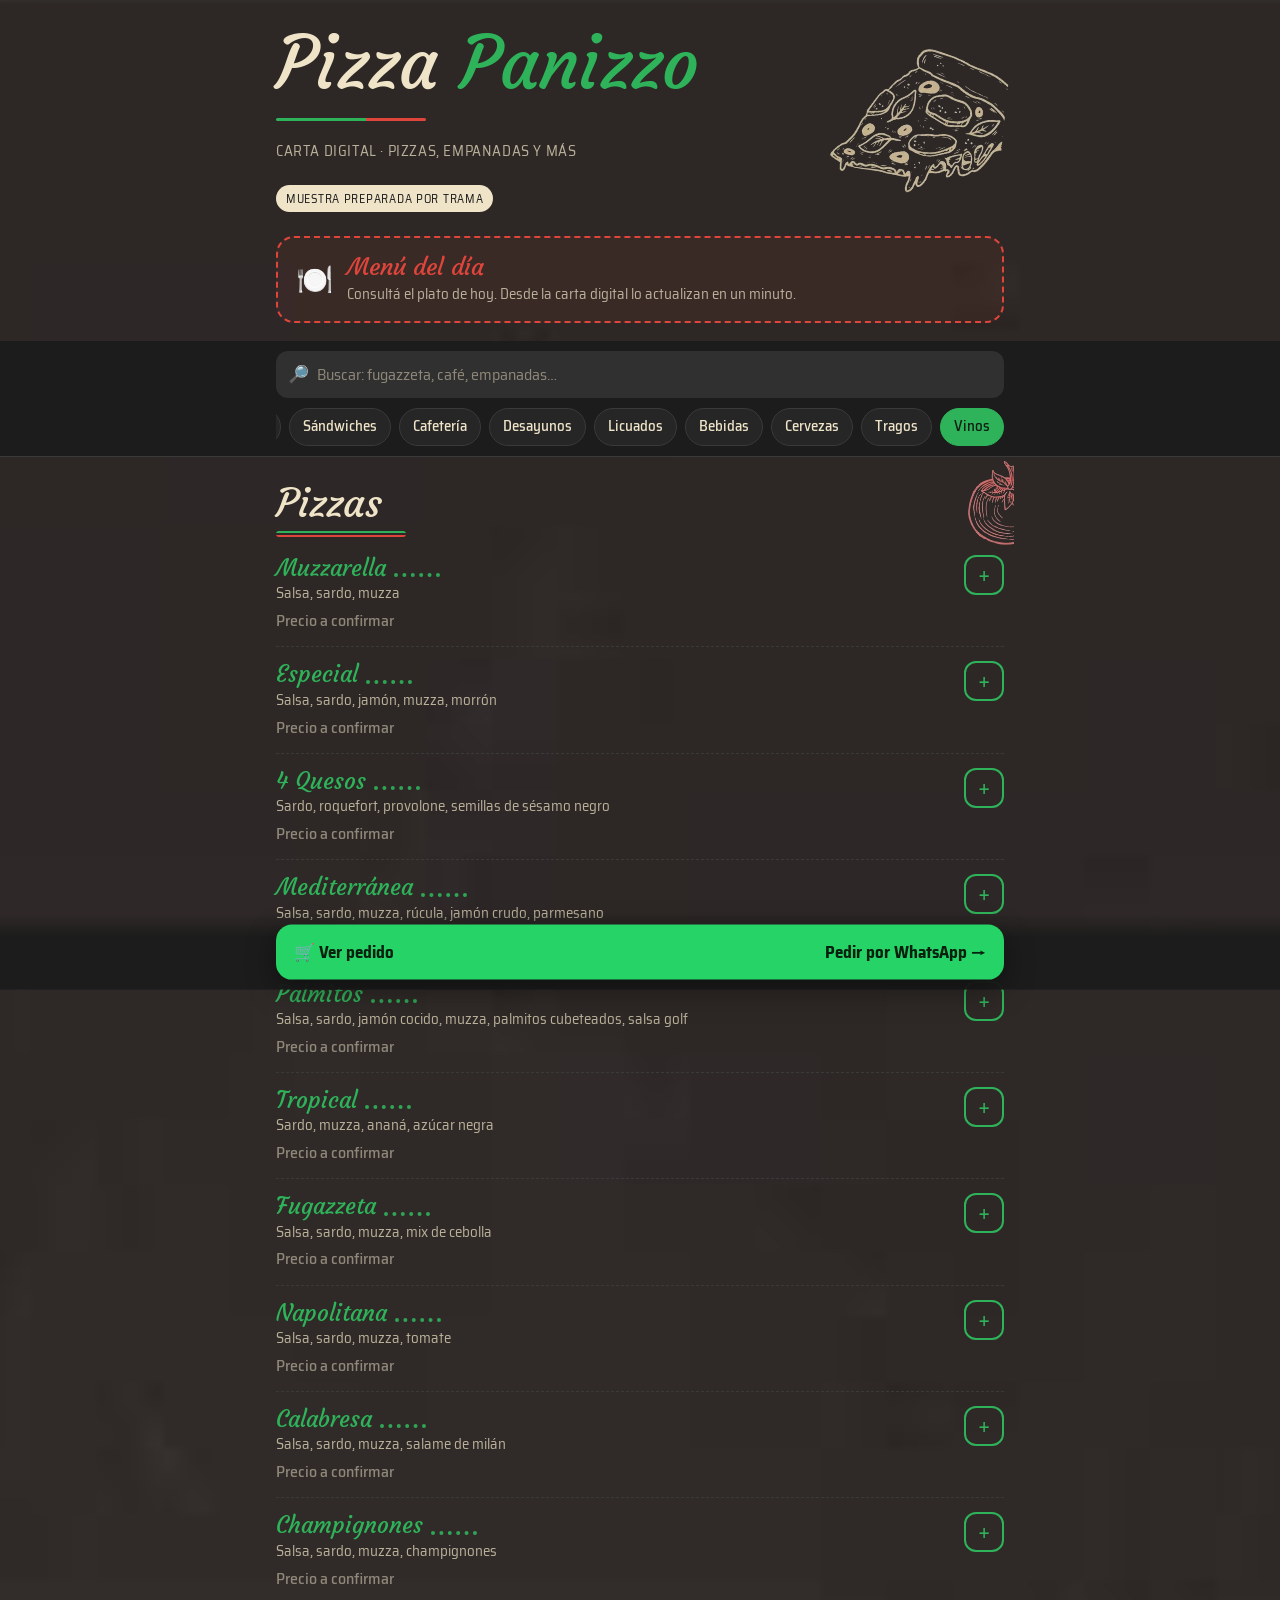
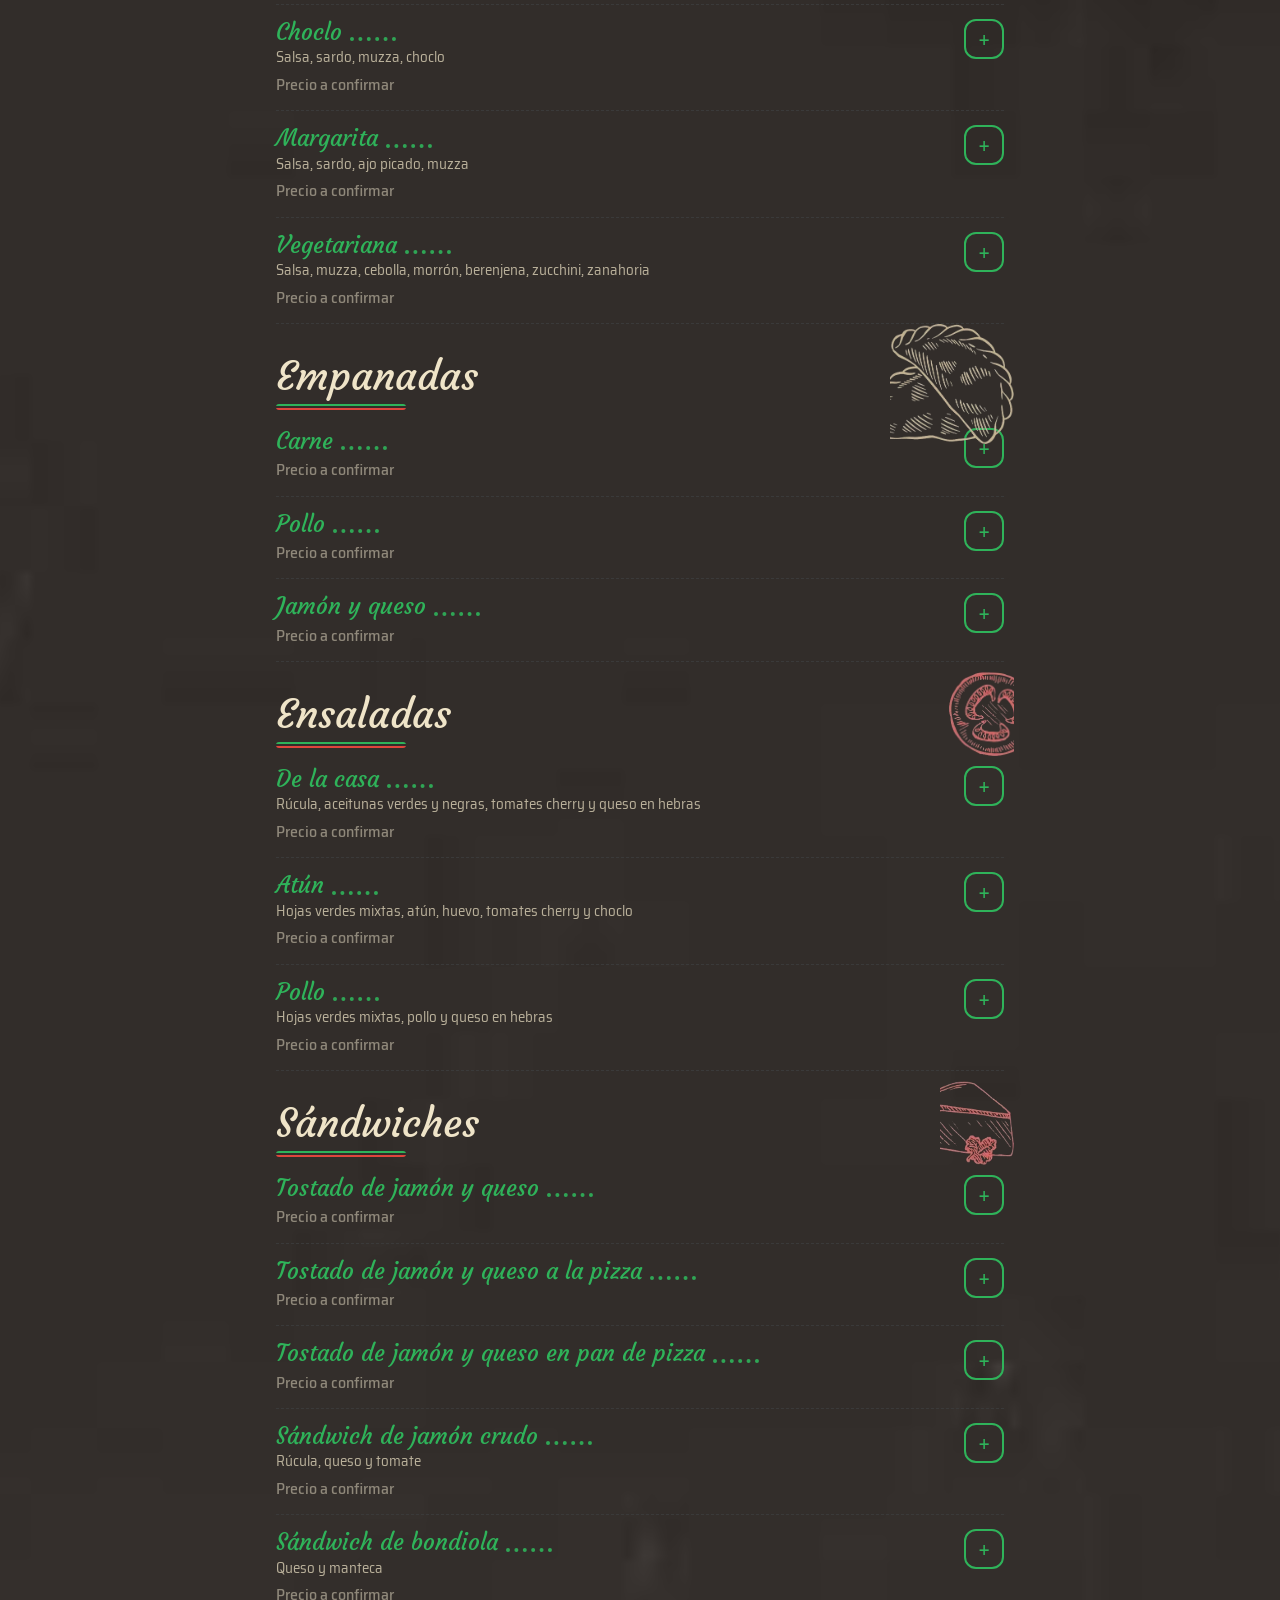
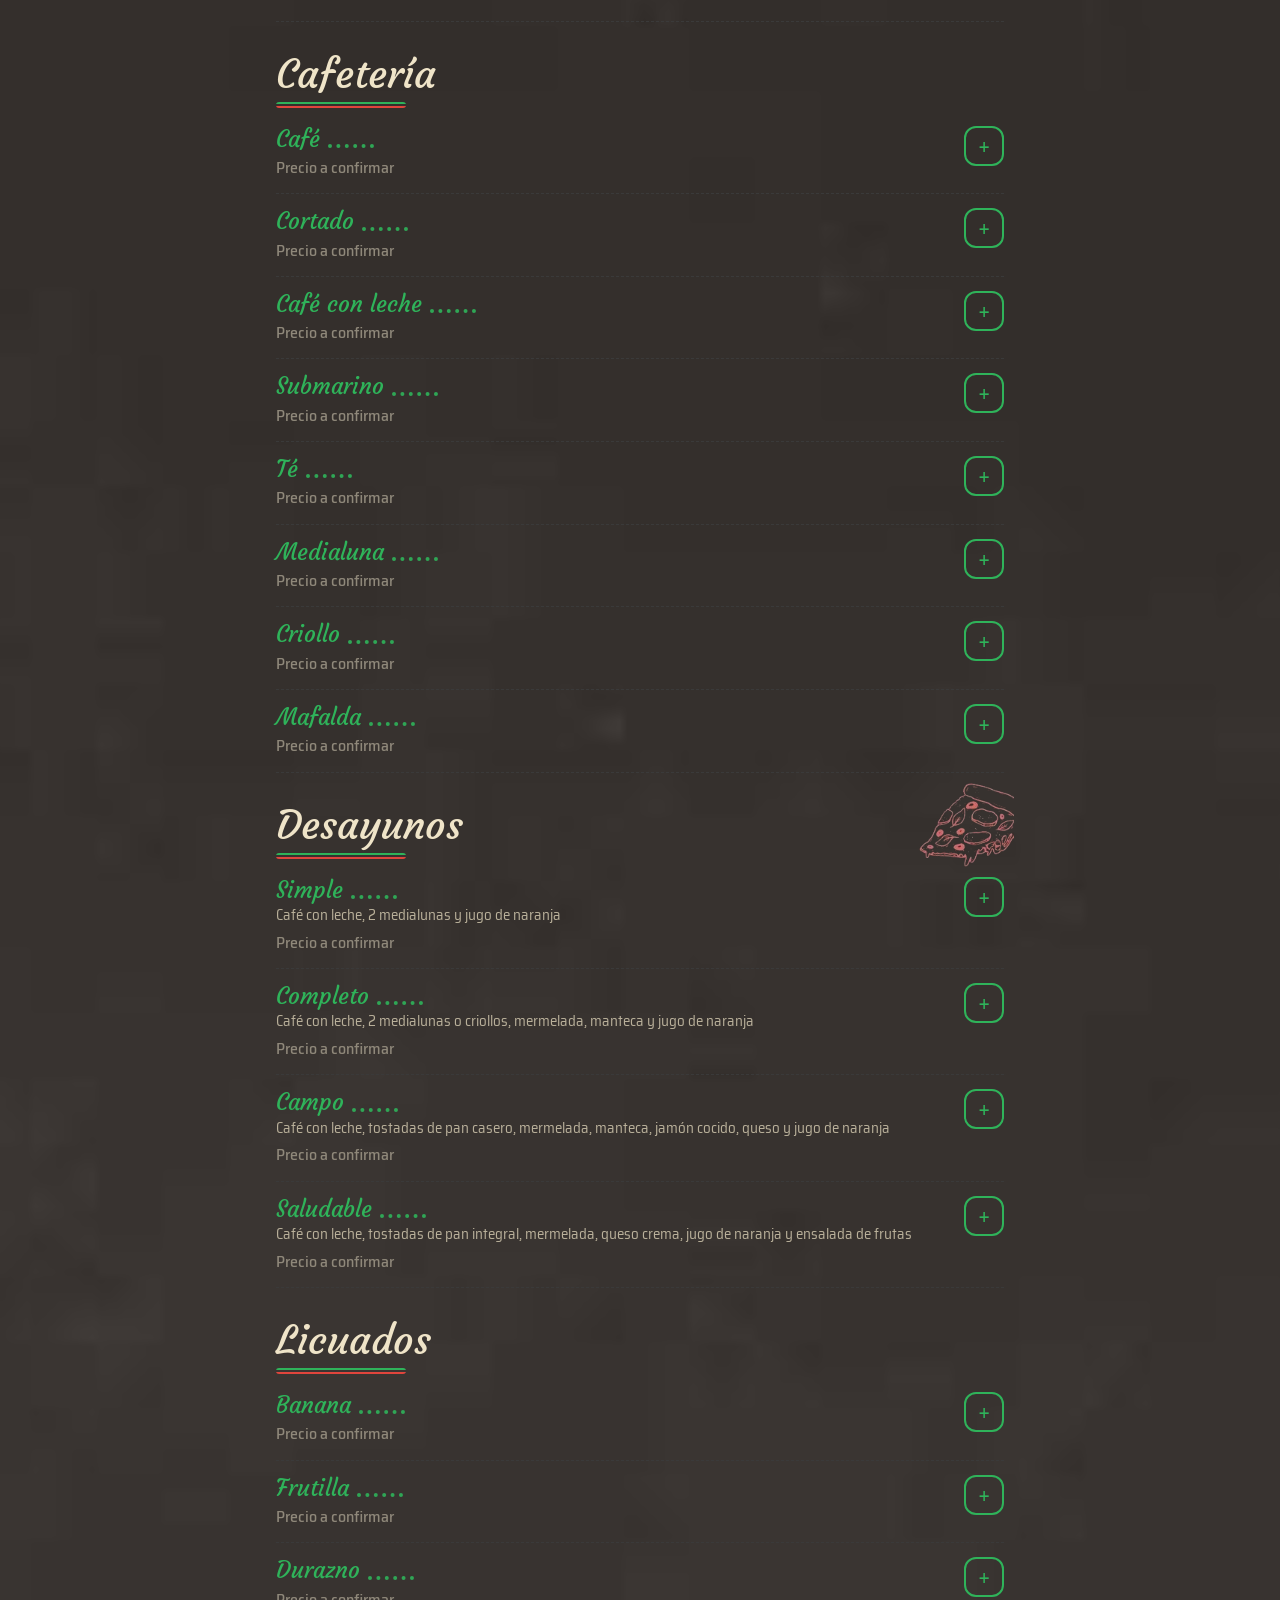
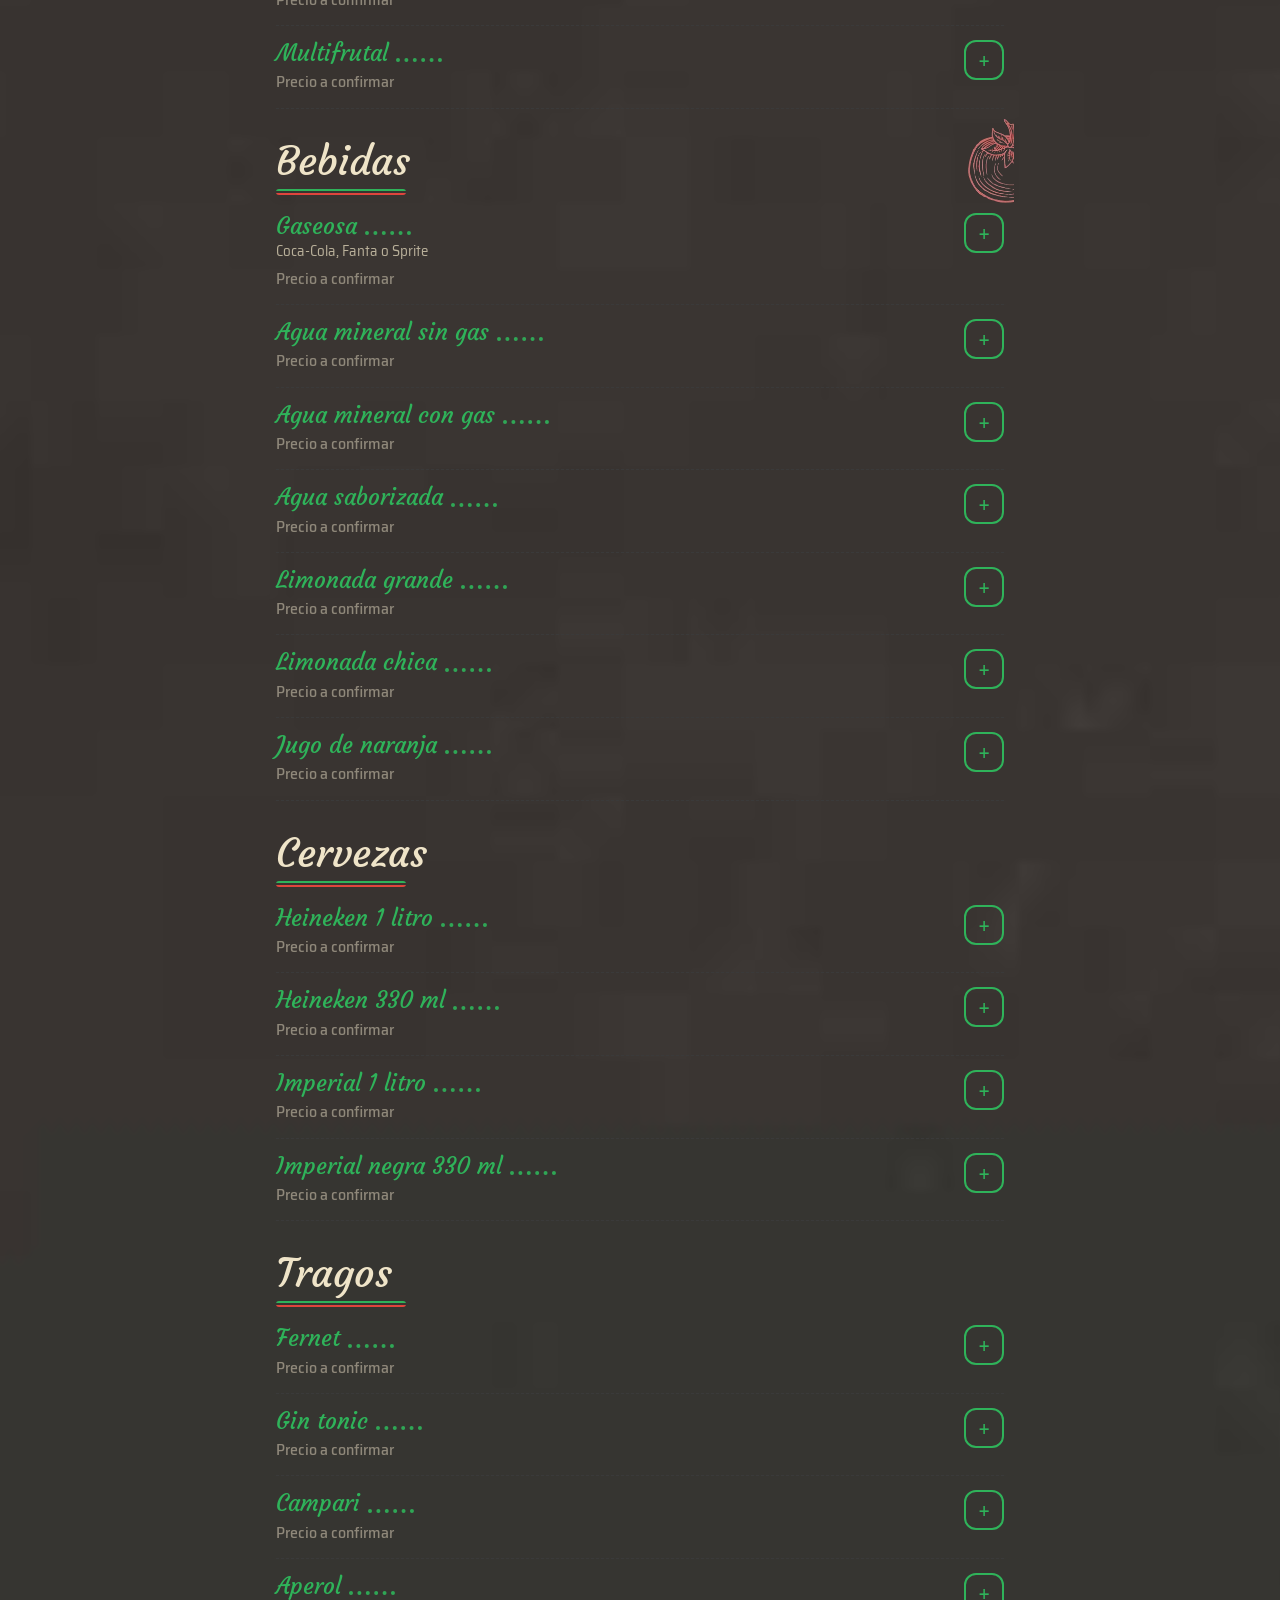
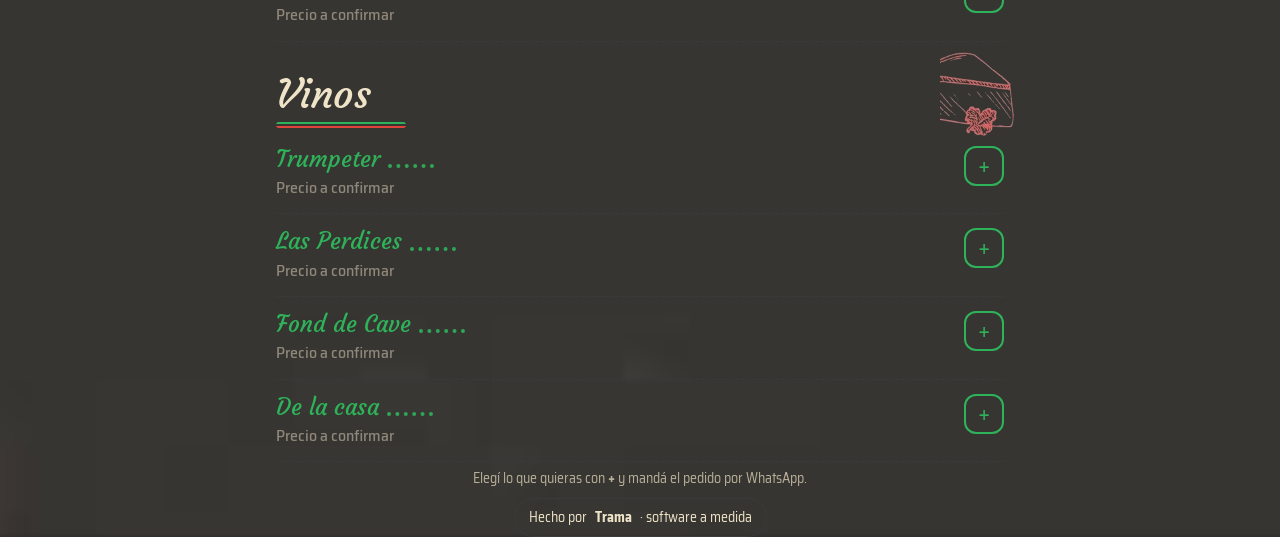
<file: muestras/panizzo/index.html>
<!doctype html>
<html lang="es">
<head>
<meta charset="utf-8">
<meta name="viewport" content="width=device-width, initial-scale=1, viewport-fit=cover">
<title>Pizza Panizzo · Carta digital</title>
<meta name="description" content="Carta digital de Pizza Panizzo: pizzas, empanadas, ensaladas, sándwiches, cafetería y bebidas.">
<meta name="theme-color" content="#1c1c1c">
<meta name="robots" content="noindex">
<link rel="preconnect" href="https://fonts.googleapis.com">
<link rel="preconnect" href="https://fonts.gstatic.com" crossorigin>
<link rel="stylesheet" href="https://fonts.googleapis.com/css2?family=Courgette&family=Saira+Semi+Condensed:wght@400;500;600;700&display=swap">
<style>
:root{
  --pizarra:#1c1c1c; --pizarra-2:#262626; --pizarra-3:#303030; --tiza:#efe4c8; --tiza-2:#b9b09a;
  --verde:#2fb35a; --rojo:#e0453c; --linea:#3a3a3a;
  --script:"Courgette",cursive; --texto:"Saira Semi Condensed",system-ui,sans-serif;
}
*{box-sizing:border-box}
html{scroll-behavior:smooth;scroll-padding-top:120px}
body{margin:0;background:var(--pizarra) url('[data-uri]') center/cover;color:var(--tiza);font:17px/1.45 var(--texto);overflow-x:hidden}
button{font:inherit;color:inherit}
.wrap{max-width:760px;margin:0 auto;padding-inline:16px}

/* encabezado */
.top{padding:28px 16px 18px;position:relative}
.top{display:grid;grid-template-columns:1fr auto;align-items:center;gap:8px;text-align:left}
.top .porcion{grid-column:2;grid-row:1/span 4;width:clamp(84px,24vw,170px);opacity:.95;pointer-events:none;transform:rotate(6deg)}
.top h1,.top .raya,.top p,.top .badge-demo{grid-column:1}
.top h1{font-size:clamp(40px,11vw,72px)!important}
.top .raya{margin:10px 0 0}
.top .badge-demo{justify-self:start}
.top h1{font:400 clamp(44px,12vw,72px)/1 var(--script);margin:0;color:var(--tiza)}
.top h1 span{color:var(--verde)}
.raya{height:3px;width:150px;margin:12px auto 0;background:linear-gradient(90deg,var(--verde) 0 60%,var(--rojo) 60%);border-radius:3px}
.top p{margin:12px 0 0;color:var(--tiza-2);font-size:15px;letter-spacing:.04em;text-transform:uppercase}
.badge-demo{display:inline-block;margin-top:14px;font-size:12px;letter-spacing:.06em;text-transform:uppercase;color:var(--pizarra);background:var(--tiza);padding:5px 10px;border-radius:999px}

/* menú del día */
.dia{margin:6px 0 18px;border:2px dashed var(--rojo);border-radius:18px;padding:16px 18px;display:flex;gap:14px;align-items:center;background:rgba(224,69,60,.07)}
.dia .ic{font-size:30px}
.dia b{display:block;font:400 24px/1.1 var(--script);color:var(--rojo)}
.dia span{color:var(--tiza-2);font-size:15px}

/* buscador y categorías */
.barra{position:sticky;top:0;z-index:5;background:rgba(28,28,28,.94);backdrop-filter:blur(8px);-webkit-backdrop-filter:blur(8px);border-bottom:1px solid var(--linea);padding:10px 0 0}
.buscar{display:flex;align-items:center;gap:8px;background:var(--pizarra-3);border-radius:12px;padding:0 12px;margin-bottom:10px}
.buscar input{flex:1;min-width:0;background:none;border:0;color:var(--tiza);font:16px var(--texto);padding:11px 0;outline:none}
.buscar input::placeholder{color:#8f887a}
.chips{display:flex;gap:8px;overflow-x:auto;padding-bottom:10px;scrollbar-width:none}
.chips::-webkit-scrollbar{display:none}
.chips a{flex:none;text-decoration:none;color:var(--tiza);background:var(--pizarra-2);border:1px solid var(--linea);padding:7px 13px;border-radius:999px;font-size:15px;font-weight:500;white-space:nowrap}
.chips a.on{background:var(--verde);border-color:var(--verde);color:#0d1f12}

/* secciones */
section{padding:26px 0 6px;position:relative}
section h2{font:400 40px/1 var(--script);color:var(--tiza);margin:0 0 4px;position:relative;z-index:1}
section h2::after{content:"";display:block;width:130px;height:6px;margin-top:8px;border-radius:3px;
  background:linear-gradient(var(--verde) 0 2px,transparent 2px 4px,var(--rojo) 4px 6px)}
.deco{position:absolute;right:-10px;top:4px;height:84px;width:auto;pointer-events:none;opacity:.95}
.deco.grande{height:120px;top:-6px}
.item h3{font:400 23px/1.15 var(--script);color:var(--verde)}
.item h3::after{content:"";display:inline-block;width:46px;margin-left:8px;vertical-align:middle;border-bottom:4px dotted var(--verde);opacity:.9}
.nota{color:var(--tiza-2);font-size:14px;margin:10px 0 0}
.item{display:flex;gap:12px;align-items:flex-start;padding:14px 0;border-bottom:1px dashed var(--linea)}
.item .txt{flex:1;min-width:0}
.item h3{margin:0;font-size:19px;font-weight:600;color:var(--tiza)}
.item p{margin:2px 0 0;color:var(--tiza-2);font-size:15px}
.precio{color:var(--verde);font-weight:600;font-size:16px;margin-top:4px}
.precio.vacio{color:#8f887a;font-weight:500}
.add{flex:none;width:40px;height:40px;border-radius:12px;border:2px solid var(--verde);background:none;color:var(--verde);font-size:24px;line-height:1;cursor:pointer;display:flex;align-items:center;justify-content:center;transition:background .2s,color .2s}
.add:active,.add.si{background:var(--verde);color:#0d1f12}
.cant{min-width:22px;text-align:center;font-weight:700;color:var(--verde);align-self:center}
.oculto{display:none!important}
.vacio-busqueda{color:var(--tiza-2);text-align:center;padding:30px 0}

/* pedido */
.pedido{position:fixed;left:0;right:0;bottom:0;z-index:10;padding:10px 16px calc(10px + env(safe-area-inset-bottom));background:linear-gradient(transparent,rgba(28,28,28,.96) 30%);transform:translateY(120%);transition:transform .35s}
.pedido.si{transform:none}
.pedido button{width:100%;max-width:728px;margin:0 auto;display:flex;align-items:center;justify-content:space-between;gap:10px;border:0;border-radius:16px;padding:15px 18px;background:#25d366;color:#08210f;font-weight:700;font-size:17px;cursor:pointer;box-shadow:0 10px 30px rgba(0,0,0,.4)}
.pedido small{font-weight:600;opacity:.8}
.hoja{position:fixed;inset:0;z-index:20;background:rgba(0,0,0,.6);display:flex;align-items:flex-end;justify-content:center}
.hoja[hidden]{display:none}
.hoja .caja{width:100%;max-width:760px;max-height:85vh;overflow:auto;background:var(--pizarra-2);border-radius:22px 22px 0 0;padding:20px 18px calc(20px + env(safe-area-inset-bottom))}
.hoja h2{font:400 30px/1 var(--script);color:var(--verde);margin:0 0 12px}
.fila{display:flex;align-items:center;gap:10px;padding:10px 0;border-bottom:1px dashed var(--linea)}
.fila span{flex:1}
.fila button{width:34px;height:34px;border-radius:10px;border:1px solid var(--linea);background:var(--pizarra-3);cursor:pointer;font-size:18px}
.hoja textarea,.hoja input{width:100%;margin-top:12px;background:var(--pizarra-3);border:1px solid var(--linea);border-radius:12px;color:var(--tiza);font:16px var(--texto);padding:11px 12px}
.hoja .acc{display:flex;gap:10px;margin-top:14px}
.hoja .acc button{flex:1;border:0;border-radius:14px;padding:14px;font-weight:700;cursor:pointer}
.btn-wa{background:#25d366;color:#08210f}
.btn-sec{background:var(--pizarra-3);color:var(--tiza)}

footer{margin:40px 0 110px;text-align:center;color:var(--tiza-2);font-size:14px}
footer a{color:var(--tiza)}
.trama{display:inline-flex;align-items:center;gap:8px;margin-top:10px;padding:8px 14px;border:1px solid var(--linea);border-radius:999px;text-decoration:none}
@media (prefers-reduced-motion:reduce){html{scroll-behavior:auto}.pedido{transition:none}}
section .item h3{font:400 23px/1.15 var(--script);color:var(--verde)}
</style>
</head>
<body>
<header class="top wrap">
  <img class="porcion" src="[data-uri]" alt="">
  <h1>Pizza <span>Panizzo</span></h1>
  <div class="raya" aria-hidden="true"></div>
  <p>Carta digital · Pizzas, empanadas y más</p>
  <span class="badge-demo">Muestra preparada por Trama</span>
</header>

<div class="wrap">
  <div class="dia" id="dia">
    <div class="ic" aria-hidden="true">🍽️</div>
    <div><b>Menú del día</b><span>Consultá el plato de hoy. Desde la carta digital lo actualizan en un minuto.</span></div>
  </div>
</div>

<div class="barra">
  <div class="wrap">
    <label class="buscar"><span aria-hidden="true">🔎</span><input id="q" type="search" placeholder="Buscar: fugazzeta, café, empanadas…" aria-label="Buscar en la carta"></label>
    <nav class="chips" id="chips" aria-label="Secciones"></nav>
  </div>
</div>

<main class="wrap" id="carta"></main>
<p class="wrap vacio-busqueda oculto" id="sinres">No encontramos nada con esa búsqueda.</p>

<footer class="wrap">
  <div>Elegí lo que quieras con <b>+</b> y mandá el pedido por WhatsApp.</div>
  <a class="trama" href="https://trama-dev.netlify.app" target="_blank" rel="noopener">Hecho por <b>Trama</b> · software a medida</a>
</footer>

<div class="pedido" id="pedido"><button type="button" id="ver"><span>🛒 Ver pedido <small id="cuenta"></small></span><span>Pedir por WhatsApp →</span></button></div>

<div class="hoja" id="hoja" hidden>
  <div class="caja" role="dialog" aria-modal="true" aria-labelledby="hoja-t">
    <h2 id="hoja-t">Tu pedido</h2>
    <div id="filas"></div>
    <input id="nombre" placeholder="Tu nombre" autocomplete="name">
    <textarea id="nota" rows="2" placeholder="¿Algo más? (retiro o envío, dirección, aclaraciones)"></textarea>
    <div class="acc"><button class="btn-sec" type="button" id="cerrar">Seguir eligiendo</button><button class="btn-wa" type="button" id="enviar">Enviar por WhatsApp</button></div>
  </div>
</div>

<script>
// Número de WhatsApp del local (vacío: WhatsApp pregunta a quién mandarlo). Ej: "5493511234567"
const WHATSAPP = "";
// Precios: completar acá (0 = "a confirmar")
const CARTA = [
  {id:"pizzas", t:"Pizzas", items:[
    ["Muzzarella","Salsa, sardo, muzza"],
    ["Especial","Salsa, sardo, jamón, muzza, morrón"],
    ["4 Quesos","Sardo, roquefort, provolone, semillas de sésamo negro"],
    ["Mediterránea","Salsa, sardo, muzza, rúcula, jamón crudo, parmesano"],
    ["Palmitos","Salsa, sardo, jamón cocido, muzza, palmitos cubeteados, salsa golf"],
    ["Tropical","Sardo, muzza, ananá, azúcar negra"],
    ["Fugazzeta","Salsa, sardo, muzza, mix de cebolla"],
    ["Napolitana","Salsa, sardo, muzza, tomate"],
    ["Calabresa","Salsa, sardo, muzza, salame de milán"],
    ["Champignones","Salsa, sardo, muzza, champignones"],
    ["Choclo","Salsa, sardo, muzza, choclo"],
    ["Margarita","Salsa, sardo, ajo picado, muzza"],
    ["Vegetariana","Salsa, muzza, cebolla, morrón, berenjena, zucchini, zanahoria"]]},
  {id:"empanadas", t:"Empanadas", items:[["Carne",""],["Pollo",""],["Jamón y queso",""]]},
  {id:"ensaladas", t:"Ensaladas", items:[
    ["De la casa","Rúcula, aceitunas verdes y negras, tomates cherry y queso en hebras"],
    ["Atún","Hojas verdes mixtas, atún, huevo, tomates cherry y choclo"],
    ["Pollo","Hojas verdes mixtas, pollo y queso en hebras"]]},
  {id:"sandwiches", t:"Sándwiches", items:[
    ["Tostado de jamón y queso",""],["Tostado de jamón y queso a la pizza",""],["Tostado de jamón y queso en pan de pizza",""],
    ["Sándwich de jamón crudo","Rúcula, queso y tomate"],["Sándwich de bondiola","Queso y manteca"]]},
  {id:"cafeteria", t:"Cafetería", items:[["Café",""],["Cortado",""],["Café con leche",""],["Submarino",""],["Té",""],["Medialuna",""],["Criollo",""],["Mafalda",""]]},
  {id:"desayunos", t:"Desayunos", items:[
    ["Simple","Café con leche, 2 medialunas y jugo de naranja"],
    ["Completo","Café con leche, 2 medialunas o criollos, mermelada, manteca y jugo de naranja"],
    ["Campo","Café con leche, tostadas de pan casero, mermelada, manteca, jamón cocido, queso y jugo de naranja"],
    ["Saludable","Café con leche, tostadas de pan integral, mermelada, queso crema, jugo de naranja y ensalada de frutas"]]},
  {id:"licuados", t:"Licuados", items:[["Banana",""],["Frutilla",""],["Durazno",""],["Multifrutal",""]]},
  {id:"bebidas", t:"Bebidas", items:[
    ["Gaseosa","Coca-Cola, Fanta o Sprite"],["Agua mineral sin gas",""],["Agua mineral con gas",""],["Agua saborizada",""],
    ["Limonada grande",""],["Limonada chica",""],["Jugo de naranja",""]]},
  {id:"cervezas", t:"Cervezas", items:[["Heineken 1 litro",""],["Heineken 330 ml",""],["Imperial 1 litro",""],["Imperial negra 330 ml",""]]},
  {id:"tragos", t:"Tragos", items:[["Fernet",""],["Gin tonic",""],["Campari",""],["Aperol",""]]},
  {id:"vinos", t:"Vinos", items:[["Trumpeter",""],["Las Perdices",""],["Fond de Cave",""],["De la casa",""]]},
];
const PRECIOS = {}; // ej: PRECIOS["Muzzarella"] = 9500
const DECO = {pizzas:["tomate1",""],empanadas:["empanada","grande"],ensaladas:["tomate2",""],sandwiches:["queso",""],
  desayunos:["porcion2",""],bebidas:["tomate1",""],vinos:["queso",""]};
const DIBUJOS = {"porcion2": "[data-uri]", "queso": "[data-uri]", "tomate1": "[data-uri]", "tomate2": "[data-uri]", "empanada": "[data-uri]"};

const $ = s => document.querySelector(s);
const carta = $("#carta"), chips = $("#chips");
const pedido = new Map();
const plata = n => "$ " + n.toLocaleString("es-AR");
const norm = s => s.normalize("NFD").replace(/[̀-ͯ]/g,"").toLowerCase();

CARTA.forEach(sec=>{
  const a=document.createElement("a"); a.href="#"+sec.id; a.textContent=sec.t; chips.appendChild(a);
  const s=document.createElement("section"); s.id=sec.id;
  s.innerHTML=`<h2>${sec.t}</h2>`;
  if(DECO[sec.id]){const im=document.createElement("img");im.className="deco "+DECO[sec.id][1];im.src=DIBUJOS[DECO[sec.id][0]];im.alt="";s.appendChild(im);}
  sec.items.forEach(([n,d])=>{
    const key=sec.t+" · "+n, p=PRECIOS[n]||0;
    const it=document.createElement("div"); it.className="item"; it.dataset.q=norm(n+" "+d+" "+sec.t);
    it.innerHTML=`<div class="txt"><h3></h3>${d?"<p></p>":""}<div class="precio ${p?"":"vacio"}">${p?plata(p):"Precio a confirmar"}</div></div><span class="cant" aria-live="polite"></span><button class="add" type="button" aria-label="Agregar ${n}">+</button>`;
    it.querySelector("h3").textContent=n; if(d) it.querySelector("p").textContent=d;
    it.querySelector(".add").addEventListener("click",()=>{pedido.set(key,(pedido.get(key)||0)+1);pinta()});
    it.dataset.key=key; s.appendChild(it);
  });
  carta.appendChild(s);
});

function pinta(){
  let total=0;
  document.querySelectorAll(".item").forEach(it=>{const c=pedido.get(it.dataset.key)||0; it.querySelector(".cant").textContent=c?c:""; it.querySelector(".add").classList.toggle("si",c>0); total+=c;});
  $("#cuenta").textContent=total?`(${total})`:"";
  $("#pedido").classList.toggle("si",total>0);
  const f=$("#filas"); f.innerHTML="";
  pedido.forEach((c,k)=>{
    const r=document.createElement("div"); r.className="fila";
    r.innerHTML=`<span></span><button type="button" aria-label="Quitar uno">−</button><b>${c}</b><button type="button" aria-label="Agregar uno">+</button>`;
    r.querySelector("span").textContent=k.split(" · ")[1];
    const [menos,mas]=r.querySelectorAll("button");
    menos.onclick=()=>{c>1?pedido.set(k,c-1):pedido.delete(k);pinta();if(!pedido.size)cerrar()};
    mas.onclick=()=>{pedido.set(k,c+1);pinta()};
    f.appendChild(r);
  });
}
const hoja=$("#hoja");
function cerrar(){hoja.hidden=true}
$("#ver").onclick=()=>{hoja.hidden=false};
$("#cerrar").onclick=cerrar;
hoja.addEventListener("click",e=>{if(e.target===hoja)cerrar()});
$("#enviar").onclick=()=>{
  const lineas=[...pedido].map(([k,c])=>`• ${c} x ${k.split(" · ")[1]}`);
  const nombre=$("#nombre").value.trim(), nota=$("#nota").value.trim();
  const txt=`¡Hola Panizzo! Quiero hacer este pedido:\n${lineas.join("\n")}`+(nota?`\n\n${nota}`:"")+(nombre?`\n\nSoy ${nombre}.`:"");
  window.open(`https://wa.me/${WHATSAPP}?text=${encodeURIComponent(txt)}`,"_blank","noopener");
};

// buscador
$("#q").addEventListener("input",e=>{
  const q=norm(e.target.value.trim()); let vis=0;
  document.querySelectorAll("section").forEach(s=>{let n=0;s.querySelectorAll(".item").forEach(it=>{const ok=!q||it.dataset.q.includes(q);it.classList.toggle("oculto",!ok);if(ok)n++});s.classList.toggle("oculto",!n);vis+=n});
  $("#sinres").classList.toggle("oculto",vis>0);
});

// categoría activa al scrollear
const links=[...chips.querySelectorAll("a")];
const io=new IntersectionObserver(es=>es.forEach(e=>{if(e.isIntersecting){links.forEach(a=>a.classList.toggle("on",a.hash==="#"+e.target.id));const on=chips.querySelector(".on");if(on)chips.scrollTo({left:on.offsetLeft-chips.clientWidth/2+on.offsetWidth/2,behavior:"smooth"})}}),{rootMargin:"-45% 0px -50% 0px"});
document.querySelectorAll("section").forEach(s=>io.observe(s));
</script>
<script defer src="https://web-production-a459e.up.railway.app/trama/tracker.js"></script>
</body>
</html>
</file>
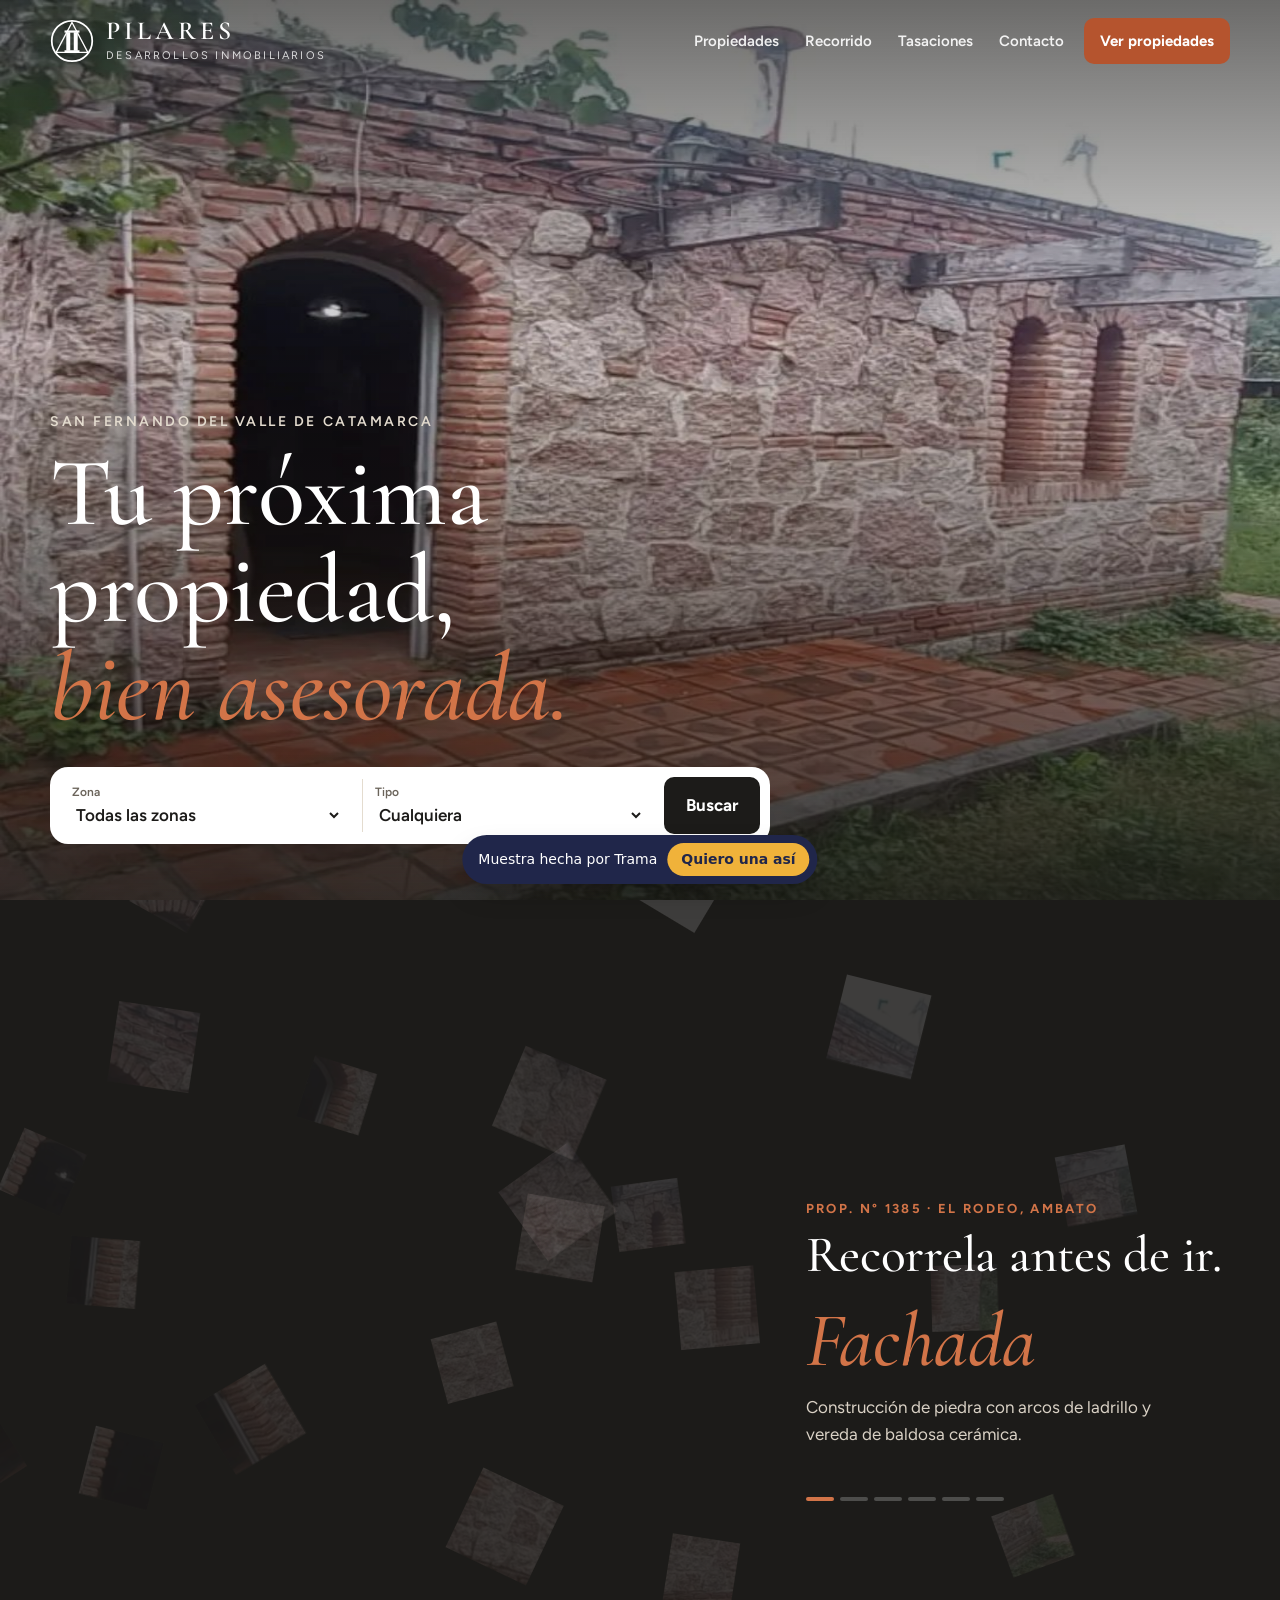
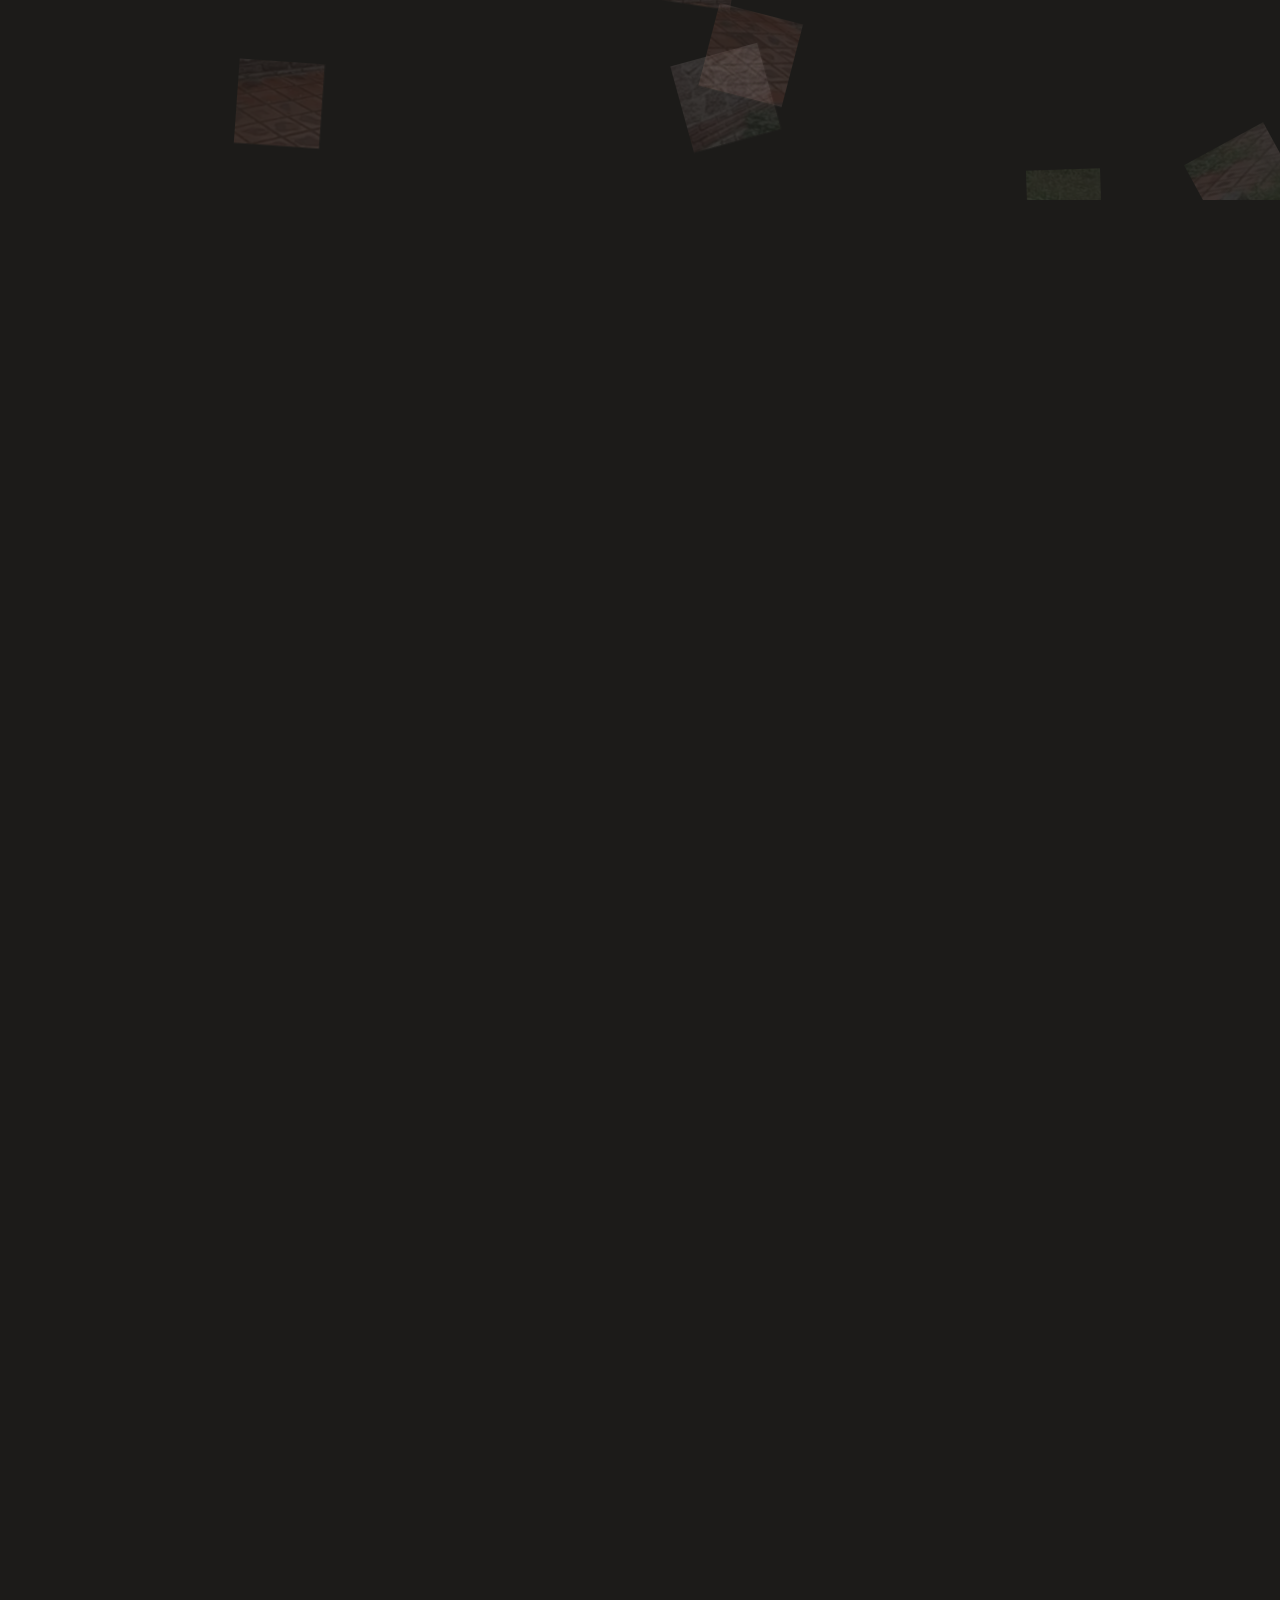
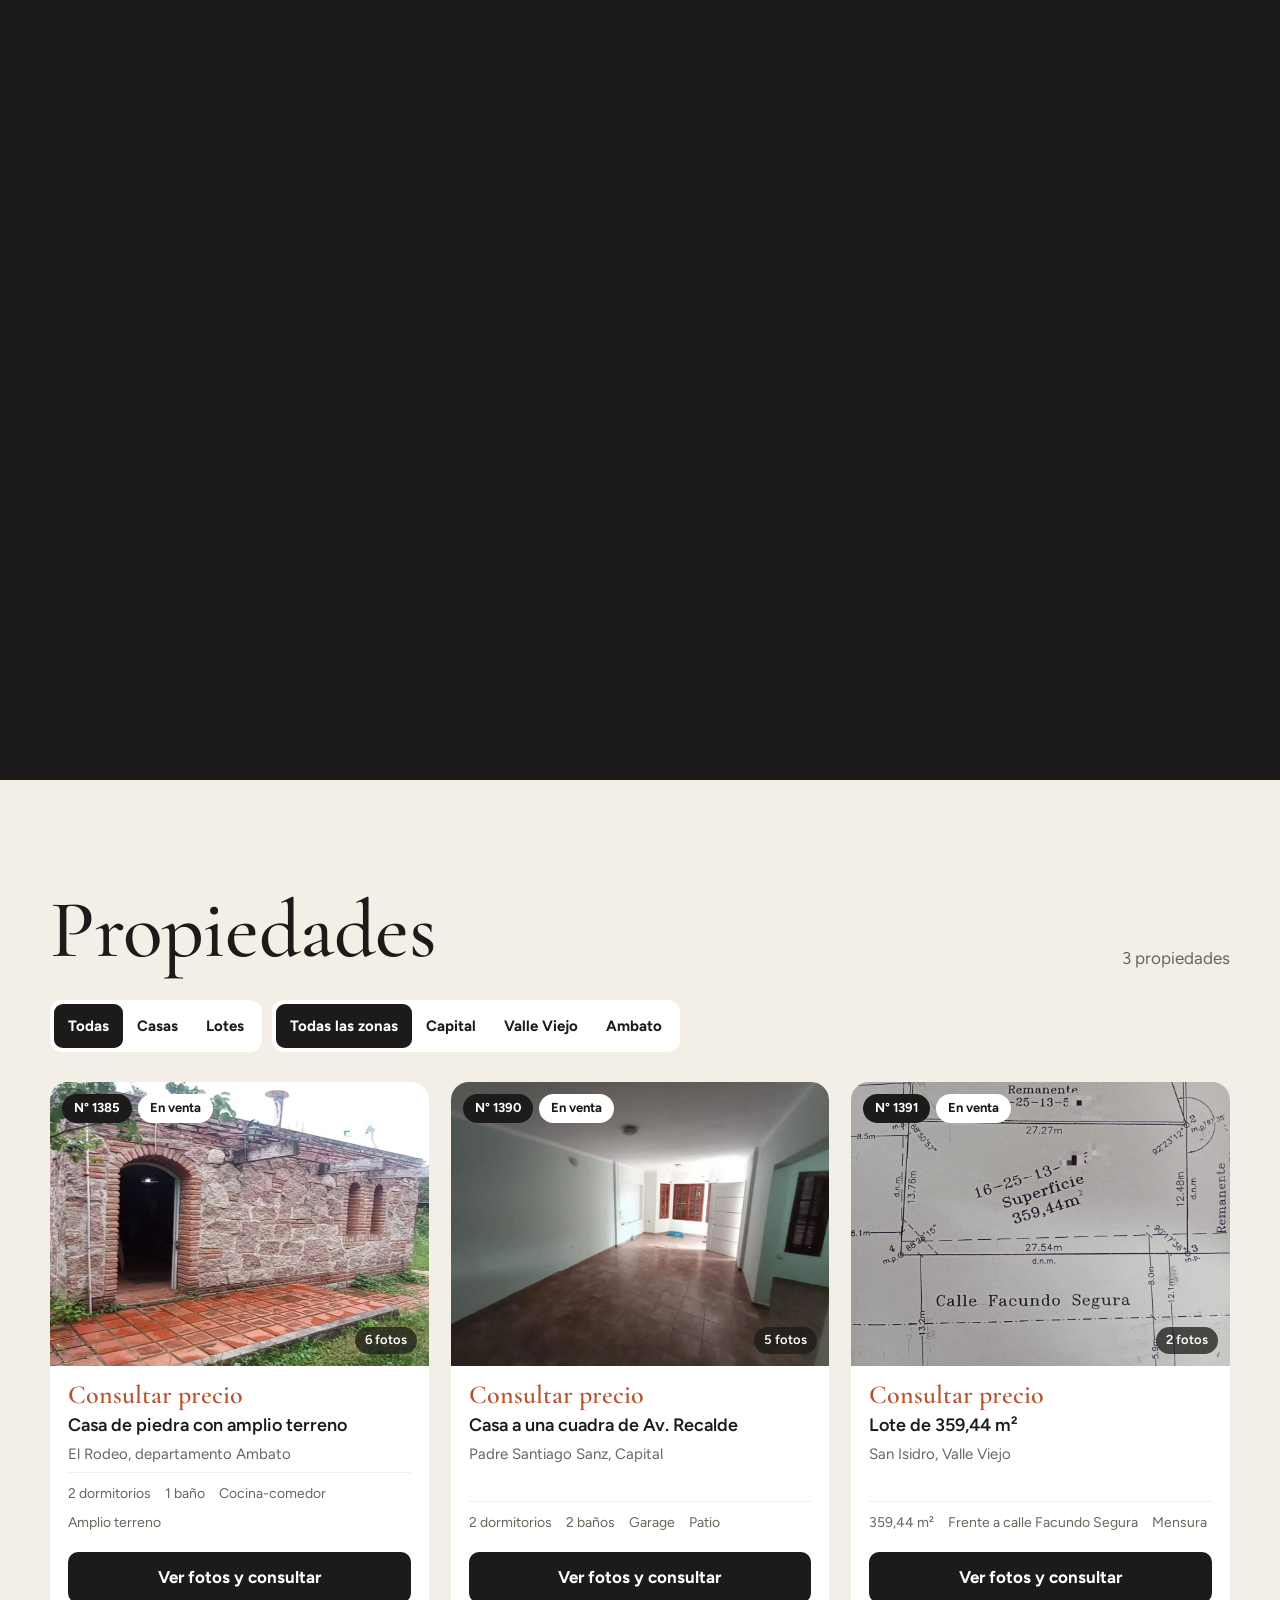
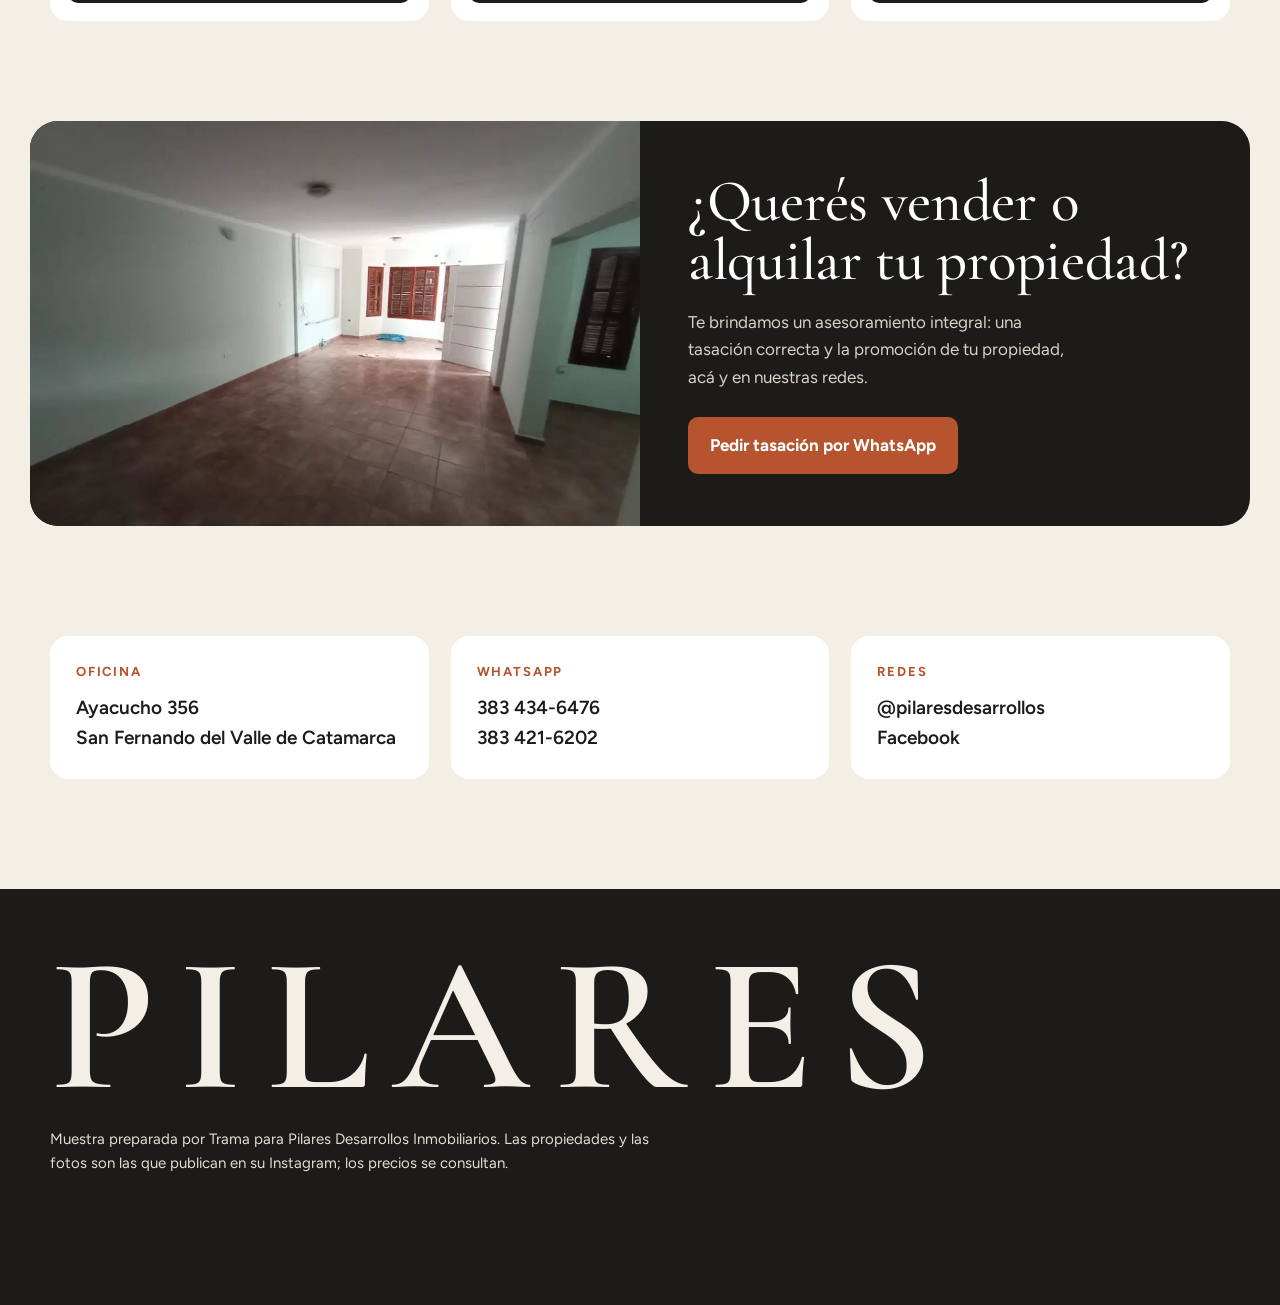
<file: muestras/pilares/index.html>
<!doctype html>
<html lang="es">
<head>
<meta charset="utf-8">
<meta name="viewport" content="width=device-width, initial-scale=1, viewport-fit=cover">
<meta name="robots" content="noindex, nofollow">
<title>Pilares · Desarrollos Inmobiliarios</title>
<meta name="description" content="Muestra de web para Pilares Desarrollos Inmobiliarios, Catamarca. Hecha por Trama.">
<meta name="theme-color" content="#1C1B19">
<link rel="icon" href="data:image/svg+xml,%3Csvg xmlns='http://www.w3.org/2000/svg' viewBox='0 0 64 64'%3E%3Crect width='64' height='64' rx='14' fill='%231C1B19'/%3E%3Crect x='22' y='16' width='7' height='32' fill='%23F3EEE6'/%3E%3Crect x='35' y='16' width='7' height='32' fill='%23F3EEE6'/%3E%3C/svg%3E">
<link rel="preconnect" href="https://fonts.googleapis.com">
<link rel="preconnect" href="https://fonts.gstatic.com" crossorigin>
<link rel="stylesheet" href="https://fonts.googleapis.com/css2?family=Cormorant+Garamond:ital,wght@0,500;0,600;1,500&family=Figtree:wght@400;500;600;700&display=swap">
<link rel="stylesheet" href="../kit/armado.css">
<style>
:root{
  --carbon:#1C1B19; --carbon-2:#2A2825; --cal:#F3EEE6; --cal-2:#E4DCCF; --teja:#B5542E; --teja-2:#D27448; --tinta:#1C1B19; --gris:#6B645B; --blanco:#FFFFFF;
  --f-display:"Cormorant Garamond",Georgia,serif;
  --f-texto:"Figtree",ui-sans-serif,system-ui,sans-serif;
  --ease:cubic-bezier(.2,.7,.2,1);
  color-scheme:light;
}
*{box-sizing:border-box}
html{scroll-behavior:smooth}
body{margin:0;background:var(--cal);color:var(--tinta);font:17px/1.6 var(--f-texto);-webkit-font-smoothing:antialiased;overflow-x:hidden}
a{color:inherit}
button,input,select{font:inherit;color:inherit}
button{cursor:pointer}
h1,h2,h3{font-family:var(--f-display);font-weight:500;margin:0;line-height:1;letter-spacing:-.005em;text-wrap:balance}
p{margin:0}
.wrap{max-width:1220px;margin:0 auto;padding-inline:20px}
:focus-visible{outline:3px solid var(--teja-2);outline-offset:3px;border-radius:6px}

/* navegación */
.nav{position:absolute;inset:0 0 auto 0;z-index:20;color:#fff}
.nav .wrap{display:flex;align-items:center;gap:20px;height:82px}
.logo{display:flex;align-items:center;gap:12px;text-decoration:none}
.logo svg{width:44px;height:44px;flex:none}
.logo b{display:block;font:600 26px/1 var(--f-display);letter-spacing:.16em}
.logo small{display:block;font-size:11px;letter-spacing:.2em;text-transform:uppercase;opacity:.8;margin-top:3px}
.nav nav{margin-left:auto;display:flex;gap:26px;font-weight:600;font-size:15px}
.nav nav a{text-decoration:none;opacity:.9}
.btn{display:inline-flex;align-items:center;justify-content:center;gap:10px;border-radius:10px;padding:15px 22px;font-weight:700;text-decoration:none;border:0;transition:transform .3s var(--ease),background .3s}
.btn:hover{transform:translateY(-2px)}
.btn-t{background:var(--teja);color:#fff}
.btn-t:hover{background:var(--teja-2)}
.btn-c{background:var(--carbon);color:#fff}
.btn-l{background:transparent;box-shadow:inset 0 0 0 2px currentColor}
.nav .btn{padding:11px 16px;font-size:15px;white-space:nowrap}
@media (max-width:820px){.nav nav{display:none}.nav .btn{margin-left:auto;padding:10px 13px;font-size:14px}.logo small{display:none}.logo b{font-size:22px}.logo svg{width:38px;height:38px}}

/* héroe */
.heroe{position:relative;min-height:100svh;display:flex;align-items:flex-end;color:#fff;overflow:hidden;background:var(--carbon)}
.heroe .tiras{position:absolute;inset:0}
.heroe::after{content:"";position:absolute;inset:0;background:linear-gradient(180deg,rgba(28,27,25,.65) 0%,rgba(28,27,25,.15) 38%,rgba(28,27,25,.88) 100%);pointer-events:none}
.heroe-in{position:relative;z-index:1;width:100%;padding-bottom:56px}
.heroe .pre{font-size:14px;font-weight:600;letter-spacing:.18em;text-transform:uppercase;color:var(--cal-2)}
.heroe h1{font-size:clamp(50px,7.6vw,116px);max-width:13ch;margin-top:12px}
.heroe h1 em{color:var(--teja-2)}
.buscador{margin-top:30px;background:var(--blanco);color:var(--tinta);border-radius:18px;padding:10px;display:grid;grid-template-columns:minmax(0,1fr) minmax(0,1fr) auto;gap:8px;align-items:center;max-width:720px;box-shadow:0 30px 60px -30px rgba(0,0,0,.6)}
.ops{display:flex;background:var(--cal);border-radius:12px;padding:4px}
.ops button{border:0;background:transparent;border-radius:9px;padding:10px 14px;font-weight:700;font-size:15px}
.ops button[aria-pressed="true"]{background:var(--carbon);color:#fff}
.buscador label{display:flex;flex-direction:column;padding:4px 12px;border-left:1.5px solid var(--cal-2)}
.buscador label:first-child{border-left:0}
.buscador label small{font-size:12px;color:var(--gris);font-weight:600}
.buscador select{border:0;background:transparent;font-weight:600;padding:2px 0;outline:0;min-width:0}
@media (max-width:820px){.buscador{grid-template-columns:minmax(0,1fr) minmax(0,1fr)}.buscador .btn{grid-column:1/-1}.buscador label{border-left:0;background:var(--cal);border-radius:10px}}

/* recorrido */
.recorrido{background:var(--carbon);color:#fff;position:relative}
.rec-pin{min-height:100svh;display:flex;align-items:center;padding-block:72px;overflow:hidden}
.recorrido.fija{height:520vh}
.recorrido.fija .rec-pin{position:sticky;top:0;height:100svh;min-height:0}
.rec-grid{display:grid;grid-template-columns:minmax(0,1.25fr) minmax(0,.75fr);gap:48px;align-items:center;width:100%}
.ventana .mosaico{aspect-ratio:1/1;width:100%;max-height:78svh;border-radius:6px;margin-inline:auto}
.rec .pre{font-size:13px;font-weight:700;letter-spacing:.18em;text-transform:uppercase;color:var(--teja-2)}
.rec h2{font-size:clamp(34px,4vw,56px);margin-top:10px}
.amb-nombre{font:500 clamp(48px,6vw,84px)/1 var(--f-display);color:var(--teja-2);margin-top:22px;font-style:italic}
.amb-txt{margin-top:14px;color:#D9D1C5;max-width:32ch;min-height:4.8em}
.pasos{display:flex;gap:6px;margin-top:22px}
.pasos i{width:28px;height:4px;border-radius:2px;background:rgba(255,255,255,.22);transition:background .4s}
.pasos i.on{background:var(--teja-2)}
@media (max-width:900px){.rec-grid{grid-template-columns:minmax(0,1fr);gap:20px}.rec-pin{padding-block:36px}.ventana .mosaico{max-height:52svh;width:auto;aspect-ratio:1/1}.amb-nombre{font-size:42px;margin-top:10px}.rec h2{font-size:28px}.amb-txt{min-height:5em;font-size:16px}}

/* propiedades */
.props{padding:110px 0 100px}
.cab{display:flex;justify-content:space-between;align-items:end;gap:20px;flex-wrap:wrap}
.cab h2{font-size:clamp(46px,6.4vw,92px)}
.cab p{color:var(--gris)}
.filtros{display:flex;gap:10px;flex-wrap:wrap;align-items:center;margin:28px 0 30px}
.filtros .ops{background:var(--blanco);max-width:100%;overflow-x:auto;scrollbar-width:none}
.filtros .ops button{white-space:nowrap}
.grilla{display:grid;grid-template-columns:repeat(3,minmax(0,1fr));gap:28px 22px}
@media (max-width:980px){.grilla{grid-template-columns:repeat(2,minmax(0,1fr))}}
@media (max-width:620px){.grilla{grid-template-columns:minmax(0,1fr)}}
.prop{background:var(--blanco);border-radius:18px;overflow:hidden;display:flex;flex-direction:column;cursor:pointer;transition:transform .4s var(--ease),box-shadow .4s}
.prop:hover{transform:translateY(-4px);box-shadow:0 24px 40px -28px rgba(28,27,25,.5)}
.prop .ft{aspect-ratio:4/3;position:relative}
.etq{position:absolute;left:12px;top:12px;z-index:2;display:flex;gap:6px}
.etq span{background:var(--blanco);border-radius:999px;padding:4px 12px;font-size:13px;font-weight:700}
.etq span.num{background:var(--carbon);color:#fff}
.nfotos{position:absolute;right:12px;bottom:12px;z-index:2;background:rgba(28,27,25,.75);color:#fff;border-radius:999px;padding:3px 10px;font-size:13px;font-weight:600}
.prop .tx{padding:16px 18px 18px;display:flex;flex-direction:column;gap:6px;flex:1}
.prop .precio{font:600 26px/1 var(--f-display);color:var(--teja)}
.prop h3{font:600 18px/1.25 var(--f-texto);letter-spacing:0}
.prop .zona{color:var(--gris);font-size:15px}
.feat{display:flex;flex-wrap:wrap;gap:6px 14px;font-size:14px;color:var(--gris);border-top:1.5px solid var(--cal);padding-top:10px;margin-top:auto}
.consultar{margin-top:12px;border:0;background:var(--carbon);color:#fff;border-radius:10px;padding:12px;font-weight:700}
.sin{color:var(--gris);padding:30px 0;grid-column:1/-1}

/* tasación */
.tasar{padding:0 0 110px}
.tasar .wrap{display:grid;grid-template-columns:minmax(0,1fr) minmax(0,1fr);border-radius:28px;overflow:hidden;background:var(--carbon);color:#fff;padding:0}
.tasar .ft{min-height:400px}
.tasar .tx{padding:52px 48px}
.tasar h2{font-size:clamp(38px,4.6vw,64px)}
.tasar p{margin:18px 0 26px;color:#D9D1C5;max-width:36ch}
@media (max-width:820px){.tasar .wrap{grid-template-columns:minmax(0,1fr);margin-inline:20px}.tasar .ft{min-height:240px}.tasar .tx{padding:28px}}

/* contacto */
.contacto{padding:0 0 110px}
.contacto .gr{display:grid;grid-template-columns:repeat(3,minmax(0,1fr));gap:22px}
.contacto article{background:var(--blanco);border-radius:18px;padding:26px}
.contacto small{display:block;font-size:13px;font-weight:700;letter-spacing:.14em;text-transform:uppercase;color:var(--teja)}
.contacto p{margin-top:10px;font-size:19px;font-weight:600}
.contacto a{text-decoration:none}
@media (max-width:820px){.contacto .gr{grid-template-columns:minmax(0,1fr)}}

.pie{background:var(--carbon);color:var(--cal-2);padding:56px 0 130px}
.pie .gr{font:600 clamp(70px,15vw,210px)/.85 var(--f-display);color:var(--cal);letter-spacing:.12em}
.pie p{margin-top:18px;font-size:15px;max-width:60ch}

/* ficha */
.modal{position:fixed;inset:0;display:grid;place-items:center;padding:16px;z-index:50;background:rgba(28,27,25,.62);opacity:0;pointer-events:none;transition:opacity .3s}
.modal.on{opacity:1;pointer-events:auto}
.caja{background:var(--blanco);border-radius:22px;max-width:720px;width:100%;max-height:calc(100svh - 32px);overflow:auto;transform:translateY(24px);transition:transform .45s var(--ease)}
.modal.on .caja{transform:none}
.galeria{position:relative;background:var(--carbon)}
.galeria img{display:block;width:100%;aspect-ratio:4/3;object-fit:contain;background:var(--carbon)}
.galeria button{position:absolute;top:50%;transform:translateY(-50%);width:44px;height:44px;border-radius:50%;border:0;background:rgba(255,255,255,.92);font-size:22px;font-weight:700;display:grid;place-items:center}
.galeria .ant{left:12px}.galeria .sig{right:12px}
.galeria .cont{position:absolute;right:12px;bottom:12px;background:rgba(28,27,25,.75);color:#fff;border-radius:999px;padding:3px 10px;font-size:13px;font-weight:600}
.miniaturas{display:flex;gap:6px;padding:10px;overflow-x:auto;background:var(--cal)}
.miniaturas img{width:72px;height:54px;object-fit:cover;border-radius:6px;opacity:.55;cursor:pointer;flex:none;border:2px solid transparent}
.miniaturas img.on{opacity:1;border-color:var(--teja)}
.caja .in{padding:22px}
.caja h3{font-size:34px}
.caja .zona{color:var(--gris);margin-top:4px}
.caja .desc{margin-top:12px}
.burbuja{background:#DCF8C6;color:#1b2a1f;border-radius:14px 14px 4px 14px;padding:12px 14px;font-size:14px;white-space:pre-wrap;margin:14px 0}
.nota{font-size:14px;color:var(--gris);margin-top:16px}
.caja .acciones{display:flex;gap:10px;flex-wrap:wrap;margin-top:6px}
@media (prefers-reduced-motion:reduce){*{animation:none!important;transition:none!important;scroll-behavior:auto!important}}
</style>
</head>
<body>
<svg width="0" height="0" style="position:absolute" aria-hidden="true">
  <symbol id="isologo" viewBox="0 0 100 100">
    <circle cx="50" cy="50" r="46" fill="none" stroke="currentColor" stroke-width="4"/>
    <path d="M50 8 L86 76 L14 76 Z" fill="none" stroke="currentColor" stroke-width="3"/>
    <rect x="37" y="30" width="9" height="42" fill="currentColor"/>
    <rect x="54" y="30" width="9" height="42" fill="currentColor"/>
    <rect x="33" y="26" width="17" height="5" fill="currentColor"/>
    <rect x="50" y="26" width="17" height="5" fill="currentColor"/>
    <rect x="33" y="71" width="17" height="5" fill="currentColor"/>
    <rect x="50" y="71" width="17" height="5" fill="currentColor"/>
  </symbol>
</svg>

<header class="nav">
  <div class="wrap">
    <a class="logo" href="#"><svg><use href="#isologo"/></svg><span><b>PILARES</b><small>Desarrollos inmobiliarios</small></span></a>
    <nav aria-label="Secciones"><a href="#props">Propiedades</a><a href="#recorrido">Recorrido</a><a href="#tasar">Tasaciones</a><a href="#contacto">Contacto</a></nav>
    <a class="btn btn-t" href="#props">Ver propiedades</a>
  </div>
</header>

<main>
<section class="heroe">
  <div id="tirasHeroe" role="img" aria-label="Casa de piedra con galería en El Rodeo"></div>
  <div class="wrap heroe-in">
    <p class="pre">San Fernando del Valle de Catamarca</p>
    <h1>Tu próxima propiedad, <em>bien asesorada.</em></h1>
    <form class="buscador" id="buscador" onsubmit="return false" aria-label="Buscar propiedades">
      <label><small>Zona</small><select id="zona"><option value="">Todas las zonas</option><option>Capital</option><option>Valle Viejo</option><option>Ambato</option></select></label>
      <label><small>Tipo</small><select id="tipo"><option value="">Cualquiera</option><option>Casa</option><option>Lote</option></select></label>
      <button class="btn btn-c" id="buscar" type="submit">Buscar</button>
    </form>
  </div>
</section>

<section class="recorrido" id="recorrido" aria-label="Recorrido por la casa de El Rodeo">
  <div class="rec-pin">
    <div class="wrap rec-grid">
      <div class="ventana"><div id="mosaicoRec" role="img" aria-label="Fotos de la casa de El Rodeo"></div></div>
      <div class="rec sobre">
        <p class="pre">Prop. N° 1385 · El Rodeo, Ambato</p>
        <h2>Recorrela antes de ir.</h2>
        <div class="amb-nombre" id="ambNombre">Fachada</div>
        <p class="amb-txt" id="ambTxt"></p>
        <div class="pasos" id="pasos" aria-hidden="true"></div>
      </div>
    </div>
  </div>
</section>

<section class="props" id="props">
  <div class="wrap">
    <div class="cab"><h2>Propiedades</h2><p id="contador"></p></div>
    <div class="filtros">
      <div class="ops" role="group" aria-label="Tipo de propiedad" id="opsTipo">
        <button data-v="" aria-pressed="true">Todas</button><button data-v="Casa" aria-pressed="false">Casas</button><button data-v="Lote" aria-pressed="false">Lotes</button>
      </div>
      <div class="ops" role="group" aria-label="Zona" id="opsZona">
        <button data-v="" aria-pressed="true">Todas las zonas</button><button data-v="Capital" aria-pressed="false">Capital</button><button data-v="Valle Viejo" aria-pressed="false">Valle Viejo</button><button data-v="Ambato" aria-pressed="false">Ambato</button>
      </div>
    </div>
    <div class="grilla" id="grilla"></div>
  </div>
</section>

<section class="tasar" id="tasar">
  <div class="wrap">
    <div class="ft" id="fotoTasar" data-cortes="4"></div>
    <div class="tx"><h2>¿Querés vender o alquilar tu propiedad?</h2><p>Te brindamos un asesoramiento integral: una tasación correcta y la promoción de tu propiedad, acá y en nuestras redes.</p><a class="btn btn-t" id="btnTasar" target="_blank" rel="noopener">Pedir tasación por WhatsApp</a></div>
  </div>
</section>

<section class="contacto" id="contacto" aria-label="Contacto">
  <div class="wrap">
    <div class="gr">
      <article><small>Oficina</small><p>Ayacucho 356<br>San Fernando del Valle de Catamarca</p></article>
      <article><small>WhatsApp</small><p><a href="https://wa.me/5493834346476">383 434-6476</a><br><a href="https://wa.me/5493834216202">383 421-6202</a></p></article>
      <article><small>Redes</small><p><a href="https://www.instagram.com/pilaresdesarrollos/" target="_blank" rel="noopener">@pilaresdesarrollos</a><br><a href="https://www.facebook.com/PilaresInmobiliaria.com.ar/" target="_blank" rel="noopener">Facebook</a></p></article>
    </div>
  </div>
</section>
</main>

<footer class="pie"><div class="wrap"><div class="gr">PILARES</div><p>Muestra preparada por Trama para Pilares Desarrollos Inmobiliarios. Las propiedades y las fotos son las que publican en su Instagram; los precios se consultan.</p></div></footer>

<div class="modal" id="modal" role="dialog" aria-modal="true" aria-labelledby="mtit">
  <div class="caja">
    <div class="galeria"><img id="mFoto" alt=""><button class="ant" id="ant" aria-label="Foto anterior">‹</button><button class="sig" id="sig" aria-label="Foto siguiente">›</button><span class="cont" id="mCont"></span></div>
    <div class="miniaturas" id="mMinis"></div>
    <div class="in">
      <h3 id="mtit"></h3>
      <p class="zona" id="mZona"></p>
      <p class="desc" id="mDesc"></p>
      <p class="nota">Al tocar «Consultar», se abre WhatsApp con este mensaje listo:</p>
      <div class="burbuja" id="burbuja"></div>
      <div class="acciones"><a class="btn btn-t" id="mWa" target="_blank" rel="noopener">Consultar por WhatsApp</a><button class="btn btn-l" id="mcerrar">Cerrar</button></div>
    </div>
  </div>
</div>
<div class="trama"><span>Muestra hecha por Trama</span><a href="https://trama-dev.netlify.app/#proyectos">Quiero una así</a></div>

<script src="../kit/armado.js"></script>
<script>
(function(){
var A=Armado;
function $(s){return document.querySelector(s)}
function F(n){return 'fotos/'+n+'.jpg'}
var WA='5493834346476';
function wa(t){return 'https://wa.me/'+WA+'?text='+encodeURIComponent(t)}

A.tiras($('#tirasHeroe'),F('rodeo-fachada'),7);
$('#fotoTasar').setAttribute('data-foto',F('sanz-living'));A.cortes($('#tasar'));
$('#btnTasar').href=wa('Hola Pilares, quiero consultar por una tasación de mi propiedad.');

/* recorrido: casa de El Rodeo */
var AMB=[
 ['Fachada','Construcción de piedra con arcos de ladrillo y vereda de baldosa cerámica.','rodeo-fachada'],
 ['Comedor','Cocina-comedor integrada, con paredes de ladrillo visto.','rodeo-comedor'],
 ['Cocina','Bajo mesada de madera, alacena y ventana.','rodeo-cocina'],
 ['Dormitorio','Uno de los dos dormitorios de la casa.','rodeo-dormitorio'],
 ['Galería','Galería techada para disfrutar el amplio terreno.','rodeo-galeria'],
 ['Terreno','Amplio terreno con verde y árboles, en El Rodeo.','rodeo-jardin']];
var pasos=$('#pasos');AMB.forEach(function(){pasos.appendChild(document.createElement('i'))});
var sec=$('#recorrido'),act=-1;
var mos=A.mosaico($('#mosaicoRec'),AMB.map(function(x){return F(x[2])}),{cols:7,rows:7,semilla:13,abre:600});
A.fija(sec,function(p){var r=mos(p),i=r.foto;if(i===act)return;act=i;$('#ambNombre').textContent=AMB[i][0];$('#ambTxt').textContent=AMB[i][1];
  [].forEach.call(pasos.children,function(e,k){e.classList.toggle('on',k<=i)});});

/* propiedades (de su Instagram) */
var P=[
 {id:1385,tipo:'Casa',op:'venta',t:'Casa de piedra con amplio terreno',z:'Ambato',lugar:'El Rodeo, departamento Ambato',
  feat:['2 dormitorios','1 baño','Cocina-comedor','Amplio terreno'],
  d:'Casa en venta en El Rodeo. Cuenta con 2 dormitorios, baño, cocina-comedor y un amplio terreno.',
  fotos:['rodeo-fachada','rodeo-galeria','rodeo-jardin','rodeo-comedor','rodeo-cocina','rodeo-dormitorio']},
 {id:1390,tipo:'Casa',op:'venta',t:'Casa a una cuadra de Av. Recalde',z:'Capital',lugar:'Padre Santiago Sanz, Capital',
  feat:['2 dormitorios','2 baños','Garage','Patio'],
  d:'Casa en venta ubicada en Padre Santiago Sanz, a una cuadra de Av. Recalde. Cuenta con 2 dormitorios, 2 baños, living-comedor, cocina, garage, lavadero y patio.',
  fotos:['sanz-living','sanz-ambiente','sanz-dormitorio','sanz-cocina','sanz-bano']},
 {id:1391,tipo:'Lote',op:'venta',t:'Lote de 359,44 m²',z:'Valle Viejo',lugar:'San Isidro, Valle Viejo',
  feat:['359,44 m²','Frente a calle Facundo Segura','Mensura'],
  d:'Lote en venta ubicado en San Isidro, Valle Viejo. Superficie de 359,44 m².',
  fotos:['lote-plano','lote-croquis']}];
var filtro={tipo:'',zona:''};
function pintar(){var g=$('#grilla');g.innerHTML='';
  var L=P.filter(function(x){return (!filtro.tipo||x.tipo===filtro.tipo)&&(!filtro.zona||x.z===filtro.zona)});
  $('#contador').textContent=L.length+(L.length===1?' propiedad':' propiedades');
  if(!L.length){g.innerHTML='<p class="sin">No hay propiedades con esos filtros. Probá con otra zona o tipo.</p>';return;}
  L.forEach(function(x){var el=document.createElement('article');el.className='prop';el.tabIndex=0;
    el.innerHTML='<div class="ft" data-foto="'+F(x.fotos[0])+'" data-cortes="3"><div class="etq"><span class="num">N° '+x.id+'</span><span>En venta</span></div><span class="nfotos">'+x.fotos.length+' fotos</span></div>'+
      '<div class="tx"><span class="precio">Consultar precio</span><h3>'+x.t+'</h3><span class="zona">'+x.lugar+'</span><div class="feat">'+x.feat.map(function(f){return '<span>'+f+'</span>'}).join('')+'</div><button class="consultar">Ver fotos y consultar</button></div>';
    el.onclick=function(){ficha(x)};el.onkeydown=function(e){if(e.key==='Enter')ficha(x)};g.appendChild(el);});
  A.cortes(g);}
function botones(grupo,cb){grupo.addEventListener('click',function(e){var b=e.target.closest('button');if(!b)return;[].forEach.call(grupo.children,function(x){x.setAttribute('aria-pressed',x===b)});cb(b.dataset.v);});}
function marcar(grupo,v){[].forEach.call(grupo.children,function(x){x.setAttribute('aria-pressed',x.dataset.v===v)})}
botones($('#opsTipo'),function(v){filtro.tipo=v;pintar();});
botones($('#opsZona'),function(v){filtro.zona=v;pintar();});
$('#buscar').onclick=function(){filtro.zona=$('#zona').value;filtro.tipo=$('#tipo').value;marcar($('#opsZona'),filtro.zona);marcar($('#opsTipo'),filtro.tipo);pintar();
  $('#props').scrollIntoView({behavior:A.reduce?'auto':'smooth'});};
pintar();

/* ficha con galería */
var cur=null,ix=0;
function mostrar(i){ix=(i+cur.fotos.length)%cur.fotos.length;$('#mFoto').src=F(cur.fotos[ix]);$('#mFoto').alt=cur.t+', foto '+(ix+1);
  $('#mCont').textContent=(ix+1)+' / '+cur.fotos.length;[].forEach.call($('#mMinis').children,function(m,k){m.classList.toggle('on',k===ix)});}
function ficha(x){cur=x;$('#mtit').textContent=x.t;$('#mZona').textContent='Prop. N° '+x.id+' · '+x.lugar;$('#mDesc').textContent=x.d;
  var mm=$('#mMinis');mm.innerHTML='';x.fotos.forEach(function(f,k){var im=new Image();im.src=F(f);im.alt='';im.loading='lazy';im.onclick=function(){mostrar(k)};mm.appendChild(im)});
  var multi=x.fotos.length>1;$('#ant').hidden=!multi;$('#sig').hidden=!multi;
  var msg='Hola Pilares, vi en la web la propiedad N° '+x.id+' ('+x.t+', '+x.lugar+'). ¿Sigue disponible? Me gustaría saber el precio y coordinar una visita.';
  $('#burbuja').textContent=msg;$('#mWa').href=wa(msg);mostrar(0);$('#modal').classList.add('on');$('#mcerrar').focus();}
$('#ant').onclick=function(){mostrar(ix-1)};$('#sig').onclick=function(){mostrar(ix+1)};
function cerrar(){$('#modal').classList.remove('on')}
$('#mcerrar').onclick=cerrar;
$('#modal').addEventListener('click',function(e){if(e.target===this)cerrar()});
document.addEventListener('keydown',function(e){if(!$('#modal').classList.contains('on'))return;if(e.key==='Escape')cerrar();if(e.key==='ArrowRight')mostrar(ix+1);if(e.key==='ArrowLeft')mostrar(ix-1);});
})();
</script>
<script defer src="https://web-production-a459e.up.railway.app/trama/tracker.js"></script>
</body>
</html>
</file>
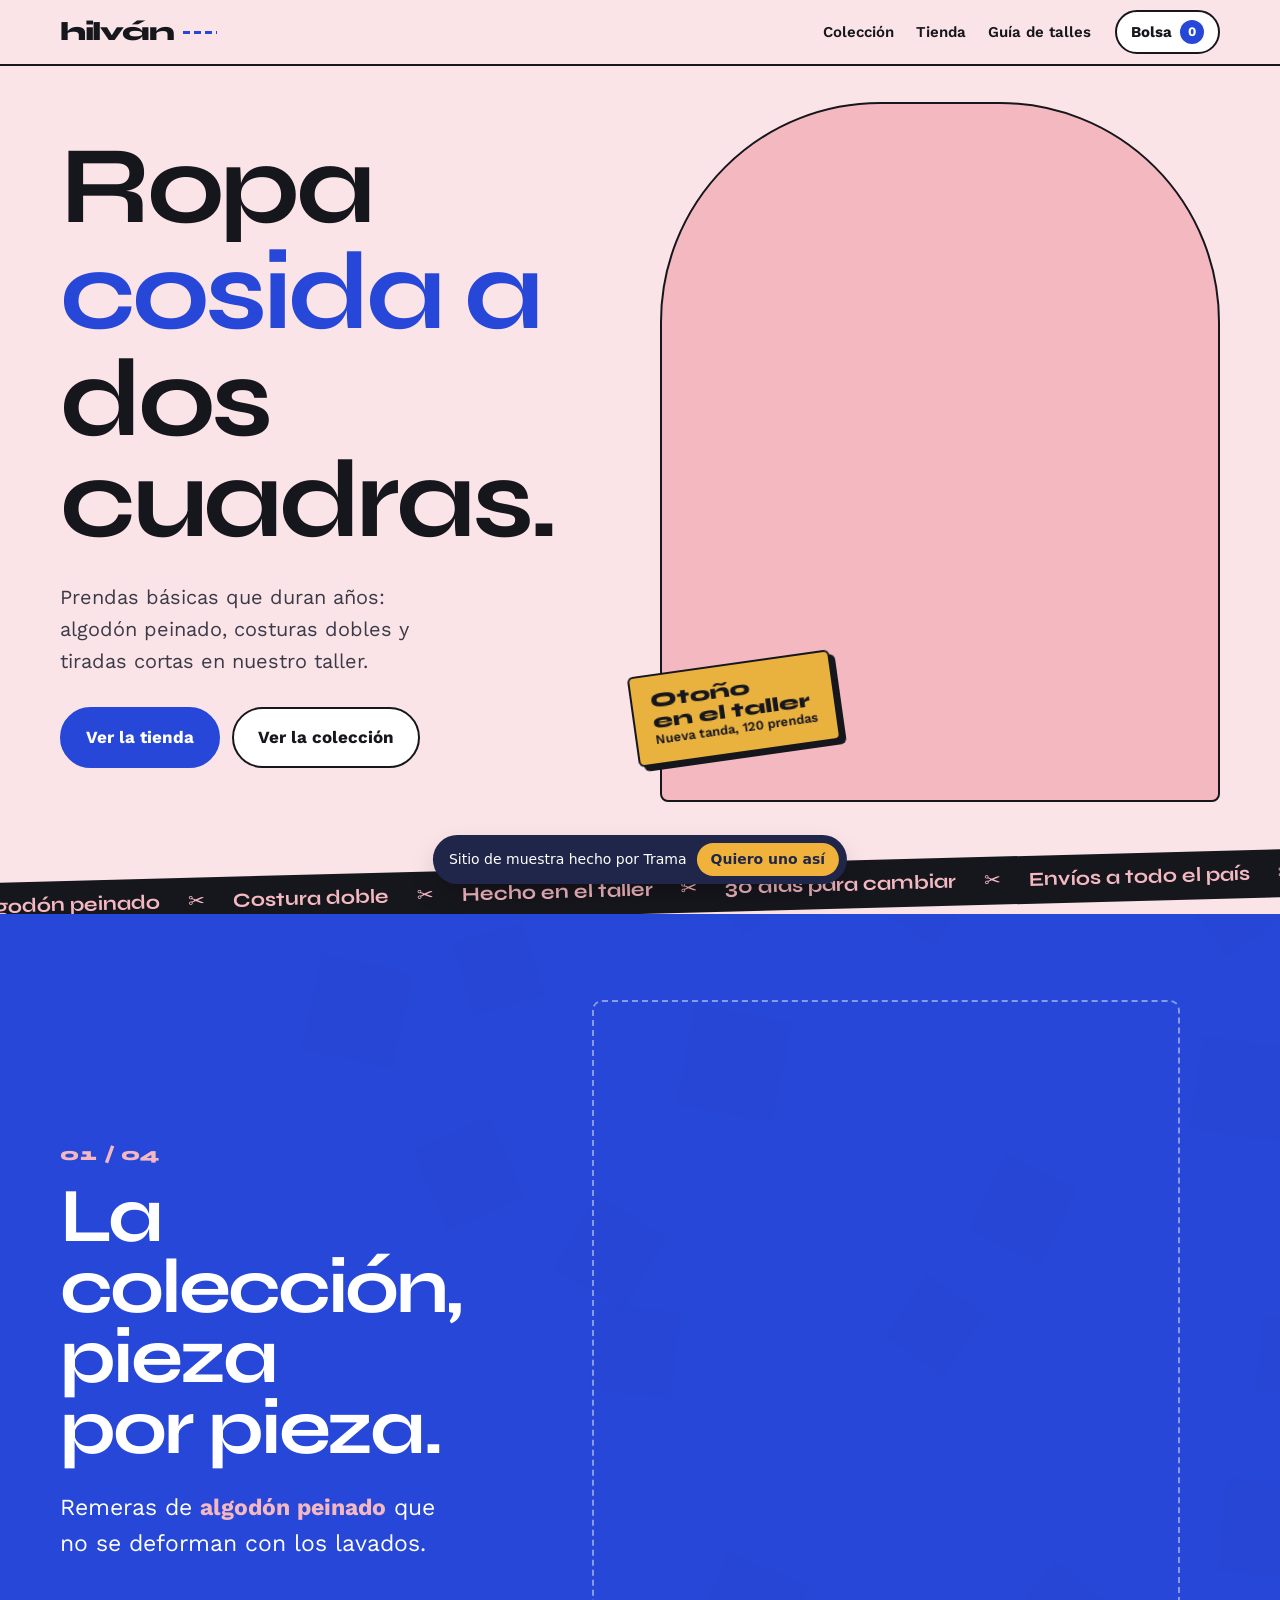
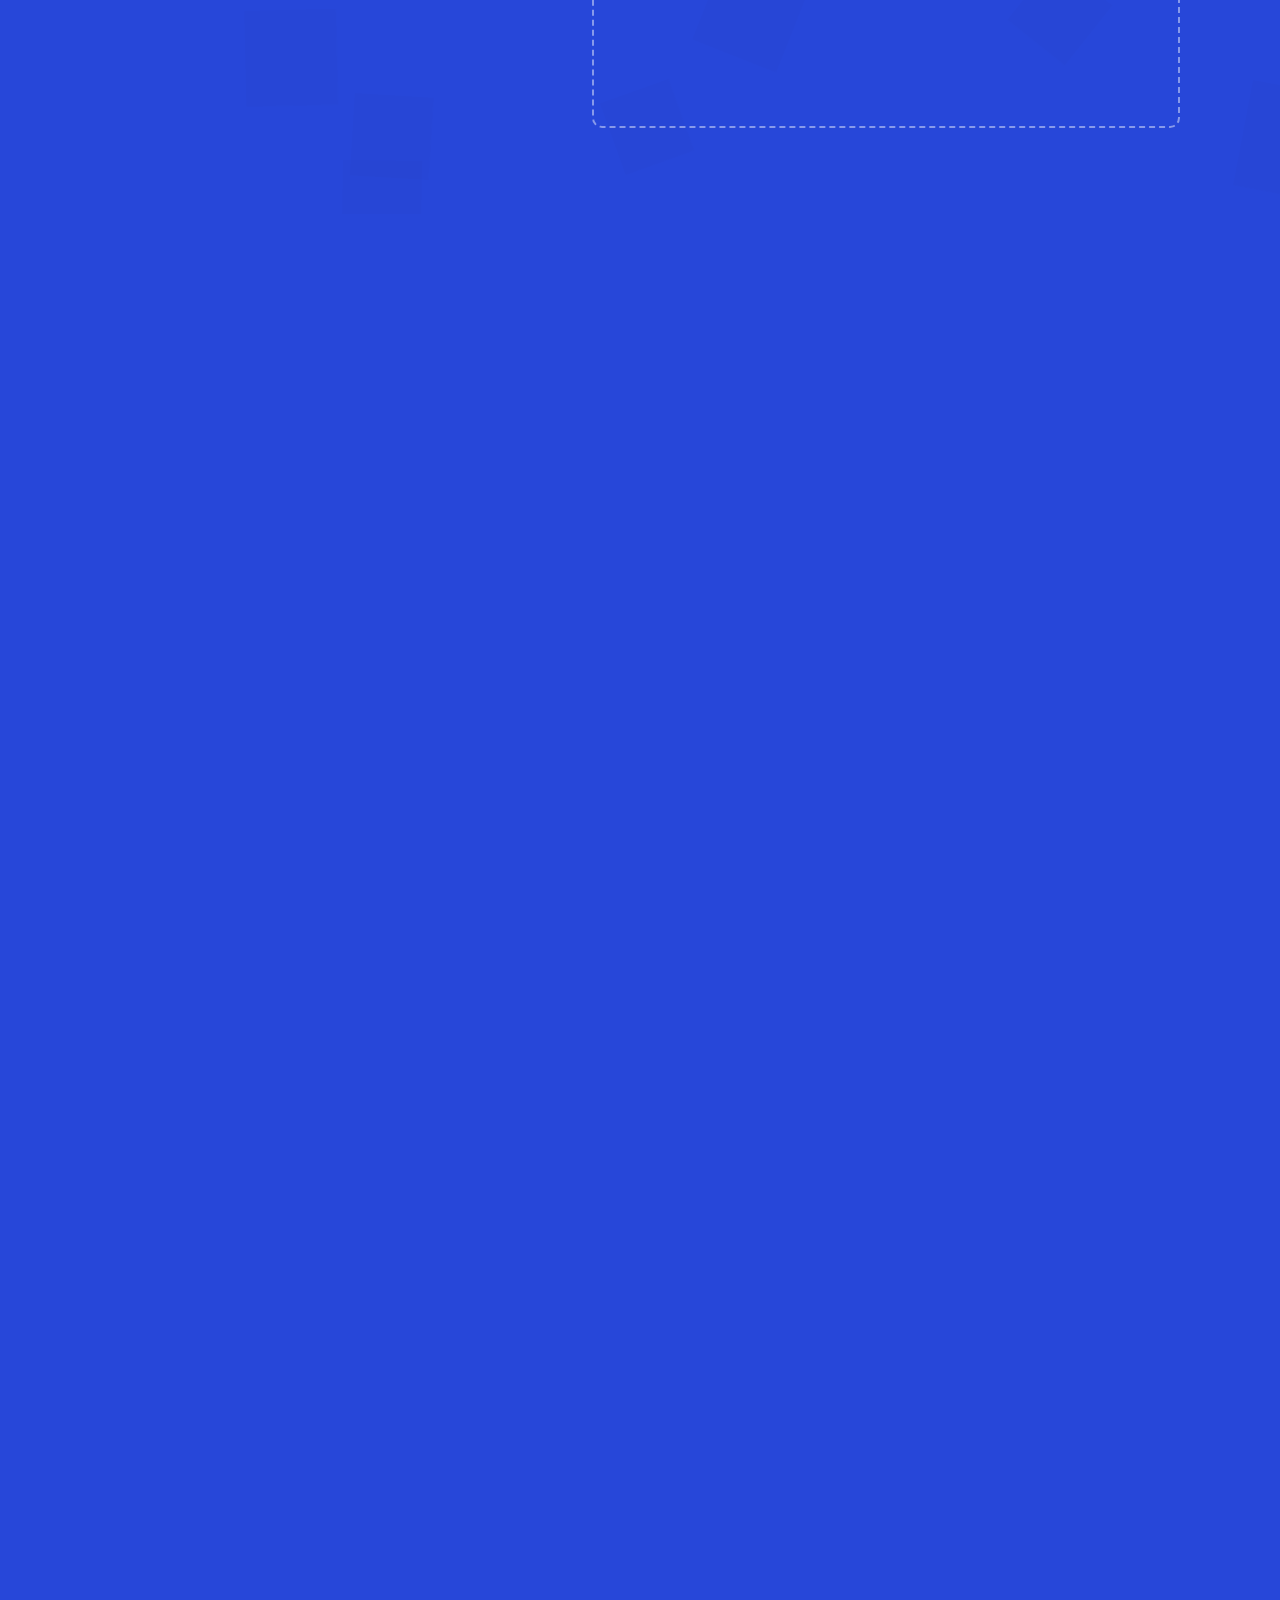
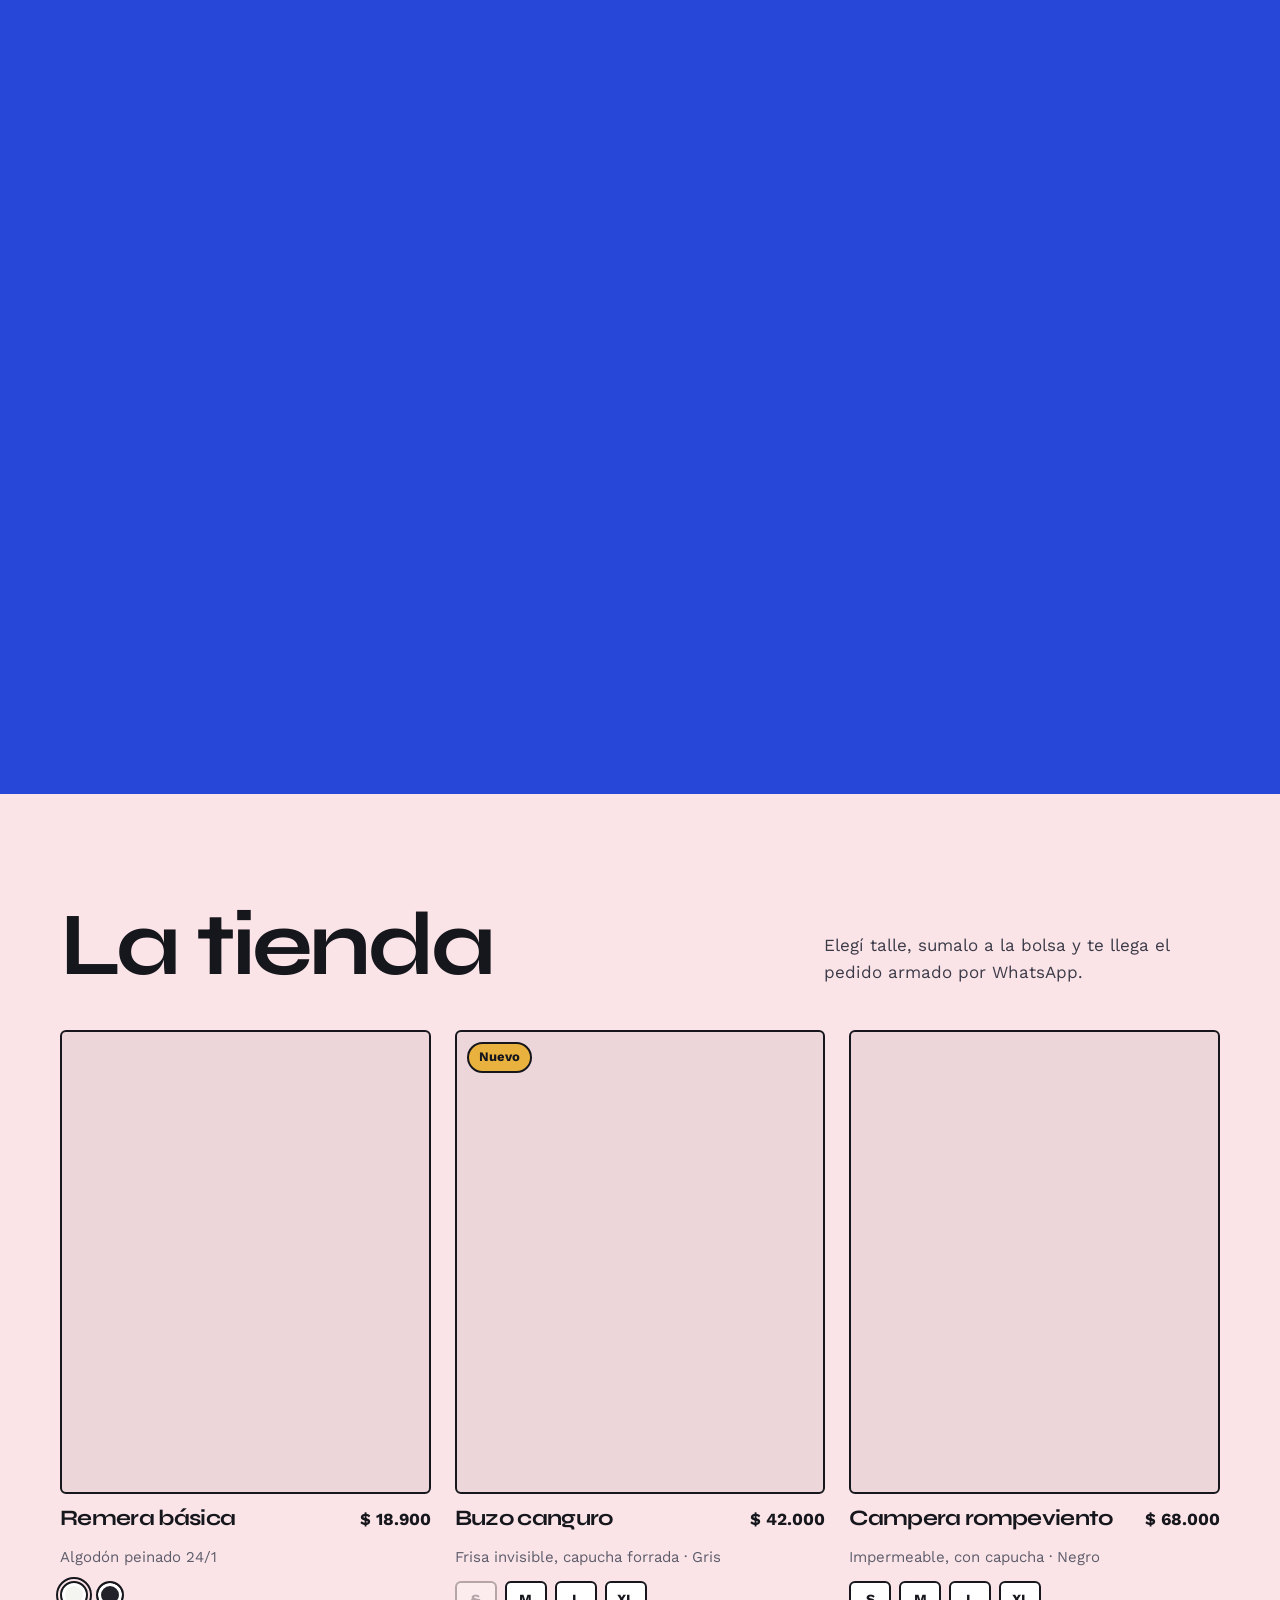
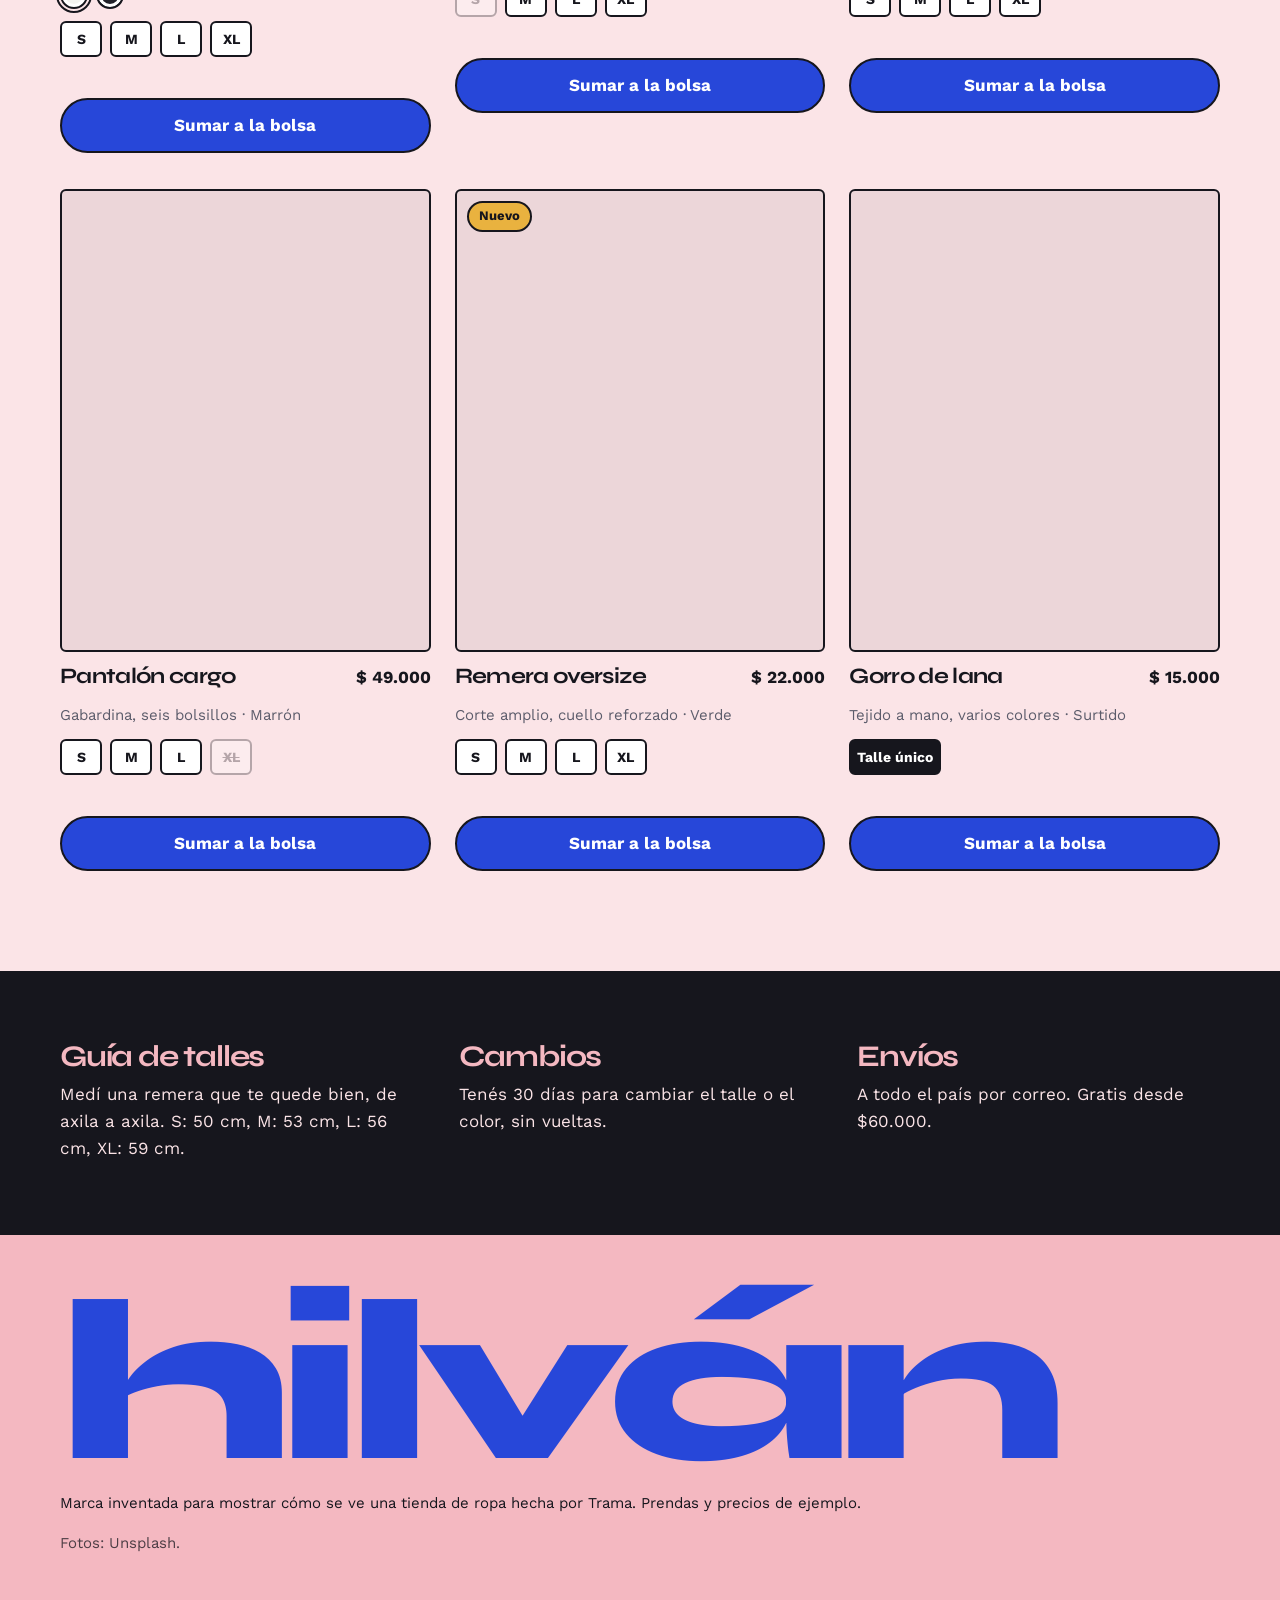
<file: muestras/ropa/index.html>
<!doctype html>
<html lang="es">
<head>
<meta charset="utf-8">
<meta name="viewport" content="width=device-width, initial-scale=1, viewport-fit=cover">
<meta name="robots" content="noindex">
<title>Hilván · Tienda de muestra</title>
<meta name="description" content="Tienda online de muestra para una marca de ropa. Hecha por Trama.">
<meta name="theme-color" content="#2747D9">
<link rel="icon" href="data:image/svg+xml,%3Csvg xmlns='http://www.w3.org/2000/svg' viewBox='0 0 64 64'%3E%3Crect width='64' height='64' rx='14' fill='%232747D9'/%3E%3Cpath d='M12 32h40' stroke='%23F4B8C1' stroke-width='5' stroke-dasharray='7 5'/%3E%3C/svg%3E">
<link rel="preconnect" href="https://fonts.googleapis.com">
<link rel="preconnect" href="https://fonts.gstatic.com" crossorigin>
<link rel="preconnect" href="https://images.unsplash.com">
<link rel="stylesheet" href="https://fonts.googleapis.com/css2?family=Syne:wght@600;700;800&family=Work+Sans:wght@400;500;600;700&display=swap">
<link rel="stylesheet" href="../kit/armado.css">
<style>
:root{
  --cobalto:#2747D9; --rosa:#F4B8C1; --rosa-claro:#FBE4E7; --mostaza:#E9B23F; --tinta:#16161D; --blanco:#FFFFFF; --gris:#5C5C6B;
  --f-display:"Syne",ui-sans-serif,system-ui,sans-serif;
  --f-texto:"Work Sans",ui-sans-serif,system-ui,sans-serif;
  --ease:cubic-bezier(.2,.7,.2,1);
  color-scheme:light;
}
*{box-sizing:border-box}
html{scroll-behavior:smooth}
body{margin:0;background:var(--rosa-claro);color:var(--tinta);font:17px/1.6 var(--f-texto);-webkit-font-smoothing:antialiased;overflow-x:hidden}
a{color:inherit}
button{font:inherit;color:inherit;cursor:pointer}
h1,h2,h3{font-family:var(--f-display);margin:0;letter-spacing:-.04em;line-height:.92;text-wrap:balance}
p{margin:0}
.wrap{max-width:1200px;margin:0 auto;padding-inline:20px}
:focus-visible{outline:3px solid var(--cobalto);outline-offset:3px;border-radius:4px}

.nav{position:sticky;top:0;z-index:30;background:var(--rosa-claro);border-bottom:2px solid var(--tinta)}
.nav .wrap{display:flex;align-items:center;gap:24px;height:64px}
.logo{font:800 26px/1 var(--f-display);text-decoration:none;letter-spacing:-.05em;display:flex;align-items:center;gap:10px}
.logo i{display:block;width:34px;height:3px;background:repeating-linear-gradient(90deg,var(--cobalto) 0 7px,transparent 7px 11px)}
.nav nav{display:flex;gap:22px;margin-left:auto;font-weight:600;font-size:15px}
.nav nav a{text-decoration:none}
.bolsa{display:flex;align-items:center;gap:8px;border:2px solid var(--tinta);background:var(--blanco);border-radius:999px;padding:8px 14px;font-weight:700;font-size:15px}
.bolsa b{background:var(--cobalto);color:#fff;min-width:24px;height:24px;border-radius:12px;display:grid;place-items:center;font-size:13px}
.bolsa.salta{animation:salta .5s var(--ease)}
@keyframes salta{40%{transform:scale(1.15) rotate(-4deg)}}
@media (max-width:720px){.nav nav{display:none}.bolsa{margin-left:auto}}

/* héroe */
.heroe{padding:36px 0 0;overflow:hidden}
.heroe .wrap{display:grid;grid-template-columns:minmax(0,1fr) minmax(0,1fr);gap:40px;align-items:center}
.heroe h1{font-size:clamp(58px,8.6vw,128px)}
.heroe h1 .l{display:block;overflow:hidden;padding-bottom:.05em}
.heroe h1 .l span{display:block;animation:sube .9s var(--ease) both}
.heroe h1 .l:nth-child(2) span{animation-delay:.08s;color:var(--cobalto)}
.heroe h1 .l:nth-child(3) span{animation-delay:.16s}
@keyframes sube{from{transform:translateY(105%) skewY(6deg)}}
.heroe p{font-size:20px;max-width:32ch;margin-top:24px;color:#3A3A48}
.acciones{display:flex;gap:12px;flex-wrap:wrap;margin-top:30px}
.btn{display:inline-flex;align-items:center;gap:10px;border-radius:999px;padding:15px 24px;font-weight:700;text-decoration:none;border:2px solid var(--tinta);background:var(--blanco);transition:transform .3s var(--ease),box-shadow .3s}
.btn:hover{transform:translate(-2px,-2px);box-shadow:4px 4px 0 var(--tinta)}
.btn-c{background:var(--cobalto);color:#fff;border-color:var(--cobalto)}
.foto-heroe{position:relative}
.foto-heroe .tiras{aspect-ratio:4/5;border:2px solid var(--tinta);border-radius:220px 220px 8px 8px;overflow:hidden;background:var(--rosa)}
.etiqueta{position:absolute;left:-28px;bottom:48px;background:var(--mostaza);border:2px solid var(--tinta);padding:14px 18px;border-radius:6px;transform:rotate(-8deg);font:800 20px/1.05 var(--f-display);box-shadow:5px 5px 0 var(--tinta);animation:cuelga 1s var(--ease) .9s both}
.etiqueta small{display:block;font:600 13px/1.3 var(--f-texto)}
@keyframes cuelga{from{transform:rotate(-40deg) translateY(-30px);opacity:0}}
.cinta{margin-top:64px;background:var(--tinta);color:var(--rosa);white-space:nowrap;overflow:hidden;padding:14px 0;font:700 20px/1 var(--f-display);transform:rotate(-1.5deg);width:104%;margin-left:-2%}
.cinta div{display:inline-block;animation:corre 30s linear infinite}
.cinta span{margin-right:28px}
@keyframes corre{to{transform:translateX(-50%)}}
@media (max-width:860px){.heroe .wrap{grid-template-columns:minmax(0,1fr)}.foto-heroe{order:-1;width:min(340px,86%);justify-self:center}.etiqueta{left:-14px}}

/* colección: mosaico */
.coleccion{background:var(--cobalto);color:#fff;position:relative}
.col-pin{min-height:100svh;display:flex;align-items:center;padding-block:80px;overflow:hidden}
.coleccion.fija{height:520vh}
.coleccion.fija .col-pin{position:sticky;top:0;height:100svh;min-height:0}
.col-grid{display:grid;grid-template-columns:minmax(0,.8fr) minmax(0,1.2fr);gap:48px;align-items:center;width:100%}
.coleccion h2{font-size:clamp(42px,6vw,82px)}
.cuenta{font:800 18px/1 var(--f-display);color:var(--rosa);margin-bottom:18px;font-variant-numeric:tabular-nums}
.frases{position:relative;margin-top:26px;min-height:5.5em}
.frase{font-size:clamp(19px,2vw,23px);max-width:28ch}
.fija .frase{position:absolute;inset:0 auto auto 0;opacity:0;transform:translateY(14px);transition:opacity .2s,transform .2s}
.fija .frase.on{opacity:1;transform:none;transition:opacity .45s .12s,transform .45s .12s var(--ease)}
.frase b{color:var(--rosa)}
.marco{position:relative;justify-self:center;width:100%;max-width:560px}
.marco .mosaico{aspect-ratio:4/5;width:100%}
.marco::after{content:"";position:absolute;inset:-14px;border:2px dashed rgba(255,255,255,.45);border-radius:10px;pointer-events:none}
@media (max-width:860px){.col-grid{grid-template-columns:minmax(0,1fr);gap:18px}.marco{order:-1;max-width:300px}.col-pin{padding-block:40px}.frases{min-height:4.6em;margin-top:12px}.coleccion h2{font-size:36px}.cuenta{margin-bottom:8px}}

/* tienda */
.tienda{padding:110px 0 100px}
.cab{display:flex;justify-content:space-between;align-items:end;gap:20px;flex-wrap:wrap}
.cab h2{font-size:clamp(48px,7vw,96px)}
.cab p{max-width:36ch;color:#3A3A48}
.grilla{display:grid;grid-template-columns:repeat(3,minmax(0,1fr));gap:36px 24px;margin-top:44px}
@media (max-width:960px){.grilla{grid-template-columns:repeat(2,minmax(0,1fr))}}
@media (max-width:600px){.grilla{grid-template-columns:minmax(0,1fr)}}
.prenda{display:flex;flex-direction:column;gap:12px}
.vidriera{position:relative}
.vidriera .corte{aspect-ratio:4/5;border:2px solid var(--tinta);border-radius:6px}
.vidriera .nuevo{position:absolute;top:12px;left:12px;z-index:2;background:var(--mostaza);border:2px solid var(--tinta);font-weight:700;font-size:13px;padding:3px 10px;border-radius:999px}
.prenda .fila{display:flex;justify-content:space-between;gap:12px;align-items:baseline}
.prenda h3{font:700 22px/1.1 var(--f-display);letter-spacing:-.03em}
.prenda .precio{font-weight:700}
.detalle{font-size:15px;color:var(--gris)}
.colores,.talles{display:flex;gap:8px;flex-wrap:wrap}
.colores button{width:28px;height:28px;border-radius:50%;border:2px solid var(--tinta);background:var(--c);box-shadow:inset 0 0 0 3px #fff}
.colores button[aria-pressed="true"]{outline:2px solid var(--tinta);outline-offset:2px}
.talles button{min-width:42px;height:36px;border:2px solid var(--tinta);background:var(--blanco);border-radius:6px;font-weight:700;font-size:14px}
.talles button[aria-pressed="true"]{background:var(--tinta);color:#fff}
.talles button:disabled{opacity:.3;text-decoration:line-through;cursor:not-allowed}
.sumar{border:2px solid var(--tinta);background:var(--cobalto);color:#fff;border-radius:999px;padding:12px;font-weight:700;transition:transform .25s var(--ease),box-shadow .25s}
.sumar:hover{transform:translate(-2px,-2px);box-shadow:4px 4px 0 var(--tinta)}
.sumar.ok{background:#1F9D55}
.aviso-talle{font-size:14px;color:#B3261E;min-height:1.2em}

.guia{background:var(--tinta);color:var(--rosa-claro);padding:72px 0}
.guia .wrap{display:grid;grid-template-columns:repeat(3,minmax(0,1fr));gap:36px}
.guia h3{font-size:30px;color:var(--rosa);margin-bottom:10px}
@media (max-width:760px){.guia .wrap{grid-template-columns:minmax(0,1fr)}}
.pie{background:var(--rosa);padding:56px 0 130px}
.pie .gr{font:800 clamp(80px,18vw,260px)/.8 var(--f-display);letter-spacing:-.06em;color:var(--cobalto)}
.pie p{margin-top:16px;font-size:15px}

/* bolsa */
.velo{position:fixed;inset:0;background:rgba(22,22,29,.5);opacity:0;pointer-events:none;transition:opacity .3s;z-index:40}
.velo.on{opacity:1;pointer-events:auto}
.cajon{position:fixed;top:0;right:0;bottom:0;width:min(420px,100%);background:var(--blanco);border-left:2px solid var(--tinta);z-index:41;transform:translateX(105%);transition:transform .45s var(--ease);display:flex;flex-direction:column}
.cajon.on{transform:none}
.cajon header{display:flex;justify-content:space-between;align-items:center;padding:20px 22px 10px}
.cajon h2{font-size:34px}
.cerrar{border:2px solid var(--tinta);background:var(--rosa-claro);width:40px;height:40px;border-radius:50%;font-size:20px}
.items{flex:1;overflow:auto;padding:8px 22px;display:flex;flex-direction:column;gap:14px}
.item{display:grid;grid-template-columns:60px minmax(0,1fr) auto;gap:12px;align-items:center}
.item .mini{width:60px;height:74px;border:2px solid var(--tinta);border-radius:6px;background-size:cover;background-position:center}
.item h4{margin:0;font-size:15px}
.item small{color:var(--gris)}
.quitar{border:0;background:none;text-decoration:underline;font-size:14px;color:var(--gris)}
.vacio{padding:40px 0;text-align:center;color:var(--gris)}
.cajon footer{padding:18px 22px 24px;border-top:2px solid var(--tinta);display:flex;flex-direction:column;gap:14px}
.total{display:flex;justify-content:space-between;font:800 24px/1 var(--f-display)}
.envio{font-size:14px;color:var(--gris)}
.barra-envio{height:8px;background:var(--rosa-claro);border-radius:4px;overflow:hidden;border:1.5px solid var(--tinta)}
.barra-envio i{display:block;height:100%;background:var(--cobalto);transition:width .5s var(--ease)}
.pedir{border:2px solid var(--tinta);background:#1F9D55;color:#fff;border-radius:999px;padding:15px;font-weight:700}
.pedir:disabled{opacity:.4;cursor:not-allowed}
.modal{position:fixed;inset:0;display:grid;place-items:center;padding:16px;z-index:50;pointer-events:none;opacity:0;transition:opacity .3s}
.modal.on{opacity:1;pointer-events:auto}
.modal .caja{background:var(--blanco);border:2px solid var(--tinta);border-radius:12px;box-shadow:8px 8px 0 var(--tinta);max-width:440px;width:100%;padding:24px}
.modal h3{font-size:30px;margin-bottom:8px}
.burbuja{background:#DCF8C6;border-radius:14px 14px 4px 14px;padding:12px 14px;margin:14px 0;font-size:14px;white-space:pre-wrap;max-height:40vh;overflow:auto;color:#1b2a1f}
.nota{font-size:14px;color:var(--gris)}
.volador{position:fixed;z-index:60;pointer-events:none;width:90px;height:110px;border:2px solid var(--tinta);border-radius:6px;background-size:cover;background-position:center}
@media (prefers-reduced-motion:reduce){*{animation:none!important;transition:none!important;scroll-behavior:auto!important}}
</style>
</head>
<body>
<header class="nav">
  <div class="wrap">
    <a class="logo" href="#">hilván<i></i></a>
    <nav aria-label="Secciones"><a href="#coleccion">Colección</a><a href="#tienda">Tienda</a><a href="#talles">Guía de talles</a></nav>
    <button class="bolsa" id="abrir" aria-label="Abrir bolsa de compras">Bolsa <b id="cuenta">0</b></button>
  </div>
</header>

<main>
<section class="heroe">
  <div class="wrap">
    <div>
      <h1><span class="l"><span>Ropa</span></span><span class="l"><span>cosida a</span></span><span class="l"><span>dos cuadras.</span></span></h1>
      <p>Prendas básicas que duran años: algodón peinado, costuras dobles y tiradas cortas en nuestro taller.</p>
      <div class="acciones"><a class="btn btn-c" href="#tienda">Ver la tienda</a><a class="btn" href="#coleccion">Ver la colección</a></div>
    </div>
    <div class="foto-heroe">
      <div id="tirasHeroe" role="img" aria-label="Perchero con ropa de la marca"></div>
      <div class="etiqueta">Otoño<br>en el taller<small>Nueva tanda, 120 prendas</small></div>
    </div>
  </div>
  <div class="cinta" aria-hidden="true"><div id="cinta"></div></div>
</section>

<section class="coleccion" id="coleccion" aria-label="Colección de otoño">
  <div class="col-pin">
    <div class="wrap col-grid">
      <div class="sobre">
        <div class="cuenta" id="cuentaCol">01 / 04</div>
        <h2>La colección, pieza por pieza.</h2>
        <div class="frases">
          <p class="frase on">Remeras de <b>algodón peinado</b> que no se deforman con los lavados.</p>
          <p class="frase">Combinaciones para <b>todos los días</b>, en colores que se llevan bien.</p>
          <p class="frase">Buzos y camperas que <b>aguantan el invierno</b> en serio.</p>
          <p class="frase">Todo doblado, etiquetado y <b>listo para llegar a tu casa</b>.</p>
        </div>
      </div>
      <div class="marco"><div id="mosaicoCol" role="img" aria-label="Fotos de la colección"></div></div>
    </div>
  </div>
</section>

<section class="tienda" id="tienda">
  <div class="wrap">
    <div class="cab"><h2>La tienda</h2><p>Elegí talle, sumalo a la bolsa y te llega el pedido armado por WhatsApp.</p></div>
    <div class="grilla" id="grilla"></div>
  </div>
</section>

<section class="guia" id="talles">
  <div class="wrap">
    <div><h3>Guía de talles</h3><p>Medí una remera que te quede bien, de axila a axila. S: 50 cm, M: 53 cm, L: 56 cm, XL: 59 cm.</p></div>
    <div><h3>Cambios</h3><p>Tenés 30 días para cambiar el talle o el color, sin vueltas.</p></div>
    <div><h3>Envíos</h3><p>A todo el país por correo. Gratis desde $60.000.</p></div>
  </div>
</section>
</main>

<footer class="pie"><div class="wrap"><div class="gr">hilván</div><p>Marca inventada para mostrar cómo se ve una tienda de ropa hecha por Trama. Prendas y precios de ejemplo.</p><p class="creditos">Fotos: Unsplash.</p></div></footer>

<div class="velo" id="velo"></div>
<aside class="cajon" id="cajon" aria-label="Tu bolsa" aria-hidden="true">
  <header><h2>Tu bolsa</h2><button class="cerrar" id="cerrar" aria-label="Cerrar bolsa">×</button></header>
  <div class="items" id="items"></div>
  <footer>
    <p class="envio" id="envioTxt"></p>
    <div class="barra-envio"><i id="envioBar" style="width:0"></i></div>
    <div class="total"><span>Total</span><span id="total">$0</span></div>
    <button class="pedir" id="pedir" disabled>Pedir por WhatsApp</button>
  </footer>
</aside>
<div class="modal" id="modal" role="dialog" aria-modal="true" aria-labelledby="mtit">
  <div class="caja">
    <h3 id="mtit">Así le llega el pedido a la marca</h3>
    <p class="nota">En una tienda real, este botón abre WhatsApp con el mensaje listo para enviar.</p>
    <div class="burbuja" id="burbuja"></div>
    <div class="acciones" style="margin-top:8px">
      <a class="btn btn-c" href="https://wa.me/5493519070196?text=Hola%20Trama%2C%20vi%20la%20tienda%20de%20ropa%20de%20muestra%20y%20quiero%20una%20as%C3%AD" target="_blank" rel="noopener">Quiero una tienda así</a>
      <button class="btn" id="mcerrar">Seguir mirando</button>
    </div>
  </div>
</div>
<div class="trama"><span>Sitio de muestra hecho por Trama</span><a href="https://trama-dev.netlify.app/#proyectos">Quiero uno así</a></div>

<script src="../kit/armado.js"></script>
<script>
(function(){
var A=Armado,F=A.foto,reduce=A.reduce;
function $(s){return document.querySelector(s)}
var fmt=new Intl.NumberFormat('es-AR',{style:'currency',currency:'ARS',maximumFractionDigits:0});

A.tiras($('#tirasHeroe'),F('1490481651871-ab68de25d43d',1200),5);
var cw=['Algodón peinado','Costura doble','Hecho en el taller','30 días para cambiar','Envíos a todo el país'],t='';for(var k=0;k<4;k++)cw.forEach(function(w){t+='<span>'+w+'</span><span>✂</span>'});$('#cinta').innerHTML=t;

/* colección */
var sec=$('#coleccion'),frases=[].slice.call(sec.querySelectorAll('.frase')),cuenta=$('#cuentaCol');
var mos=A.mosaico($('#mosaicoCol'),[F('1521572163474-6864f9cf17ab',1000),F('1684283377169-e3dcfec7790c',1000),F('1559697242-a465f2578a95',1000),F('1562157873-818bc0726f68',1000)],{cols:5,rows:6,semilla:11});
A.fija(sec,function(p,fijo){var r=mos(p);if(fijo){frases.forEach(function(e){e.classList.add('on')});return;}
  frases.forEach(function(e,i){e.classList.toggle('on',i===r.foto)});cuenta.textContent='0'+(r.foto+1)+' / 04';});

/* tienda */
var TALLES=['S','M','L','XL'];
var P=[
 {id:1,n:'Remera básica',d:'Algodón peinado 24/1',p:18900,c:[['Blanco','#F4F4F0','1521572163474-6864f9cf17ab'],['Negro','#22222A','1583743814966-8936f5b7be1a']],sin:{'Negro':['XL']}},
 {id:2,n:'Buzo canguro',d:'Frisa invisible, capucha forrada',p:42000,c:[['Gris','#A9ADB8','1556821840-3a63f95609a7']],sin:{'Gris':['S']},nuevo:1},
 {id:3,n:'Campera rompeviento',d:'Impermeable, con capucha',p:68000,c:[['Negro','#22222A','1622567893612-a5345baa5c9a']],sin:{}},
 {id:4,n:'Pantalón cargo',d:'Gabardina, seis bolsillos',p:49000,c:[['Marrón','#7A5A3A','1511794322962-129ddbd0af38']],sin:{'Marrón':['XL']}},
 {id:5,n:'Remera oversize',d:'Corte amplio, cuello reforzado',p:22000,c:[['Verde','#3E7D5A','1633966887768-64f9a867bdba']],sin:{},nuevo:1},
 {id:6,n:'Gorro de lana',d:'Tejido a mano, varios colores',p:15000,c:[['Surtido','#D9483B','1576871337632-b9aef4c17ab9']],sin:{},unico:1}];
var grilla=$('#grilla'),estado={};
function tarjeta(p){var st=estado[p.id],col=p.c[st.c];
  var sw=p.c.length>1?'<div class="colores" role="group" aria-label="Color">'+p.c.map(function(c,i){return '<button style="--c:'+c[1]+'" data-c="'+i+'" aria-label="'+c[0]+'" aria-pressed="'+(i===st.c)+'"></button>'}).join('')+'</div>':'';
  var faltan=p.sin[col[0]]||[];
  var tl=p.unico?'<div class="talles"><button aria-pressed="true" disabled style="opacity:1;text-decoration:none">Talle único</button></div>':'<div class="talles" role="group" aria-label="Talle">'+TALLES.map(function(x){var no=faltan.indexOf(x)>-1;return '<button data-t="'+x+'" aria-pressed="'+(x===st.t)+'"'+(no?' disabled title="Sin stock"':'')+'>'+x+'</button>'}).join('')+'</div>';
  return '<div class="vidriera">'+(p.nuevo?'<span class="nuevo">Nuevo</span>':'')+'<div data-foto="'+F(col[2],800)+'" data-cortes="4" role="img" aria-label="'+p.n+' '+col[0].toLowerCase()+'"></div></div>'+
    '<div class="fila"><h3>'+p.n+'</h3><span class="precio">'+fmt.format(p.p)+'</span></div><p class="detalle">'+p.d+(p.c.length===1?' · '+col[0]:'')+'</p>'+sw+tl+'<p class="aviso-talle" aria-live="polite"></p><button class="sumar">Sumar a la bolsa</button>';}
P.forEach(function(p){estado[p.id]={c:0,t:p.unico?'Único':null};var el=document.createElement('article');el.className='prenda';el.dataset.id=p.id;el.innerHTML=tarjeta(p);grilla.appendChild(el);});
A.cortes(grilla);
var bolsa=[];
grilla.addEventListener('click',function(e){var el=e.target.closest('.prenda');if(!el)return;var p=P.filter(function(x){return x.id==el.dataset.id})[0],st=estado[p.id];
  if(e.target.dataset.c!==undefined){st.c=+e.target.dataset.c;var faltan=p.sin[p.c[st.c][0]]||[];if(faltan.indexOf(st.t)>-1)st.t=null;el.innerHTML=tarjeta(p);A.cortes(el);}
  else if(e.target.dataset.t){st.t=e.target.dataset.t;[].forEach.call(el.querySelectorAll('[data-t]'),function(b){b.setAttribute('aria-pressed',b.dataset.t===st.t)});el.querySelector('.aviso-talle').textContent='';}
  else if(e.target.classList.contains('sumar')){
    if(!st.t){el.querySelector('.aviso-talle').textContent='Elegí un talle para sumarla.';return;}
    var col=p.c[st.c];bolsa.push({p:p,c:col,t:st.t});volar(el,F(col[2],300));setTimeout(pintar,reduce?0:700);
    var b=e.target;b.classList.add('ok');b.textContent='¡En la bolsa!';setTimeout(function(){b.classList.remove('ok');b.textContent='Sumar a la bolsa'},1400);}});
function volar(el,img){if(reduce)return;var r=el.querySelector('.corte').getBoundingClientRect(),c=$('#abrir').getBoundingClientRect();var v=document.createElement('div');v.className='volador';v.style.backgroundImage='url("'+img+'")';
  v.style.left=r.left+r.width/2-45+'px';v.style.top=r.top+r.height/2-55+'px';document.body.appendChild(v);
  var dx=c.left+c.width/2-(r.left+r.width/2),dy=c.top+c.height/2-(r.top+r.height/2);
  v.animate([{transform:'scale(1.8)'},{transform:'translate('+dx*.4+'px,'+(dy*.4-80)+'px) scale(1) rotate(-15deg)',offset:.45},{transform:'translate('+dx+'px,'+dy+'px) scale(.15) rotate(-40deg)',opacity:.5}],{duration:750,easing:'cubic-bezier(.5,0,.6,1)'}).onfinish=function(){v.remove();var b=$('#abrir');b.classList.remove('salta');void b.offsetWidth;b.classList.add('salta');};}
function pintar(){var it=$('#items'),tot=0;it.innerHTML='';
  bolsa.forEach(function(x,i){tot+=x.p.p;var d=document.createElement('div');d.className='item';d.innerHTML='<div class="mini" style="background-image:url(\''+F(x.c[2],200)+'\')"></div><div><h4>'+x.p.n+'</h4><small>'+x.c[0]+' · '+x.t+' · '+fmt.format(x.p.p)+'</small></div><button class="quitar" data-i="'+i+'">Quitar</button>';it.appendChild(d);});
  if(!bolsa.length)it.innerHTML='<p class="vacio">Tu bolsa está vacía.<br>Elegí un talle en la tienda.</p>';
  $('#total').textContent=fmt.format(tot);$('#cuenta').textContent=bolsa.length;$('#pedir').disabled=!bolsa.length;
  var falta=60000-tot;$('#envioTxt').textContent=falta>0?'Te faltan '+fmt.format(falta)+' para el envío gratis.':'¡Tenés envío gratis!';$('#envioBar').style.width=Math.min(100,tot/600)+'%';}
pintar();
$('#items').addEventListener('click',function(e){if(e.target.dataset.i!==undefined){bolsa.splice(+e.target.dataset.i,1);pintar();}});
function abrir(on){$('#cajon').classList.toggle('on',on);$('#velo').classList.toggle('on',on);$('#cajon').setAttribute('aria-hidden',!on);if(on)$('#cerrar').focus();}
function modal(on){$('#modal').classList.toggle('on',on);if(on)$('#mcerrar').focus();}
$('#abrir').onclick=function(){abrir(true)};$('#cerrar').onclick=function(){abrir(false)};$('#velo').onclick=function(){abrir(false);modal(false)};$('#mcerrar').onclick=function(){modal(false)};
document.addEventListener('keydown',function(e){if(e.key==='Escape'){abrir(false);modal(false)}});
$('#pedir').onclick=function(){var l=['¡Hola Hilván! Quiero hacer este pedido:',''],tot=0;bolsa.forEach(function(x){tot+=x.p.p;l.push('• '+x.p.n+', '+x.c[0].toLowerCase()+', talle '+x.t+' ('+fmt.format(x.p.p)+')')});
  l.push('','Total: '+fmt.format(tot),tot>=60000?'Envío: gratis':'¿Me pasan el costo de envío?');$('#burbuja').textContent=l.join('\n');modal(true);};
})();
</script>
<script defer src="https://web-production-a459e.up.railway.app/trama/tracker.js"></script>
</body>
</html>
</file>
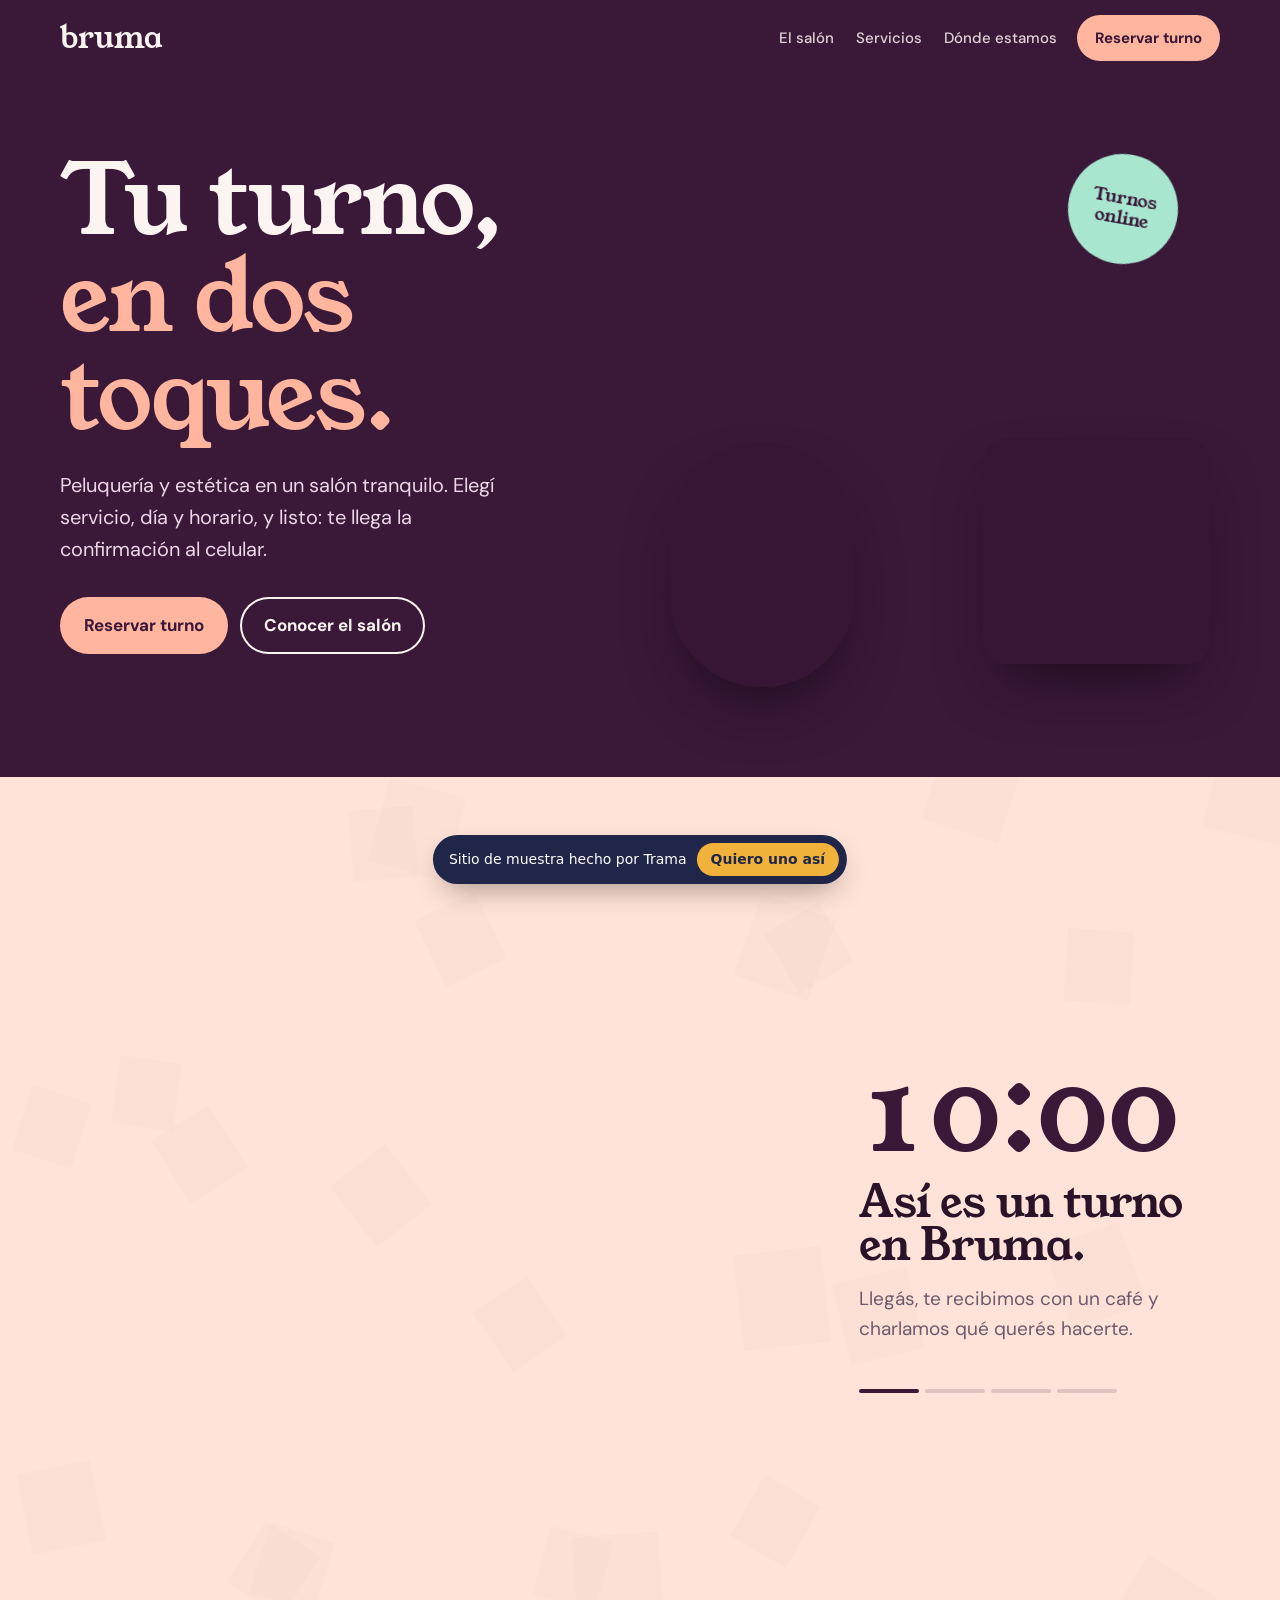
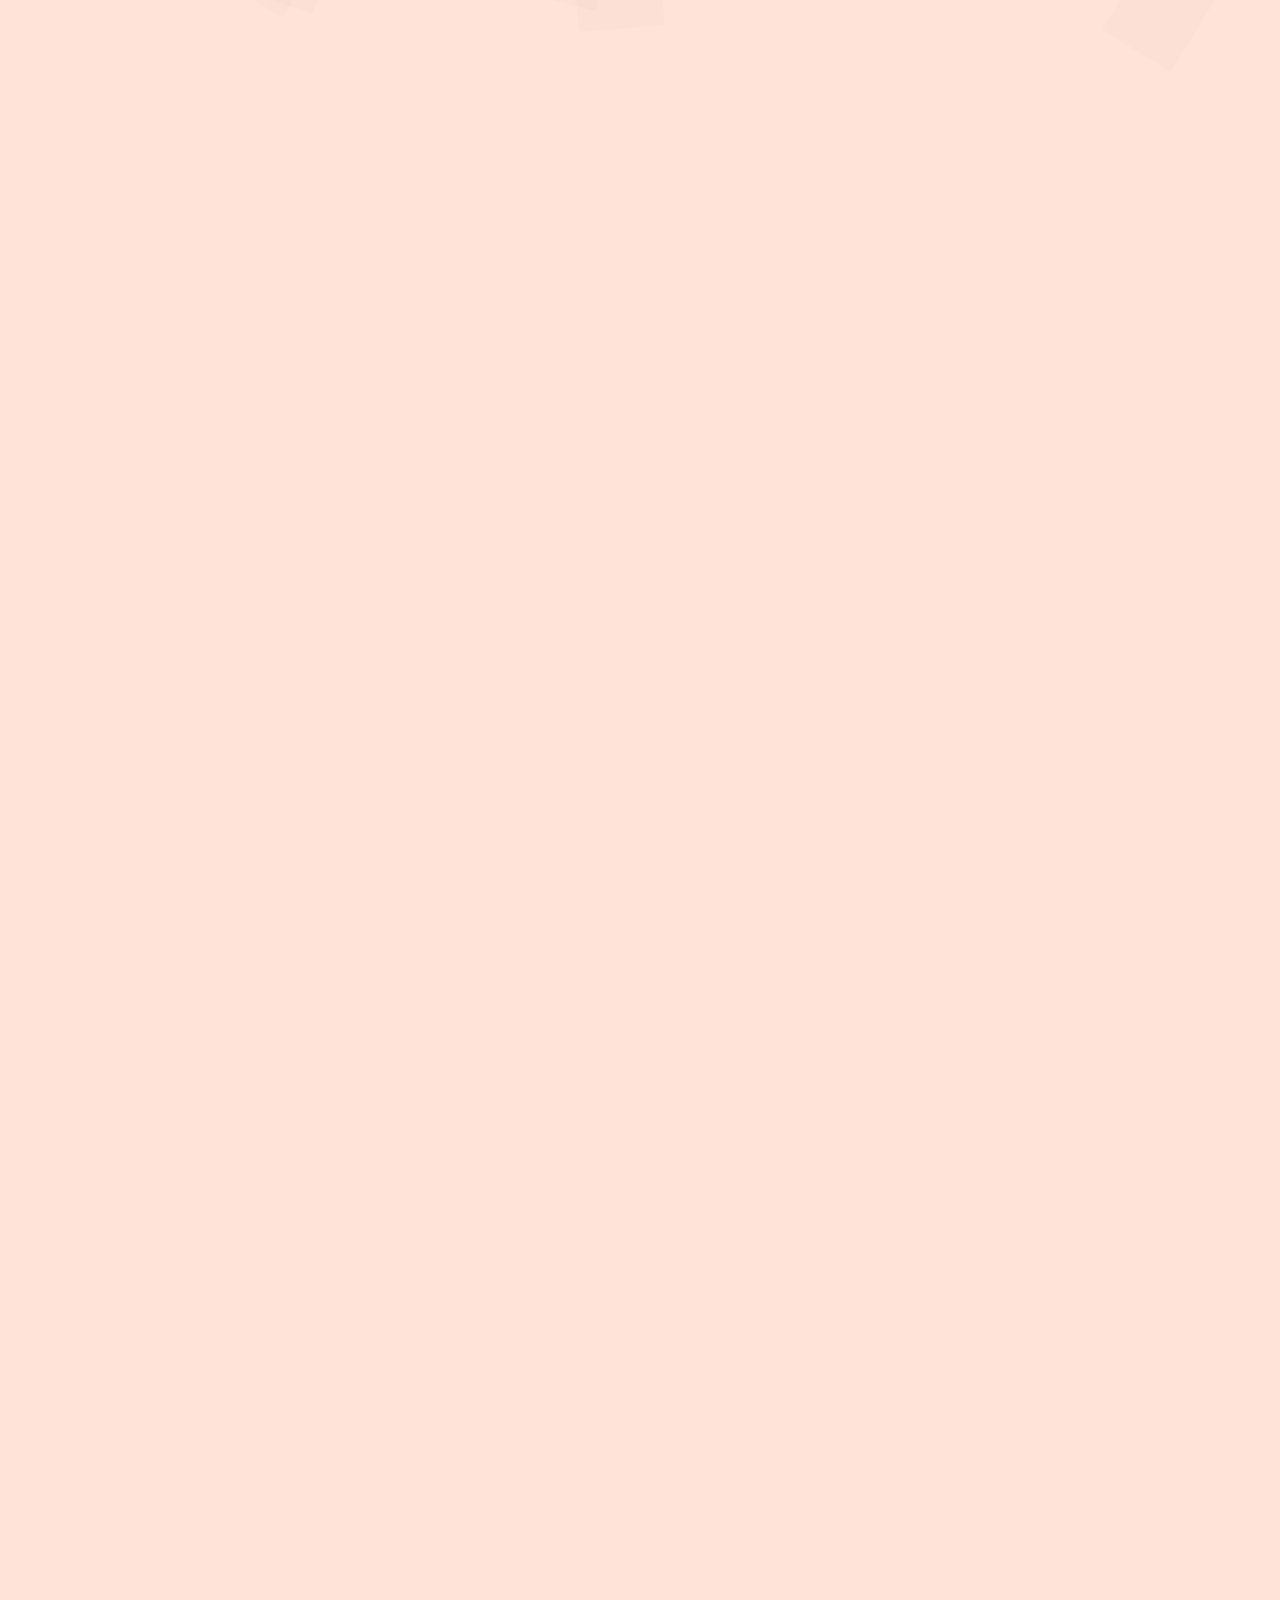
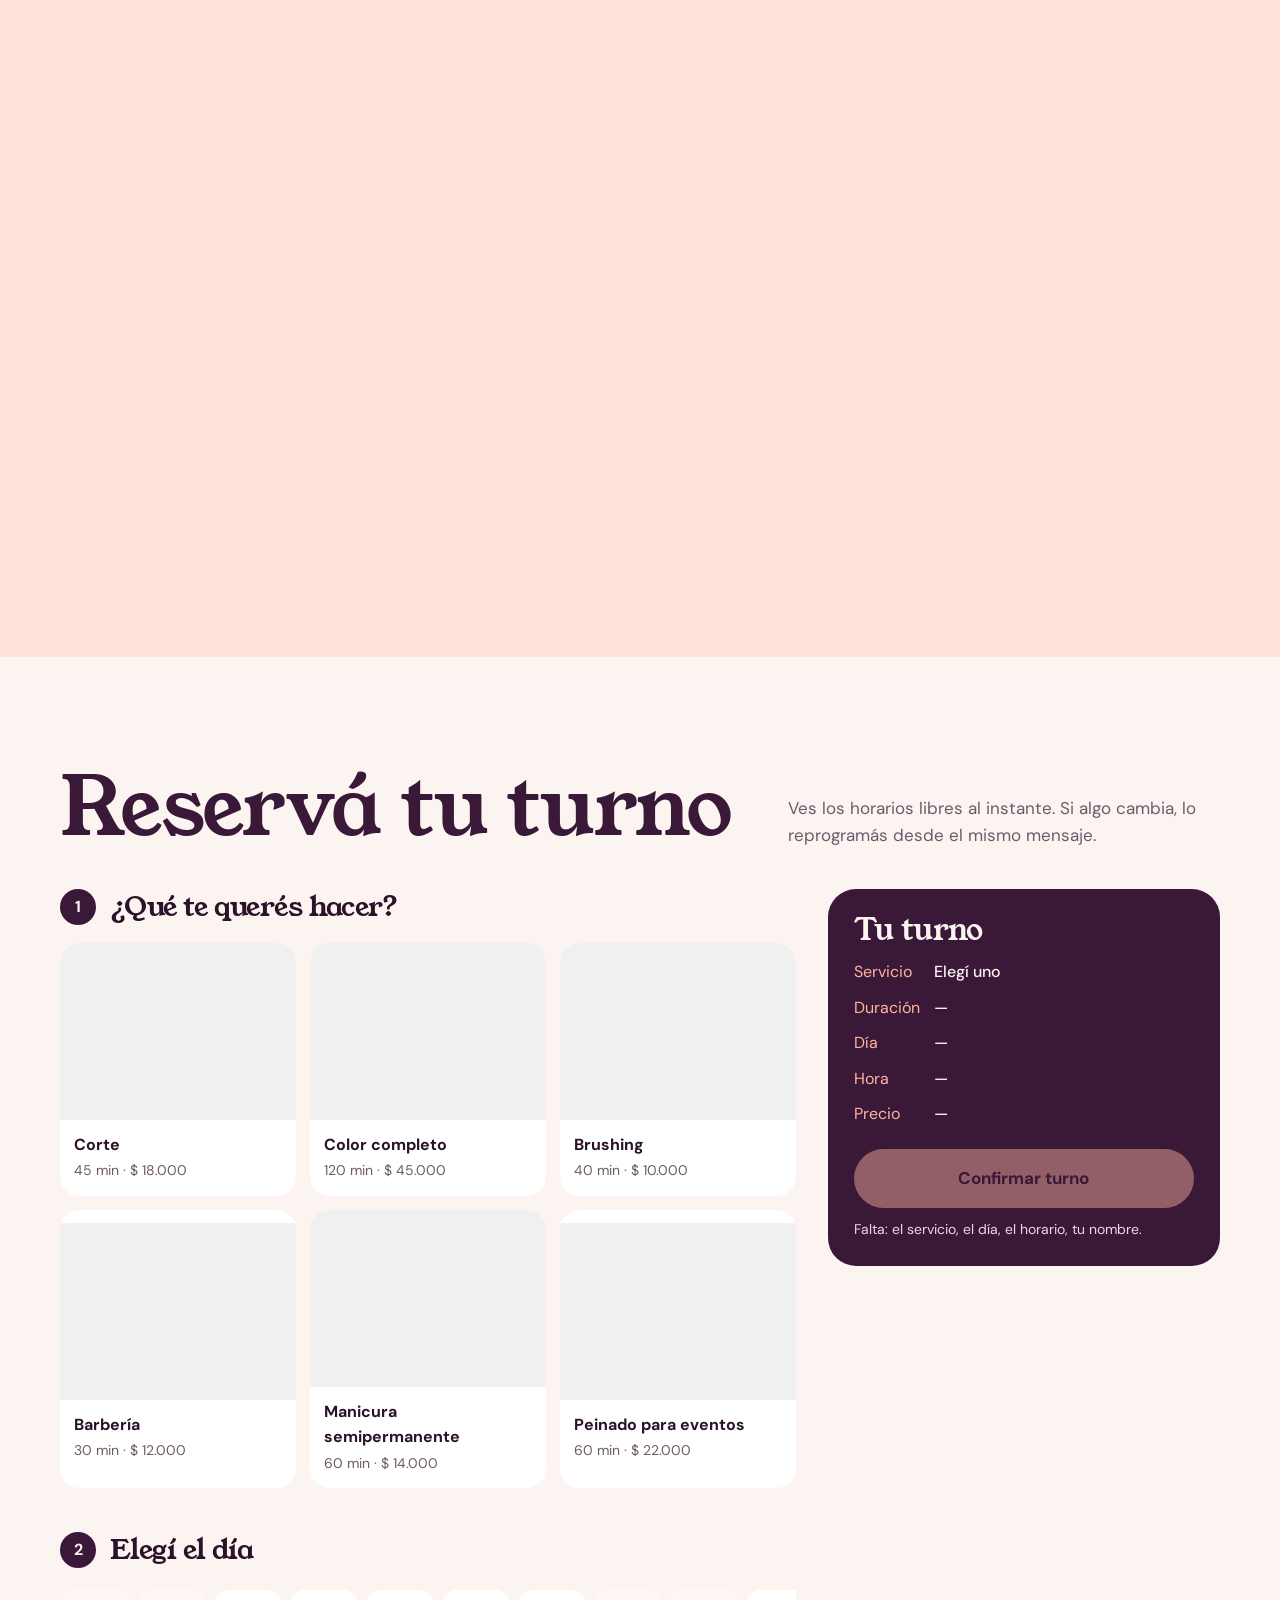
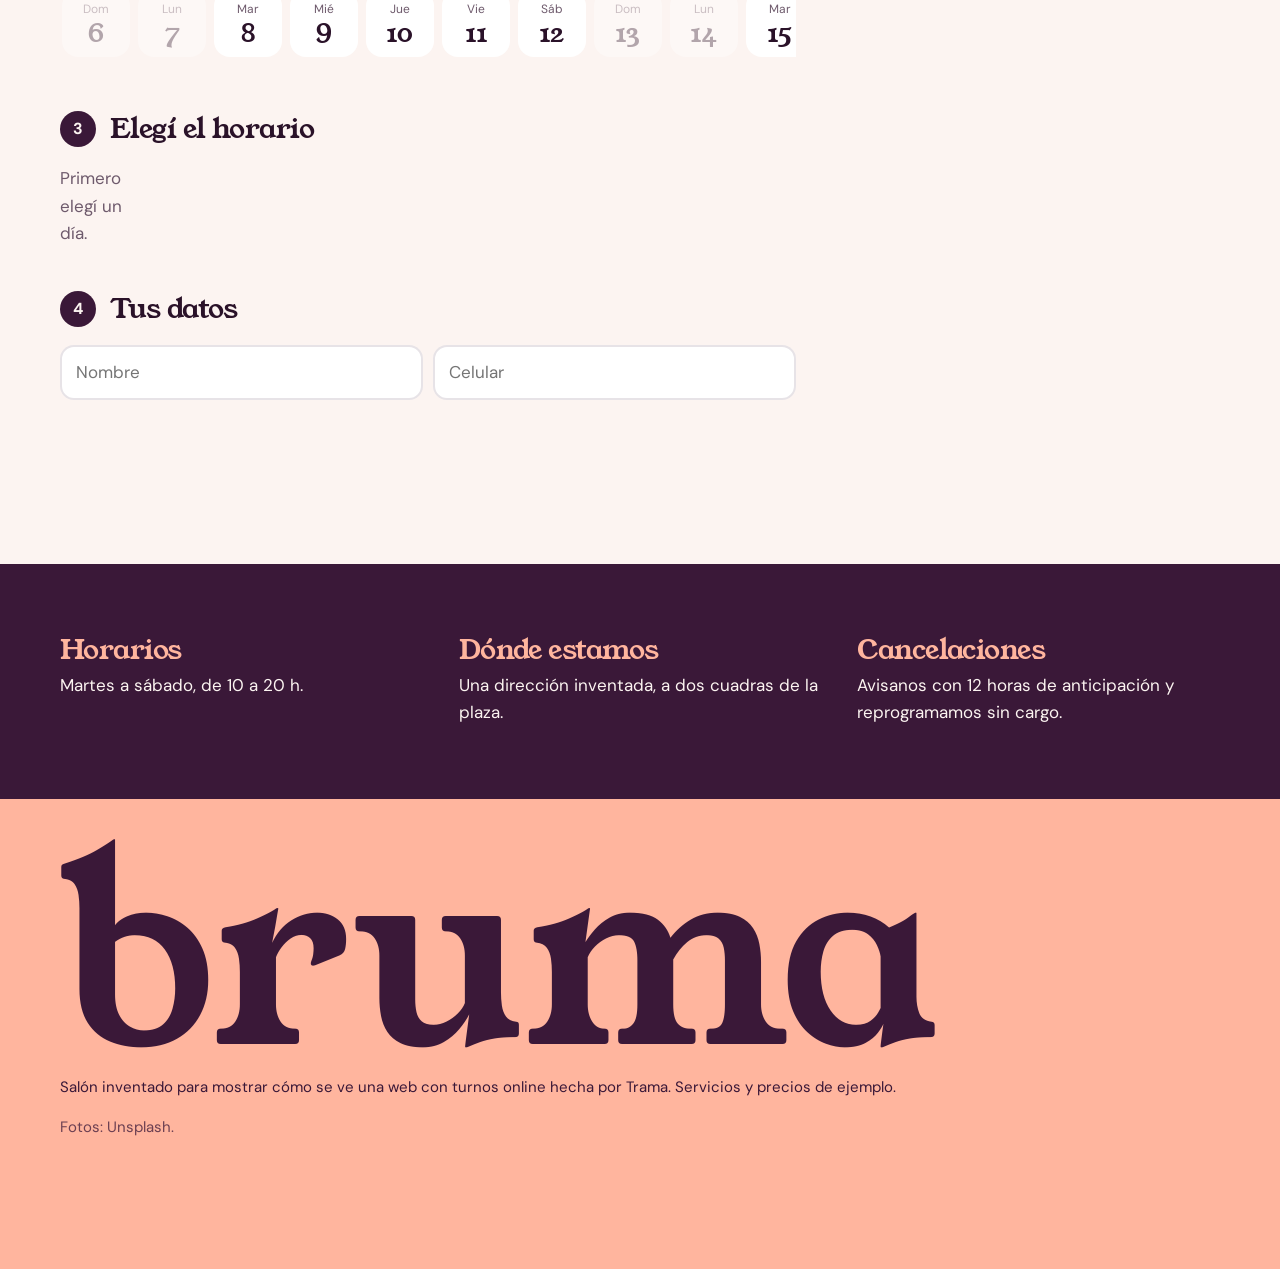
<file: muestras/turnos/index.html>
<!doctype html>
<html lang="es">
<head>
<meta charset="utf-8">
<meta name="viewport" content="width=device-width, initial-scale=1, viewport-fit=cover">
<meta name="robots" content="noindex">
<title>Bruma · Turnos de muestra</title>
<meta name="description" content="Web de muestra con turnos online para una peluquería y estética. Hecha por Trama.">
<meta name="theme-color" content="#3A1838">
<link rel="icon" href="data:image/svg+xml,%3Csvg xmlns='http://www.w3.org/2000/svg' viewBox='0 0 64 64'%3E%3Crect width='64' height='64' rx='32' fill='%233A1838'/%3E%3Cpath d='M20 40c8-14 16-14 24-24' stroke='%23FFB59E' stroke-width='5' fill='none' stroke-linecap='round'/%3E%3C/svg%3E">
<link rel="preconnect" href="https://fonts.googleapis.com">
<link rel="preconnect" href="https://fonts.gstatic.com" crossorigin>
<link rel="preconnect" href="https://images.unsplash.com">
<link rel="stylesheet" href="https://fonts.googleapis.com/css2?family=Young+Serif&family=DM+Sans:opsz,wght@9..40,400;9..40,500;9..40,700&display=swap">
<link rel="stylesheet" href="../kit/armado.css">
<style>
:root{
  --ciruela:#3A1838; --ciruela-2:#52244F; --durazno:#FFB59E; --durazno-claro:#FFE3D8; --menta:#A8E6CF; --papel:#FCF4F1; --tinta:#2A1229; --gris:#6E5A6C;
  --f-display:"Young Serif",Georgia,serif;
  --f-texto:"DM Sans",ui-sans-serif,system-ui,sans-serif;
  --ease:cubic-bezier(.2,.7,.2,1);
  color-scheme:light;
}
*{box-sizing:border-box}
html{scroll-behavior:smooth}
body{margin:0;background:var(--papel);color:var(--tinta);font:17px/1.6 var(--f-texto);-webkit-font-smoothing:antialiased;overflow-x:hidden}
a{color:inherit}
button,input{font:inherit;color:inherit}
button{cursor:pointer}
h1,h2,h3{font-family:var(--f-display);font-weight:400;margin:0;line-height:1;letter-spacing:-.02em;text-wrap:balance}
p{margin:0}
.wrap{max-width:1200px;margin:0 auto;padding-inline:20px}
:focus-visible{outline:3px solid var(--ciruela);outline-offset:3px;border-radius:6px}

.nav{position:absolute;inset:0 0 auto 0;z-index:20}
.nav .wrap{display:flex;align-items:center;height:76px;gap:20px}
.logo{font:400 30px/1 var(--f-display);text-decoration:none;color:var(--papel)}
.nav nav{margin-left:auto;display:flex;gap:22px;color:var(--papel);font-weight:500;font-size:15px}
.nav nav a{text-decoration:none;opacity:.85}
.btn{display:inline-flex;align-items:center;gap:10px;border-radius:999px;padding:15px 24px;font-weight:700;text-decoration:none;border:0;transition:transform .3s var(--ease),background .3s}
.btn:hover{transform:translateY(-2px)}
.btn-d{background:var(--durazno);color:var(--ciruela)}
.btn-b{background:transparent;color:inherit;box-shadow:inset 0 0 0 2px currentColor}
.nav .btn{padding:11px 18px;font-size:15px}
@media (max-width:760px){.nav nav{display:none}.nav .btn{margin-left:auto}}

/* héroe */
.heroe{background:var(--ciruela);color:var(--papel);padding:120px 0 90px;position:relative;overflow:hidden}
.heroe .wrap{display:grid;grid-template-columns:minmax(0,1fr) minmax(0,1fr);gap:40px;align-items:center}
.heroe h1{font-size:clamp(54px,7.6vw,112px)}
.heroe h1 em{font-style:normal;color:var(--durazno)}
.heroe p{font-size:20px;max-width:32ch;margin-top:24px;color:#EBD7E6}
.acciones{display:flex;gap:12px;flex-wrap:wrap;margin-top:32px}
.collage{position:relative;aspect-ratio:1/1.05;max-width:540px;width:100%;justify-self:center}
.collage .grande{position:absolute;left:12%;top:0;width:66%;height:84%;border-radius:999px 999px 24px 24px;overflow:hidden}
.collage .chica{position:absolute;border-radius:24px;overflow:hidden;box-shadow:0 30px 60px -20px rgba(0,0,0,.5)}
.collage .c1{right:0;bottom:4%;width:42%;aspect-ratio:1}
.collage .c2{left:0;bottom:0;width:34%;aspect-ratio:3/4;border-radius:999px}
.collage .sello{position:absolute;right:6%;top:6%;width:110px;height:110px;border-radius:50%;background:var(--menta);color:var(--ciruela);display:grid;place-items:center;text-align:center;font:400 18px/1.1 var(--f-display);transform:rotate(10deg);animation:aparece .8s var(--ease) 1s both}
@keyframes aparece{from{opacity:0;transform:rotate(-30deg) scale(.6)}}
@media (max-width:860px){.heroe .wrap{grid-template-columns:minmax(0,1fr)}.collage{max-width:380px;order:-1}.heroe{padding-top:96px}}

/* un día en el salón */
.dia{background:var(--durazno-claro);position:relative}
.dia-pin{min-height:100svh;display:flex;align-items:center;padding-block:72px;overflow:hidden}
.dia.fija{height:520vh}
.dia.fija .dia-pin{position:sticky;top:0;height:100svh;min-height:0}
.dia-grid{display:grid;grid-template-columns:minmax(0,1.35fr) minmax(0,.65fr);gap:48px;align-items:center;width:100%}
.ventana{position:relative;width:100%}
.ventana .mosaico{aspect-ratio:16/11;width:100%}
.hora{font:400 clamp(64px,9vw,128px)/.9 var(--f-display);color:var(--ciruela);font-variant-numeric:tabular-nums}
.dia h2{font-size:clamp(30px,3.4vw,44px);margin-top:16px}
.frases{position:relative;margin-top:16px;min-height:5em}
.frase{font-size:19px;max-width:30ch;color:var(--gris)}
.fija .frase{position:absolute;inset:0 auto auto 0;opacity:0;transform:translateY(12px);transition:opacity .2s,transform .2s}
.fija .frase.on{opacity:1;transform:none;transition:opacity .45s .12s,transform .45s .12s var(--ease)}
.reloj{display:flex;gap:6px;margin-top:20px}
.reloj i{flex:1;max-width:60px;height:4px;border-radius:2px;background:rgba(58,24,56,.15)}
.reloj i.on{background:var(--ciruela)}
@media (max-width:860px){.dia-grid{grid-template-columns:minmax(0,1fr);gap:16px}.hora{font-size:56px}.dia-pin{padding-block:40px}.frases{min-height:4.4em}.dia h2{font-size:26px;margin-top:8px}}

/* reserva */
.reserva{padding:110px 0 120px}
.reserva-cab{display:flex;justify-content:space-between;align-items:end;gap:20px;flex-wrap:wrap;margin-bottom:40px}
.reserva-cab h2{font-size:clamp(46px,6.4vw,88px);color:var(--ciruela)}
.reserva-cab p{max-width:36ch;color:var(--gris)}
.reserva-grid{display:grid;grid-template-columns:minmax(0,1.5fr) minmax(0,.8fr);gap:32px;align-items:start}
@media (max-width:900px){.reserva-grid{grid-template-columns:minmax(0,1fr)}}
.paso{margin-bottom:44px}
.paso h3{font-size:28px;display:flex;align-items:center;gap:14px;margin-bottom:18px}
.paso h3 span{width:36px;height:36px;border-radius:50%;background:var(--ciruela);color:var(--papel);display:grid;place-items:center;font:700 16px/1 var(--f-texto)}
.servicios{display:grid;grid-template-columns:repeat(3,minmax(0,1fr));gap:14px}
@media (max-width:640px){.servicios{grid-template-columns:repeat(2,minmax(0,1fr))}}
.serv{border:0;background:#fff;border-radius:20px;padding:0;text-align:left;overflow:hidden;box-shadow:0 0 0 2px transparent;transition:box-shadow .25s,transform .25s var(--ease)}
.serv:hover{transform:translateY(-3px)}
.serv[aria-pressed="true"]{box-shadow:0 0 0 3px var(--ciruela)}
.serv .ft{aspect-ratio:4/3}
.serv .tx{padding:12px 14px 14px;display:flex;flex-direction:column;gap:2px}
.serv b{font-size:16px}
.serv small{color:var(--gris);font-size:14px}
.dias{display:flex;gap:8px;overflow-x:auto;padding:4px 2px 10px;scrollbar-width:thin}
.dias button{flex:none;width:68px;border:0;background:#fff;border-radius:16px;padding:10px 0;display:flex;flex-direction:column;align-items:center;gap:2px;box-shadow:0 0 0 2px transparent}
.dias button small{font-size:12px;color:var(--gris);text-transform:capitalize}
.dias button b{font:400 26px/1 var(--f-display)}
.dias button[aria-pressed="true"]{background:var(--ciruela);color:var(--papel)}
.dias button[aria-pressed="true"] small{color:var(--durazno)}
.dias button:disabled{opacity:.35;cursor:not-allowed}
.horas{display:grid;grid-template-columns:repeat(auto-fill,minmax(84px,1fr));gap:8px}
.horas button{border:0;background:#fff;border-radius:12px;padding:12px 0;font-weight:700;box-shadow:0 0 0 2px transparent}
.horas button[aria-pressed="true"]{background:var(--durazno);box-shadow:0 0 0 2px var(--ciruela)}
.horas button:disabled{text-decoration:line-through;opacity:.35;cursor:not-allowed}
.vacio{color:var(--gris)}
.campos{display:grid;grid-template-columns:repeat(2,minmax(0,1fr));gap:10px}
.campos input{border:0;background:#fff;border-radius:14px;padding:14px 16px;box-shadow:inset 0 0 0 2px rgba(58,24,56,.12)}
@media (max-width:560px){.campos{grid-template-columns:minmax(0,1fr)}}
.resumen{position:sticky;top:20px;background:var(--ciruela);color:var(--papel);border-radius:28px;padding:26px}
.resumen h3{font-size:30px;margin-bottom:14px}
.resumen dl{margin:0;display:grid;grid-template-columns:auto minmax(0,1fr);gap:10px 14px;font-size:16px}
.resumen dt{color:var(--durazno)}
.resumen dd{margin:0;font-weight:500}
.confirmar{width:100%;margin-top:22px;border:0;border-radius:999px;padding:16px;background:var(--durazno);color:var(--ciruela);font-weight:700;font-size:17px}
.confirmar:disabled{opacity:.45;cursor:not-allowed}
.falta{font-size:14px;color:#EBD7E6;margin-top:10px;min-height:1.3em}

.ticket{position:fixed;inset:0;display:grid;place-items:center;padding:16px;z-index:50;background:rgba(42,18,41,.55);opacity:0;pointer-events:none;transition:opacity .3s}
.ticket.on{opacity:1;pointer-events:auto}
.tk{background:var(--papel);border-radius:28px;max-width:420px;width:100%;overflow:hidden;transform:translateY(40px) rotate(-3deg);transition:transform .6s var(--ease)}
.ticket.on .tk{transform:none}
.tk .top{background:var(--menta);padding:24px;text-align:center}
.tk .top h3{font-size:34px;color:var(--ciruela)}
.tk .cuerpo{padding:22px 24px 24px;border-top:3px dashed rgba(58,24,56,.25)}
.tk .cuerpo p{margin-bottom:8px}
.burbuja{background:#DCF8C6;border-radius:14px 14px 4px 14px;padding:12px 14px;margin:14px 0;font-size:14px;white-space:pre-wrap;color:#1b2a1f}
.tk .acciones{margin-top:12px}
.tk .btn{padding:12px 18px;font-size:15px}
.tk .btn-b{color:var(--ciruela)}

.info{background:var(--ciruela);color:var(--papel);padding:72px 0}
.info .wrap{display:grid;grid-template-columns:repeat(3,minmax(0,1fr));gap:36px}
.info h3{font-size:28px;color:var(--durazno);margin-bottom:8px}
@media (max-width:760px){.info .wrap{grid-template-columns:minmax(0,1fr)}}
.pie{background:var(--durazno);color:var(--ciruela);padding:56px 0 130px}
.pie .gr{font:400 clamp(90px,20vw,280px)/.8 var(--f-display)}
.pie p{margin-top:16px;font-size:15px}
@media (prefers-reduced-motion:reduce){*{animation:none!important;transition:none!important;scroll-behavior:auto!important}}
</style>
</head>
<body>
<header class="nav">
  <div class="wrap">
    <a class="logo" href="#">bruma</a>
    <nav aria-label="Secciones"><a href="#dia">El salón</a><a href="#reserva">Servicios</a><a href="#info">Dónde estamos</a></nav>
    <a class="btn btn-d" href="#reserva">Reservar turno</a>
  </div>
</header>

<main>
<section class="heroe">
  <div class="wrap">
    <div>
      <h1>Tu turno, <em>en dos toques.</em></h1>
      <p>Peluquería y estética en un salón tranquilo. Elegí servicio, día y horario, y listo: te llega la confirmación al celular.</p>
      <div class="acciones"><a class="btn btn-d" href="#reserva">Reservar turno</a><a class="btn btn-b" href="#dia">Conocer el salón</a></div>
    </div>
    <div class="collage" aria-hidden="true">
      <div class="grande" id="fotoGrande"></div>
      <div class="chica c1" data-foto="" id="c1"></div>
      <div class="chica c2" data-foto="" id="c2"></div>
      <div class="sello">Turnos<br>online</div>
    </div>
  </div>
</section>

<section class="dia" id="dia" aria-label="Un día en el salón">
  <div class="dia-pin">
    <div class="wrap dia-grid">
      <div class="ventana"><div id="mosaicoDia" role="img" aria-label="Fotos del salón y sus servicios"></div></div>
      <div class="sobre">
        <div class="hora" id="hora">10:00</div>
        <h2>Así es un turno en Bruma.</h2>
        <div class="frases">
          <p class="frase on">Llegás, te recibimos con un café y charlamos qué querés hacerte.</p>
          <p class="frase">Lavado con masajes y productos sin sulfatos, elegidos para tu tipo de pelo.</p>
          <p class="frase">Corte, color o brushing con el tiempo que necesita: sin apuros.</p>
          <p class="frase">Y si querés, terminás con manos o pies mientras se seca el color.</p>
        </div>
        <div class="reloj" aria-hidden="true"><i class="on"></i><i></i><i></i><i></i></div>
      </div>
    </div>
  </div>
</section>

<section class="reserva" id="reserva">
  <div class="wrap">
    <div class="reserva-cab"><h2>Reservá tu turno</h2><p>Ves los horarios libres al instante. Si algo cambia, lo reprogramás desde el mismo mensaje.</p></div>
    <div class="reserva-grid">
      <div>
        <div class="paso"><h3><span>1</span>¿Qué te querés hacer?</h3><div class="servicios" id="servicios"></div></div>
        <div class="paso"><h3><span>2</span>Elegí el día</h3><div class="dias" id="dias"></div></div>
        <div class="paso"><h3><span>3</span>Elegí el horario</h3><div class="horas" id="horas"><p class="vacio">Primero elegí un día.</p></div></div>
        <div class="paso"><h3><span>4</span>Tus datos</h3><div class="campos"><input id="nombre" placeholder="Nombre" autocomplete="given-name"><input id="cel" placeholder="Celular" inputmode="tel" autocomplete="tel"></div></div>
      </div>
      <aside class="resumen" aria-live="polite">
        <h3>Tu turno</h3>
        <dl><dt>Servicio</dt><dd id="rServ">Elegí uno</dd><dt>Duración</dt><dd id="rDur">—</dd><dt>Día</dt><dd id="rDia">—</dd><dt>Hora</dt><dd id="rHora">—</dd><dt>Precio</dt><dd id="rPrecio">—</dd></dl>
        <button class="confirmar" id="confirmar" disabled>Confirmar turno</button>
        <p class="falta" id="falta">Elegí servicio, día y horario.</p>
      </aside>
    </div>
  </div>
</section>

<section class="info" id="info">
  <div class="wrap">
    <div><h3>Horarios</h3><p>Martes a sábado, de 10 a 20 h.</p></div>
    <div><h3>Dónde estamos</h3><p>Una dirección inventada, a dos cuadras de la plaza.</p></div>
    <div><h3>Cancelaciones</h3><p>Avisanos con 12 horas de anticipación y reprogramamos sin cargo.</p></div>
  </div>
</section>
</main>

<footer class="pie"><div class="wrap"><div class="gr">bruma</div><p>Salón inventado para mostrar cómo se ve una web con turnos online hecha por Trama. Servicios y precios de ejemplo.</p><p class="creditos">Fotos: Unsplash.</p></div></footer>

<div class="ticket" id="ticket" role="dialog" aria-modal="true" aria-labelledby="ttit">
  <div class="tk">
    <div class="top"><h3 id="ttit">¡Turno reservado!</h3></div>
    <div class="cuerpo">
      <p id="tkTexto"></p>
      <p style="font-size:14px;color:var(--gris)">Así le llega la confirmación a tu celular:</p>
      <div class="burbuja" id="burbuja"></div>
      <div class="acciones">
        <a class="btn btn-d" id="ics" download="turno-bruma.ics">Agregar al calendario</a>
        <button class="btn btn-b" id="cerrarTk">Listo</button>
      </div>
      <p style="margin-top:14px;font-size:14px"><a href="https://wa.me/5493519070196?text=Hola%20Trama%2C%20vi%20la%20web%20de%20turnos%20de%20muestra%20y%20quiero%20una%20as%C3%AD" target="_blank" rel="noopener">¿Tenés un salón? Quiero una web con turnos así</a></p>
    </div>
  </div>
</div>
<div class="trama"><span>Sitio de muestra hecho por Trama</span><a href="https://trama-dev.netlify.app/#proyectos">Quiero uno así</a></div>

<script src="../kit/armado.js"></script>
<script>
(function(){
var A=Armado,F=A.foto,reduce=A.reduce;
function $(s){return document.querySelector(s)}
var fmt=new Intl.NumberFormat('es-AR',{style:'currency',currency:'ARS',maximumFractionDigits:0});

A.tiras($('#fotoGrande'),F('1634449571010-02389ed0f9b0',1000),4);
$('#c1').setAttribute('data-foto',F('1610992015762-45dca7fa3a85',600));
$('#c2').setAttribute('data-foto',F('1580618672591-eb180b1a973f',600));
A.cortes(document.querySelector('.collage'));

/* un día en el salón */
var sec=$('#dia'),frases=[].slice.call(sec.querySelectorAll('.frase')),marcas=[].slice.call(sec.querySelectorAll('.reloj i')),hora=$('#hora');
var mos=A.mosaico($('#mosaicoDia'),[F('1633681926022-84c23e8cb2d6',1400),F('1562322140-8baeececf3df',1400),F('1675034743339-0b0747047727',1400),F('1632345031435-8727f6897d53',1400)],{cols:8,rows:5,semilla:5,abre:640});
var HORAS=['10:00','10:20','11:00','12:15'];
A.fija(sec,function(p,fijo){var r=mos(p);if(fijo){frases.forEach(function(e){e.classList.add('on')});return;}
  frases.forEach(function(e,i){e.classList.toggle('on',i===r.foto)});marcas.forEach(function(e,i){e.classList.toggle('on',i<=r.foto)});hora.textContent=HORAS[r.foto];});

/* reserva */
var S=[
 {n:'Corte',d:45,p:18000,f:'1634449571010-02389ed0f9b0'},
 {n:'Color completo',d:120,p:45000,f:'1675034743339-0b0747047727'},
 {n:'Brushing',d:40,p:10000,f:'1580618672591-eb180b1a973f'},
 {n:'Barbería',d:30,p:12000,f:'1599351431202-1e0f0137899a'},
 {n:'Manicura semipermanente',d:60,p:14000,f:'1632345031435-8727f6897d53'},
 {n:'Peinado para eventos',d:60,p:22000,f:'1562322140-8baeececf3df'}];
var sel={s:null,d:null,h:null};
var cs=$('#servicios');
S.forEach(function(s,i){var b=document.createElement('button');b.className='serv';b.setAttribute('aria-pressed','false');b.dataset.i=i;
  b.innerHTML='<div class="ft" data-foto="'+F(s.f,500)+'"></div><div class="tx"><b>'+s.n+'</b><small>'+s.d+' min · '+fmt.format(s.p)+'</small></div>';cs.appendChild(b);});
A.cortes(cs);
cs.addEventListener('click',function(e){var b=e.target.closest('.serv');if(!b)return;sel.s=+b.dataset.i;[].forEach.call(cs.children,function(x){x.setAttribute('aria-pressed',x===b)});sel.h=null;horas();resumen();});

var dias=$('#dias'),hoy=new Date();hoy.setHours(0,0,0,0);
var fd=new Intl.DateTimeFormat('es-AR',{weekday:'short'}),fl=new Intl.DateTimeFormat('es-AR',{weekday:'long',day:'numeric',month:'long'});
for(var k=1;k<=14;k++){var d=new Date(hoy);d.setDate(hoy.getDate()+k);var b=document.createElement('button');var cerrado=d.getDay()===0||d.getDay()===1;
  b.innerHTML='<small>'+fd.format(d).replace('.','')+'</small><b>'+d.getDate()+'</b>';b.disabled=cerrado;b.title=cerrado?'Cerrado':'';b.setAttribute('aria-pressed','false');b._d=d;
  b.setAttribute('aria-label',fl.format(d)+(cerrado?', cerrado':''));dias.appendChild(b);}
dias.addEventListener('click',function(e){var b=e.target.closest('button');if(!b||b.disabled)return;sel.d=b._d;sel.h=null;[].forEach.call(dias.children,function(x){x.setAttribute('aria-pressed',x===b)});horas();resumen();});

function ocupado(d,m){var x=(d.getDate()*37+m*13+d.getMonth()*7)%10;return x<3;}
function horas(){var c=$('#horas');c.innerHTML='';if(!sel.d){c.innerHTML='<p class="vacio">Primero elegí un día.</p>';return;}
  var dur=sel.s!==null?S[sel.s].d:30;
  for(var m=600;m+dur<=1200;m+=30){var b=document.createElement('button');var t=('0'+Math.floor(m/60)).slice(-2)+':'+('0'+m%60).slice(-2);b.textContent=t;b._t=t;
    b.disabled=ocupado(sel.d,m);b.setAttribute('aria-pressed',t===sel.h);if(b.disabled)b.setAttribute('aria-label',t+', ocupado');c.appendChild(b);}}
$('#horas').addEventListener('click',function(e){var b=e.target.closest('button');if(!b||b.disabled)return;sel.h=b._t;[].forEach.call(this.children,function(x){x.setAttribute('aria-pressed',x===b)});resumen();});
['nombre','cel'].forEach(function(id){$('#'+id).addEventListener('input',resumen)});
function resumen(){var s=sel.s!==null?S[sel.s]:null;
  $('#rServ').textContent=s?s.n:'Elegí uno';$('#rDur').textContent=s?s.d+' min':'—';$('#rPrecio').textContent=s?fmt.format(s.p):'—';
  $('#rDia').textContent=sel.d?fl.format(sel.d):'—';$('#rHora').textContent=sel.h||'—';
  var falta=[];if(!s)falta.push('el servicio');if(!sel.d)falta.push('el día');if(!sel.h)falta.push('el horario');if(!$('#nombre').value.trim())falta.push('tu nombre');
  $('#confirmar').disabled=falta.length>0;$('#falta').textContent=falta.length?'Falta: '+falta.join(', ')+'.':'Todo listo.';}
resumen();

$('#confirmar').onclick=function(){var s=S[sel.s],n=$('#nombre').value.trim(),dia=fl.format(sel.d);
  $('#tkTexto').innerHTML='<b>'+n+'</b>, te esperamos el <b>'+dia+'</b> a las <b>'+sel.h+'</b> para <b>'+s.n.toLowerCase()+'</b>.';
  $('#burbuja').textContent='Bruma: ¡Hola '+n+'! Tu turno quedó confirmado ✨\n'+s.n+' · '+dia+' · '+sel.h+' h\nDuración aprox.: '+s.d+' min\nSi necesitás cambiarlo, respondé a este mensaje.';
  var ini=new Date(sel.d);ini.setHours(+sel.h.slice(0,2),+sel.h.slice(3));var fin=new Date(ini.getTime()+s.d*60000);
  function ics(x){return x.getFullYear()+('0'+(x.getMonth()+1)).slice(-2)+('0'+x.getDate()).slice(-2)+'T'+('0'+x.getHours()).slice(-2)+('0'+x.getMinutes()).slice(-2)+'00';}
  var cal='BEGIN:VCALENDAR\r\nVERSION:2.0\r\nPRODID:-//Bruma muestra//ES\r\nBEGIN:VEVENT\r\nUID:'+Date.now()+'@bruma\r\nDTSTAMP:'+ics(new Date())+'\r\nDTSTART:'+ics(ini)+'\r\nDTEND:'+ics(fin)+'\r\nSUMMARY:'+s.n+' en Bruma\r\nEND:VEVENT\r\nEND:VCALENDAR';
  $('#ics').href='data:text/calendar;charset=utf-8,'+encodeURIComponent(cal);
  $('#ticket').classList.add('on');$('#cerrarTk').focus();};
$('#cerrarTk').onclick=function(){$('#ticket').classList.remove('on')};
$('#ticket').addEventListener('click',function(e){if(e.target===this)this.classList.remove('on')});
document.addEventListener('keydown',function(e){if(e.key==='Escape')$('#ticket').classList.remove('on')});
})();
</script>
<script defer src="https://web-production-a459e.up.railway.app/trama/tracker.js"></script>
</body>
</html>
</file>
<file: muestras/kit/armado.css>
/* Piezas compartidas por las muestras de Trama: fotos que se arman y se desarman */
.sobre{position:relative;z-index:2}
.mosaico{z-index:0;position:relative;perspective:1400px;transform-style:preserve-3d}
.mosaico i{position:absolute;display:block;background-repeat:no-repeat;background-color:rgba(0,0,0,.08);will-change:transform,opacity;backface-visibility:hidden}

.tiras{position:relative;overflow:hidden}
.tiras i{position:absolute;top:0;bottom:0;display:block;background-repeat:no-repeat;will-change:transform;animation:tiraEntra 1.2s cubic-bezier(.2,.7,.2,1) both}
.tiras i.arriba{--desde:-105%}
.tiras i.abajo{--desde:105%}
@keyframes tiraEntra{from{transform:translateY(var(--desde))}}

.corte{position:relative;overflow:hidden;background:rgba(0,0,0,.06)}
.corte i{position:absolute;left:0;right:0;display:block;background-repeat:no-repeat;transition:transform 1s cubic-bezier(.2,.7,.2,1),opacity .8s}
.corte i:nth-child(odd){transform:translateX(-46%);opacity:0}
.corte i:nth-child(even){transform:translateX(46%);opacity:0}
.corte.dentro i{transform:none;opacity:1}
.corte.dentro i:nth-child(2){transition-delay:.08s}
.corte.dentro i:nth-child(3){transition-delay:.16s}
.corte.dentro i:nth-child(4){transition-delay:.24s}
.corte.dentro:hover i:nth-child(odd){transform:translateX(-3%)}
.corte.dentro:hover i:nth-child(even){transform:translateX(3%)}

.trama{position:fixed;left:50%;bottom:16px;transform:translateX(-50%);z-index:35;display:flex;align-items:center;gap:10px;background:#20264A;color:#fff;border-radius:999px;padding:8px 8px 8px 16px;font:500 14px/1.2 system-ui,sans-serif;box-shadow:0 12px 30px -10px rgba(0,0,0,.4);white-space:nowrap;max-width:calc(100% - 24px)}
.trama a{background:#F0B23A;color:#20264A;text-decoration:none;font-weight:700;border-radius:999px;padding:8px 14px}
@media (max-width:440px){.trama span{font-size:12.5px}.trama{gap:8px;padding-left:12px}}
@media (max-width:360px){.trama span{display:none}}

.creditos{font-size:13px;opacity:.75;margin-top:10px}

@media (prefers-reduced-motion:reduce){
  .tiras i{animation:none}
  .corte i{transition:none;transform:none!important;opacity:1!important}
}
</file>
